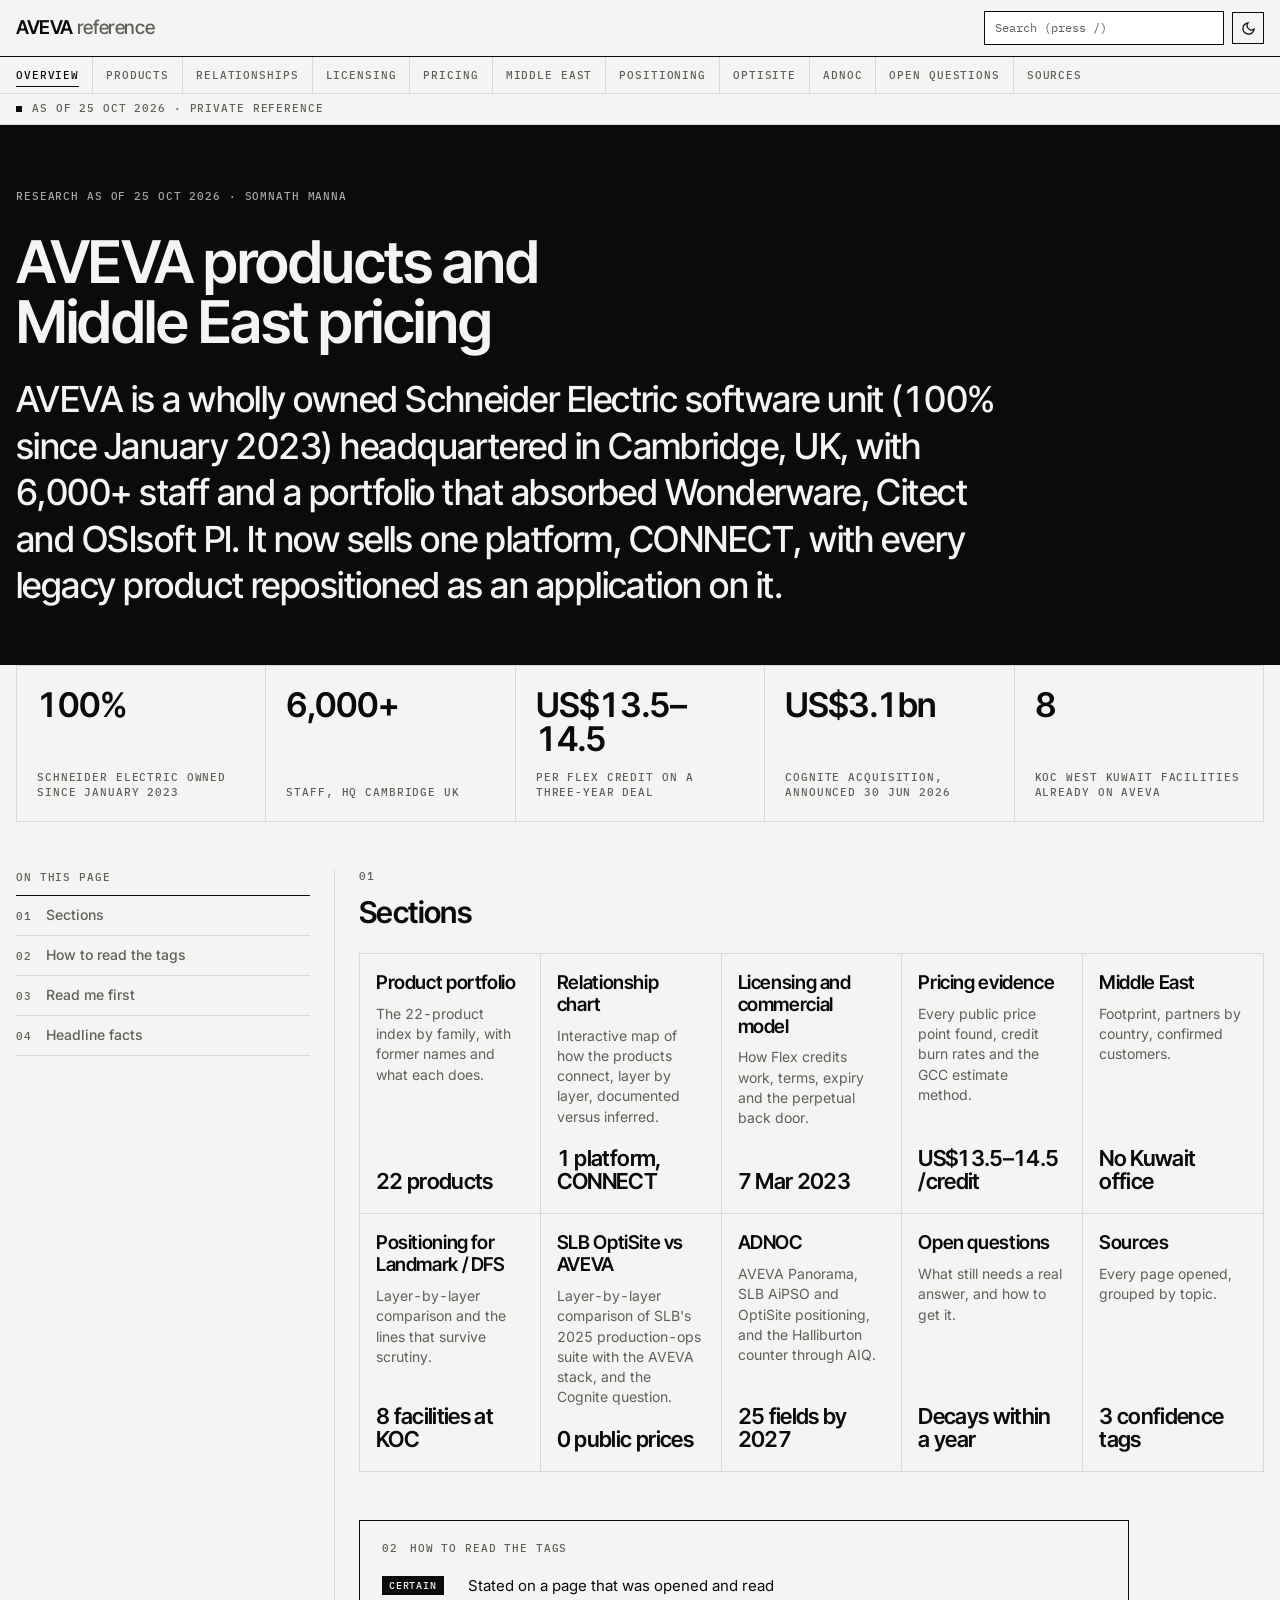
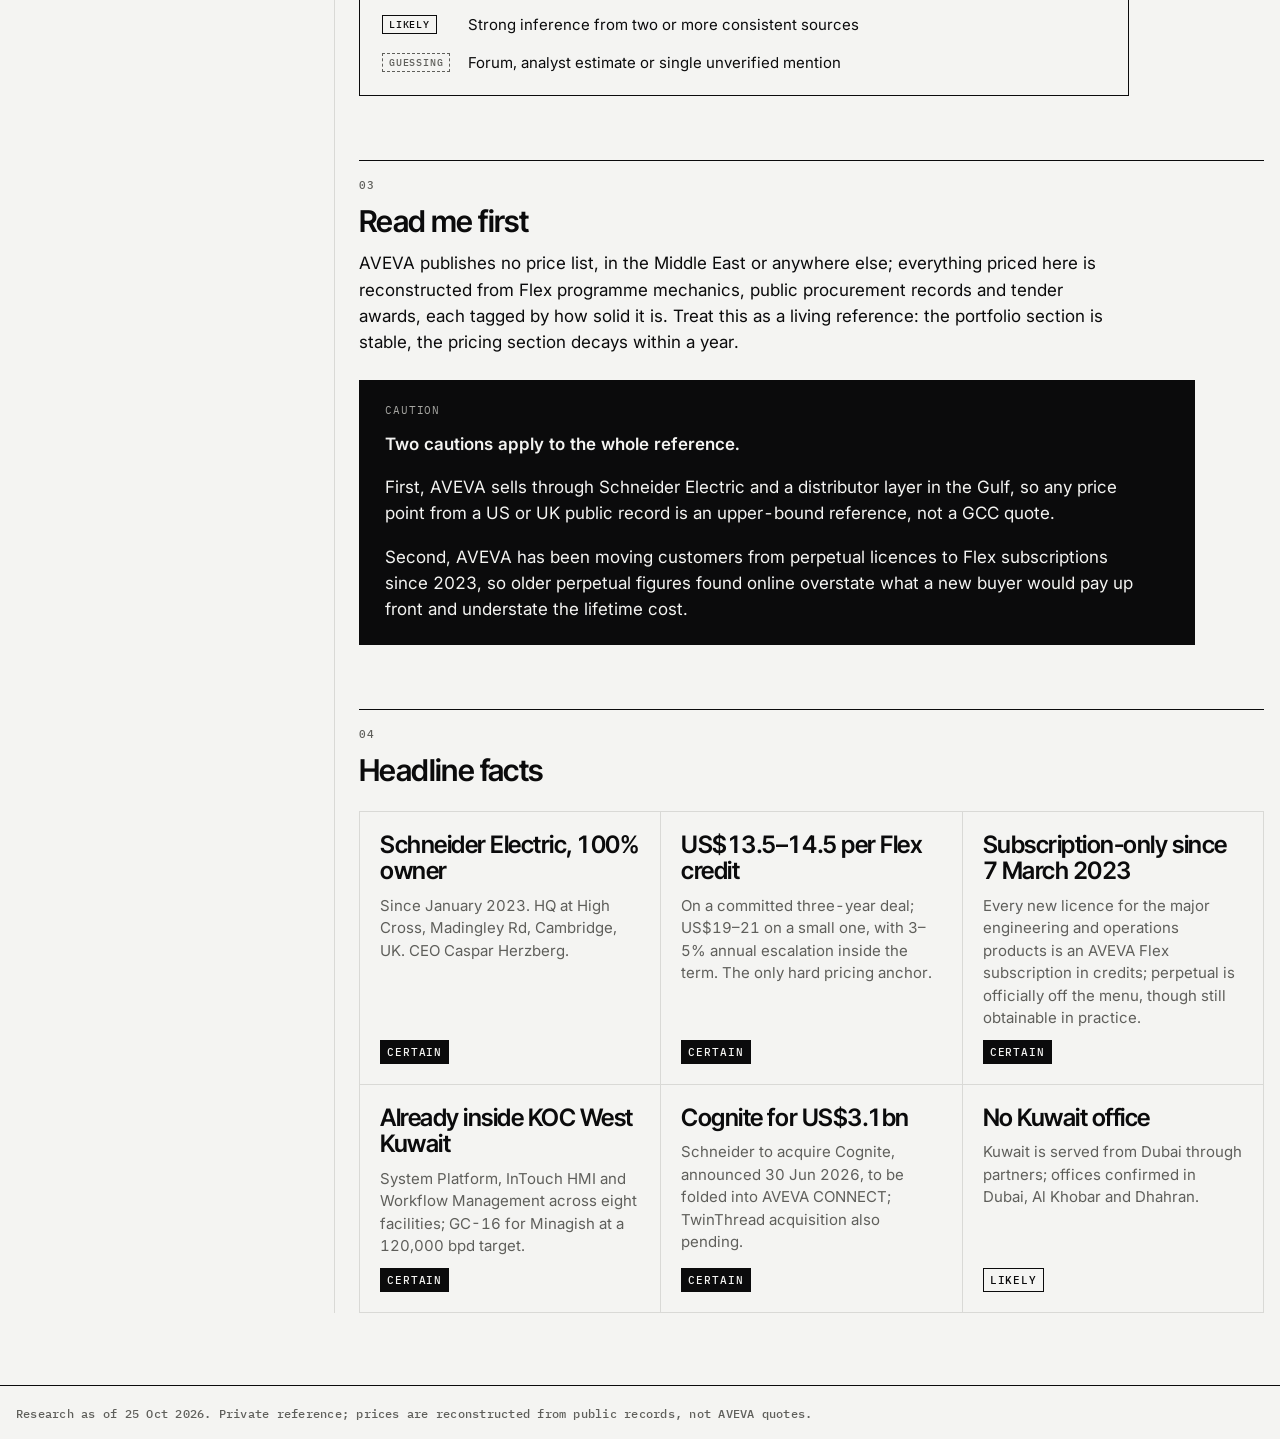
<file: index.html>
<!doctype html>
<html lang="en">
<head>
<meta charset="utf-8">
<meta name="viewport" content="width=device-width, initial-scale=1, viewport-fit=cover">
<title>Overview — AVEVA reference</title>
<meta name="description" content="AVEVA products and Middle East pricing: a private reference reconstructed from public records.">
<meta name="robots" content="noindex">
<link rel="preconnect" href="https://fonts.googleapis.com">
<link rel="preconnect" href="https://fonts.gstatic.com" crossorigin>
<link href="https://fonts.googleapis.com/css2?family=Inter+Tight:wght@500;600;700&family=Inter:wght@400;500;600&family=IBM+Plex+Mono:wght@400;500&display=swap" rel="stylesheet">
<link rel="stylesheet" href="assets/style.css">
<link rel="icon" href="data:image/svg+xml,%3Csvg xmlns='http://www.w3.org/2000/svg' viewBox='0 0 32 32'%3E%3Crect width='32' height='32' fill='%230B0B0C'/%3E%3Crect x='7' y='21' width='18' height='3' fill='%23F4F4F2'/%3E%3Crect x='7' y='14.5' width='18' height='3' fill='%23F4F4F2'/%3E%3Crect x='7' y='8' width='18' height='3' fill='%23F4F4F2'/%3E%3C/svg%3E">
<script>try{var t=localStorage.getItem('aveva-kb-theme');if(t)document.documentElement.setAttribute('data-theme',t);}catch(e){}</script>

</head>
<body>
<a class="skip" href="#main">Skip to content</a>
<header class="site-head">
  <div class="wrap head-row">
    <a class="brand" href="index.html">AVEVA <span>reference</span></a>
    <div class="head-tools">
      <div class="search-box">
        <input type="search" placeholder="Search (press /)" aria-label="Search the reference" autocomplete="off">
        <div class="search-results" role="listbox"></div>
      </div>
      <button class="btn theme-toggle" type="button" aria-label="Toggle dark or light theme" title="Toggle theme">
        <svg class="sun" viewBox="0 0 24 24" fill="none" stroke="currentColor" stroke-width="2" stroke-linecap="round"><circle cx="12" cy="12" r="4"/><path d="M12 2v2M12 20v2M4.9 4.9l1.4 1.4M17.7 17.7l1.4 1.4M2 12h2M20 12h2M4.9 19.1l1.4-1.4M17.7 6.3l1.4-1.4"/></svg>
        <svg class="moon" viewBox="0 0 24 24" fill="none" stroke="currentColor" stroke-width="2" stroke-linecap="round"><path d="M21 12.8A9 9 0 1 1 11.2 3a7 7 0 0 0 9.8 9.8z"/></svg>
      </button>
    </div>
  </div>
  <div class="nav-row"><div class="wrap"><nav class="primary" aria-label="Sections"><a href="index.html">Overview</a><a href="products.html">Products</a><a href="relationships.html">Relationships</a><a href="licensing.html">Licensing</a><a href="pricing.html">Pricing</a><a href="middle-east.html">Middle East</a><a href="positioning.html">Positioning</a><a href="optisite.html">OptiSite</a><a href="adnoc.html">ADNOC</a><a href="open-questions.html">Open questions</a><a href="sources.html">Sources</a></nav></div></div>
</header>
<div class="status-bar" role="note"><div class="wrap"><span class="dot" aria-hidden="true"></span>As of 25 Oct 2026 · private reference</div></div>
<main id="main">

<section class="band hero"><div class="wrap">
<p class="asof">Research as of 25 Oct 2026 · Somnath Manna</p>
<h1>AVEVA products and Middle East pricing</h1>
<p class="lede">AVEVA is a wholly owned Schneider Electric software unit (100% since January 2023) headquartered in Cambridge, UK, with 6,000+ staff and a portfolio that absorbed Wonderware, Citect and OSIsoft PI. It now sells one platform, CONNECT, with every legacy product repositioned as an application on it.</p>
</div></section>
<div class="wrap"><ul class="glance" aria-label="At a glance"><li><strong>100%</strong><small>Schneider Electric owned since January 2023</small></li><li><strong>6,000+</strong><small>staff, HQ Cambridge UK</small></li><li><strong>US$13.5–14.5</strong><small>per Flex credit on a three-year deal</small></li><li><strong>US$3.1bn</strong><small>Cognite acquisition, announced 30 Jun 2026</small></li><li><strong>8</strong><small>KOC West Kuwait facilities already on AVEVA</small></li></ul></div>
<div class="wrap page-grid">
<nav class="toc" aria-label="On this page"><span class="toc-title">On this page</span><ol><li><a href="#sections">Sections</a></li><li><a href="#legend-h">How to read the tags</a></li><li><a href="#read-me-first">Read me first</a></li><li><a href="#headline-facts">Headline facts</a></li></ol></nav>
<div class="page-body">
<h2 id="sections">Sections</h2>
<ul class="sections">
<li><a href="products.html">Product portfolio</a><span class="muted">The 22-product index by family, with former names and what each does.</span><span class="fig">22 products</span></li>
<li><a href="relationships.html">Relationship chart</a><span class="muted">Interactive map of how the products connect, layer by layer, documented versus inferred.</span><span class="fig">1 platform, CONNECT</span></li>
<li><a href="licensing.html">Licensing and commercial model</a><span class="muted">How Flex credits work, terms, expiry and the perpetual back door.</span><span class="fig">7 Mar 2023</span></li>
<li><a href="pricing.html">Pricing evidence</a><span class="muted">Every public price point found, credit burn rates and the GCC estimate method.</span><span class="fig">US$13.5–14.5 /credit</span></li>
<li><a href="middle-east.html">Middle East</a><span class="muted">Footprint, partners by country, confirmed customers.</span><span class="fig">No Kuwait office</span></li>
<li><a href="positioning.html">Positioning for Landmark / DFS</a><span class="muted">Layer-by-layer comparison and the lines that survive scrutiny.</span><span class="fig">8 facilities at KOC</span></li>
<li><a href="optisite.html">SLB OptiSite vs AVEVA</a><span class="muted">Layer-by-layer comparison of SLB's 2025 production-ops suite with the AVEVA stack, and the Cognite question.</span><span class="fig">0 public prices</span></li>
<li><a href="adnoc.html">ADNOC</a><span class="muted">AVEVA Panorama, SLB AiPSO and OptiSite positioning, and the Halliburton counter through AIQ.</span><span class="fig">25 fields by 2027</span></li>
<li><a href="open-questions.html">Open questions</a><span class="muted">What still needs a real answer, and how to get it.</span><span class="fig">Decays within a year</span></li>
<li><a href="sources.html">Sources</a><span class="muted">Every page opened, grouped by topic.</span><span class="fig">3 confidence tags</span></li>
</ul>
<section class="legend-hero" aria-labelledby="legend-h">
  <h2 id="legend-h">How to read the tags</h2>
  <dl>
    <dt><span class="tag tag-certain">Certain</span></dt><dd>Stated on a page that was opened and read</dd>
    <dt><span class="tag tag-likely">Likely</span></dt><dd>Strong inference from two or more consistent sources</dd>
    <dt><span class="tag tag-guessing">Guessing</span></dt><dd>Forum, analyst estimate or single unverified mention</dd>
  </dl>
</section>

<h2 id="read-me-first">Read me first</h2>
<p>AVEVA publishes no price list, in the Middle East or anywhere else; everything priced here is reconstructed from Flex programme mechanics, public procurement records and tender awards, each tagged by how solid it is. Treat this as a living reference: the portfolio section is stable, the pricing section decays within a year.</p>
<div class="caution">
  <p><strong>Two cautions apply to the whole reference.</strong></p>
  <p>First, AVEVA sells through Schneider Electric and a distributor layer in the Gulf, so any price point from a US or UK public record is an upper-bound reference, not a GCC quote.</p>
  <p>Second, AVEVA has been moving customers from perpetual licences to Flex subscriptions since 2023, so older perpetual figures found online overstate what a new buyer would pay up front and understate the lifetime cost.</p>
</div>

<h2 id="headline-facts">Headline facts</h2>
<ul class="facts">
  <li><strong>Schneider Electric, 100% owner</strong> Since January 2023. HQ at High Cross, Madingley Rd, Cambridge, UK. CEO Caspar Herzberg. <span class="tag tag-certain">Certain</span></li>
  <li><strong>US$13.5–14.5 per Flex credit</strong> On a committed three-year deal; US$19–21 on a small one, with 3–5% annual escalation inside the term. The only hard pricing anchor. <span class="tag tag-certain">Certain</span></li>
  <li><strong>Subscription-only since 7 March 2023</strong> Every new licence for the major engineering and operations products is an AVEVA Flex subscription in credits; perpetual is officially off the menu, though still obtainable in practice. <span class="tag tag-certain">Certain</span></li>
  <li><strong>Already inside KOC West Kuwait</strong> System Platform, InTouch HMI and Workflow Management across eight facilities; GC-16 for Minagish at a 120,000 bpd target. <span class="tag tag-certain">Certain</span></li>
  <li><strong>Cognite for US$3.1bn</strong> Schneider to acquire Cognite, announced 30 Jun 2026, to be folded into AVEVA CONNECT; TwinThread acquisition also pending. <span class="tag tag-certain">Certain</span></li>
  <li><strong>No Kuwait office</strong> Kuwait is served from Dubai through partners; offices confirmed in Dubai, Al Khobar and Dhahran. <span class="tag tag-likely">Likely</span></li>
</ul>
</div>
</div>
</main>
<footer class="site-foot"><div class="wrap">Research as of 25 Oct 2026. Private reference; prices are reconstructed from public records, not AVEVA quotes.</div></footer>
<script src="assets/site.js"></script>
<script src="assets/search-index.js"></script>
<script src="assets/search.js"></script>

</body>
</html>
</file>
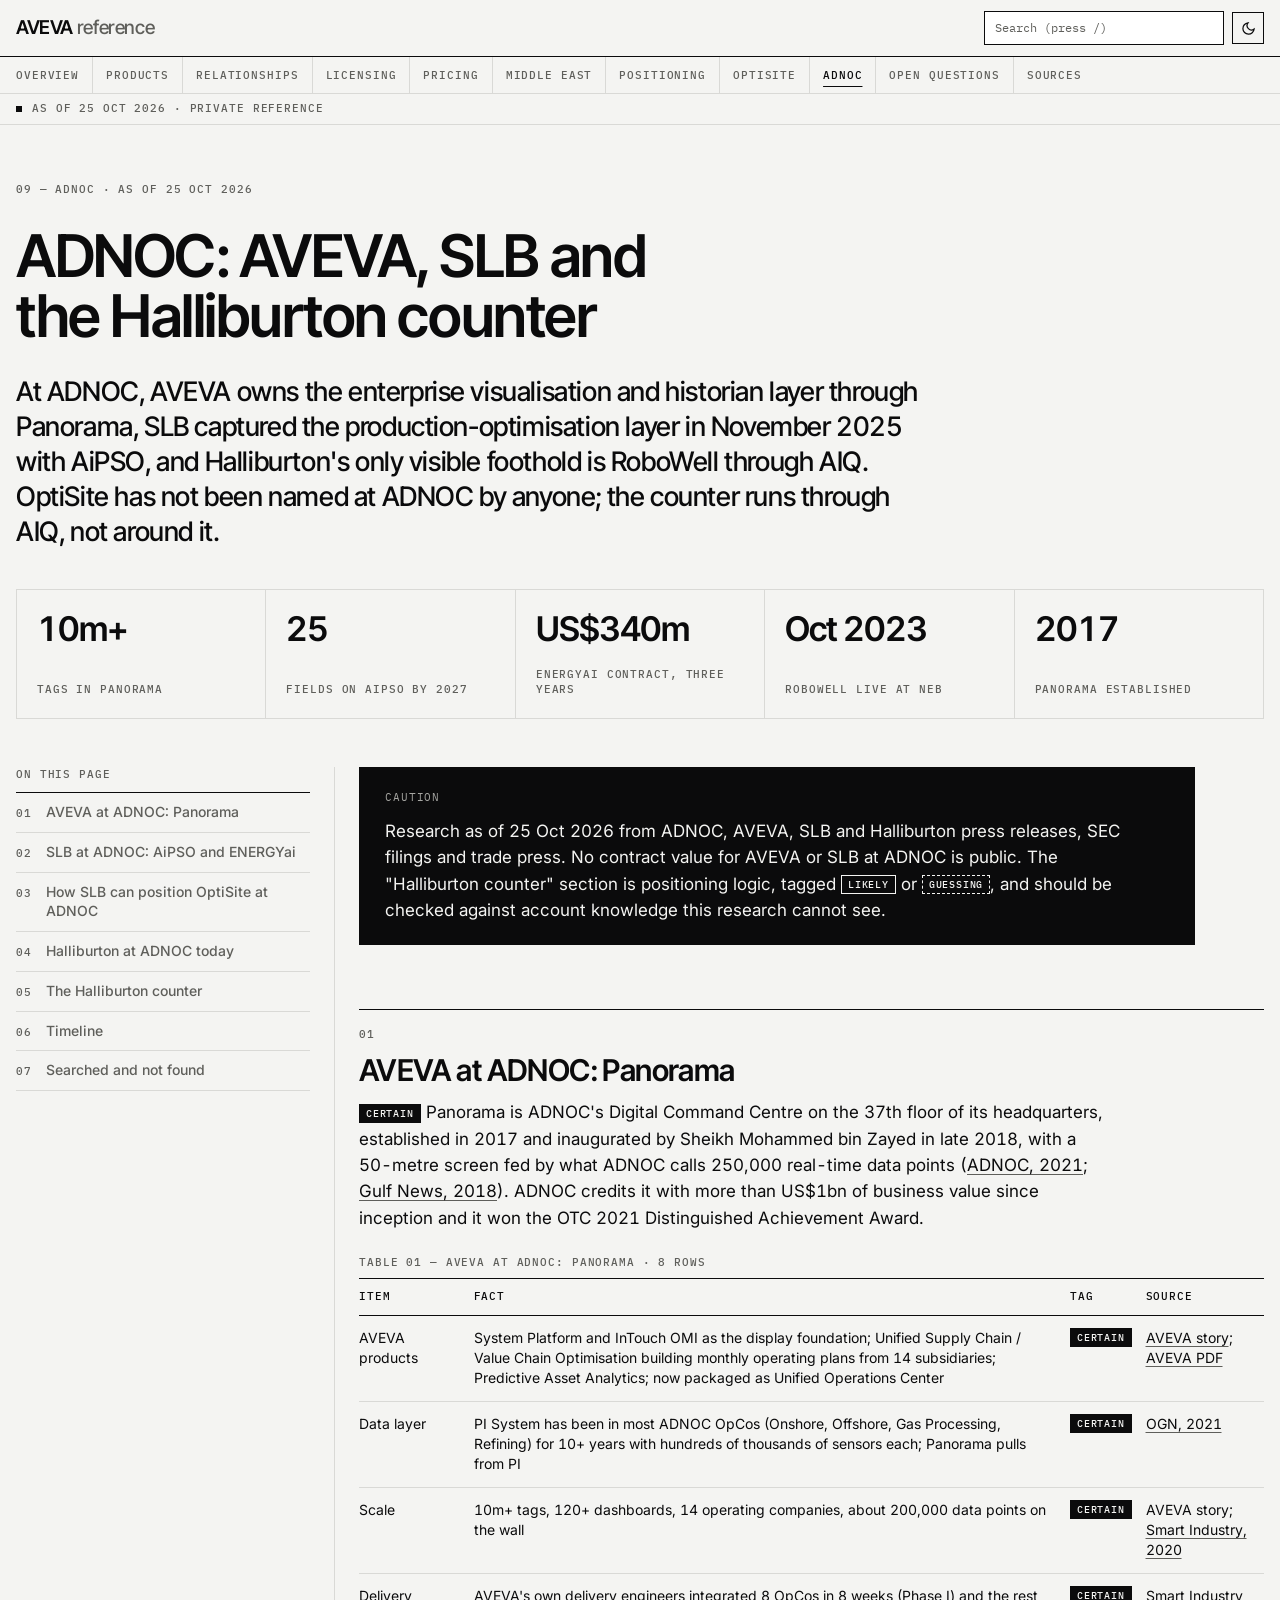
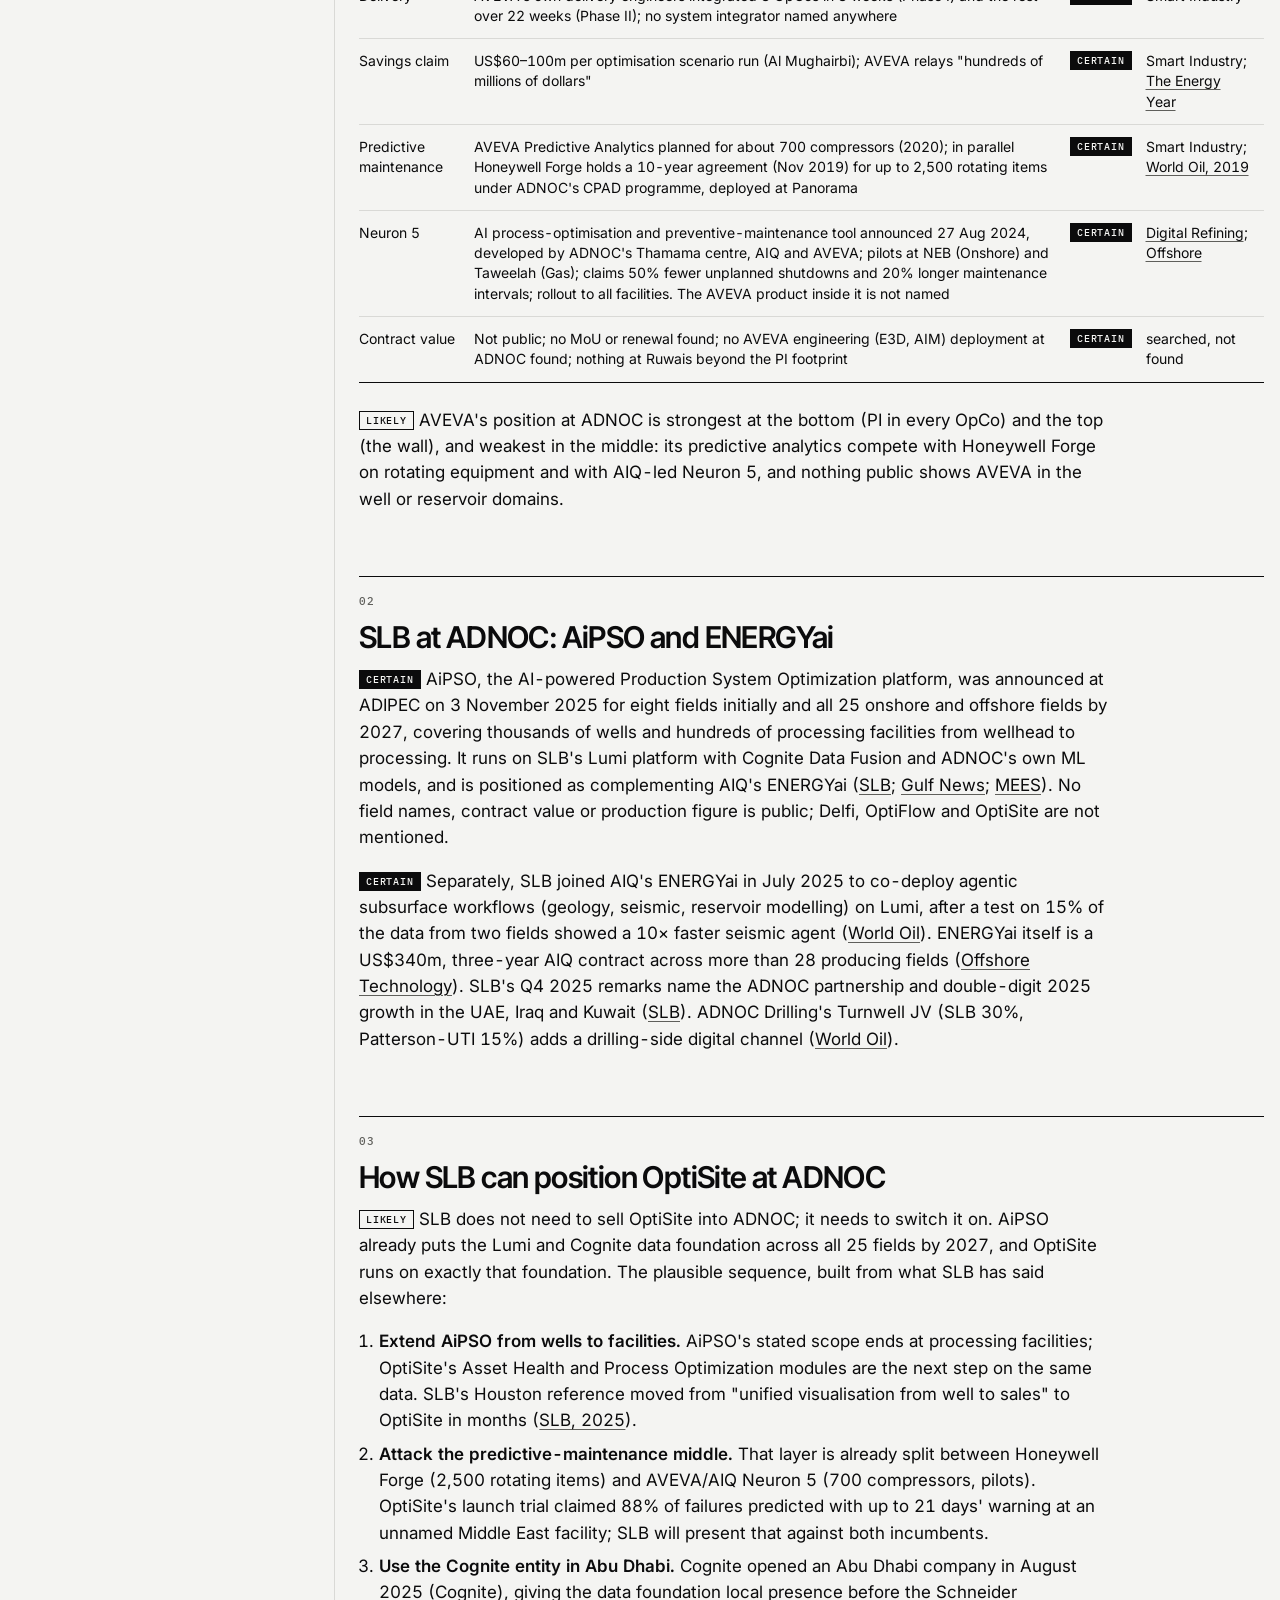
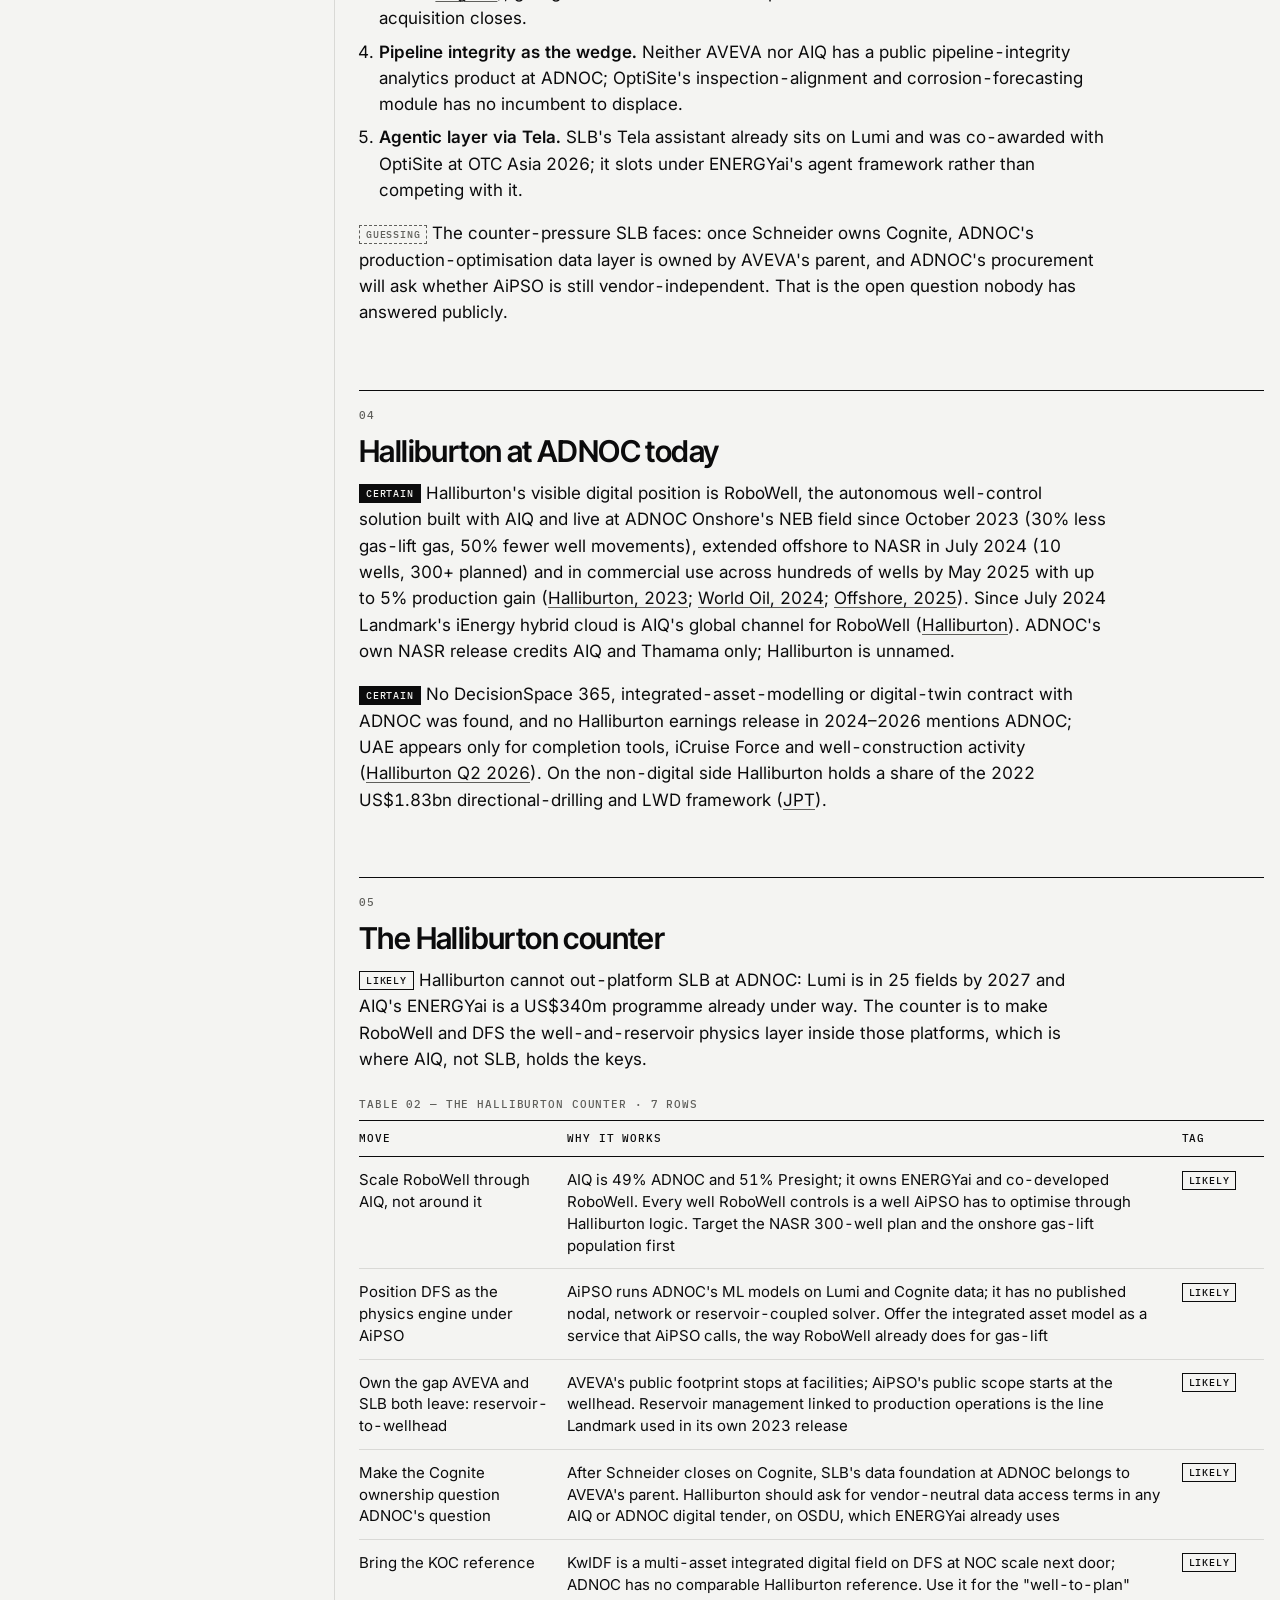
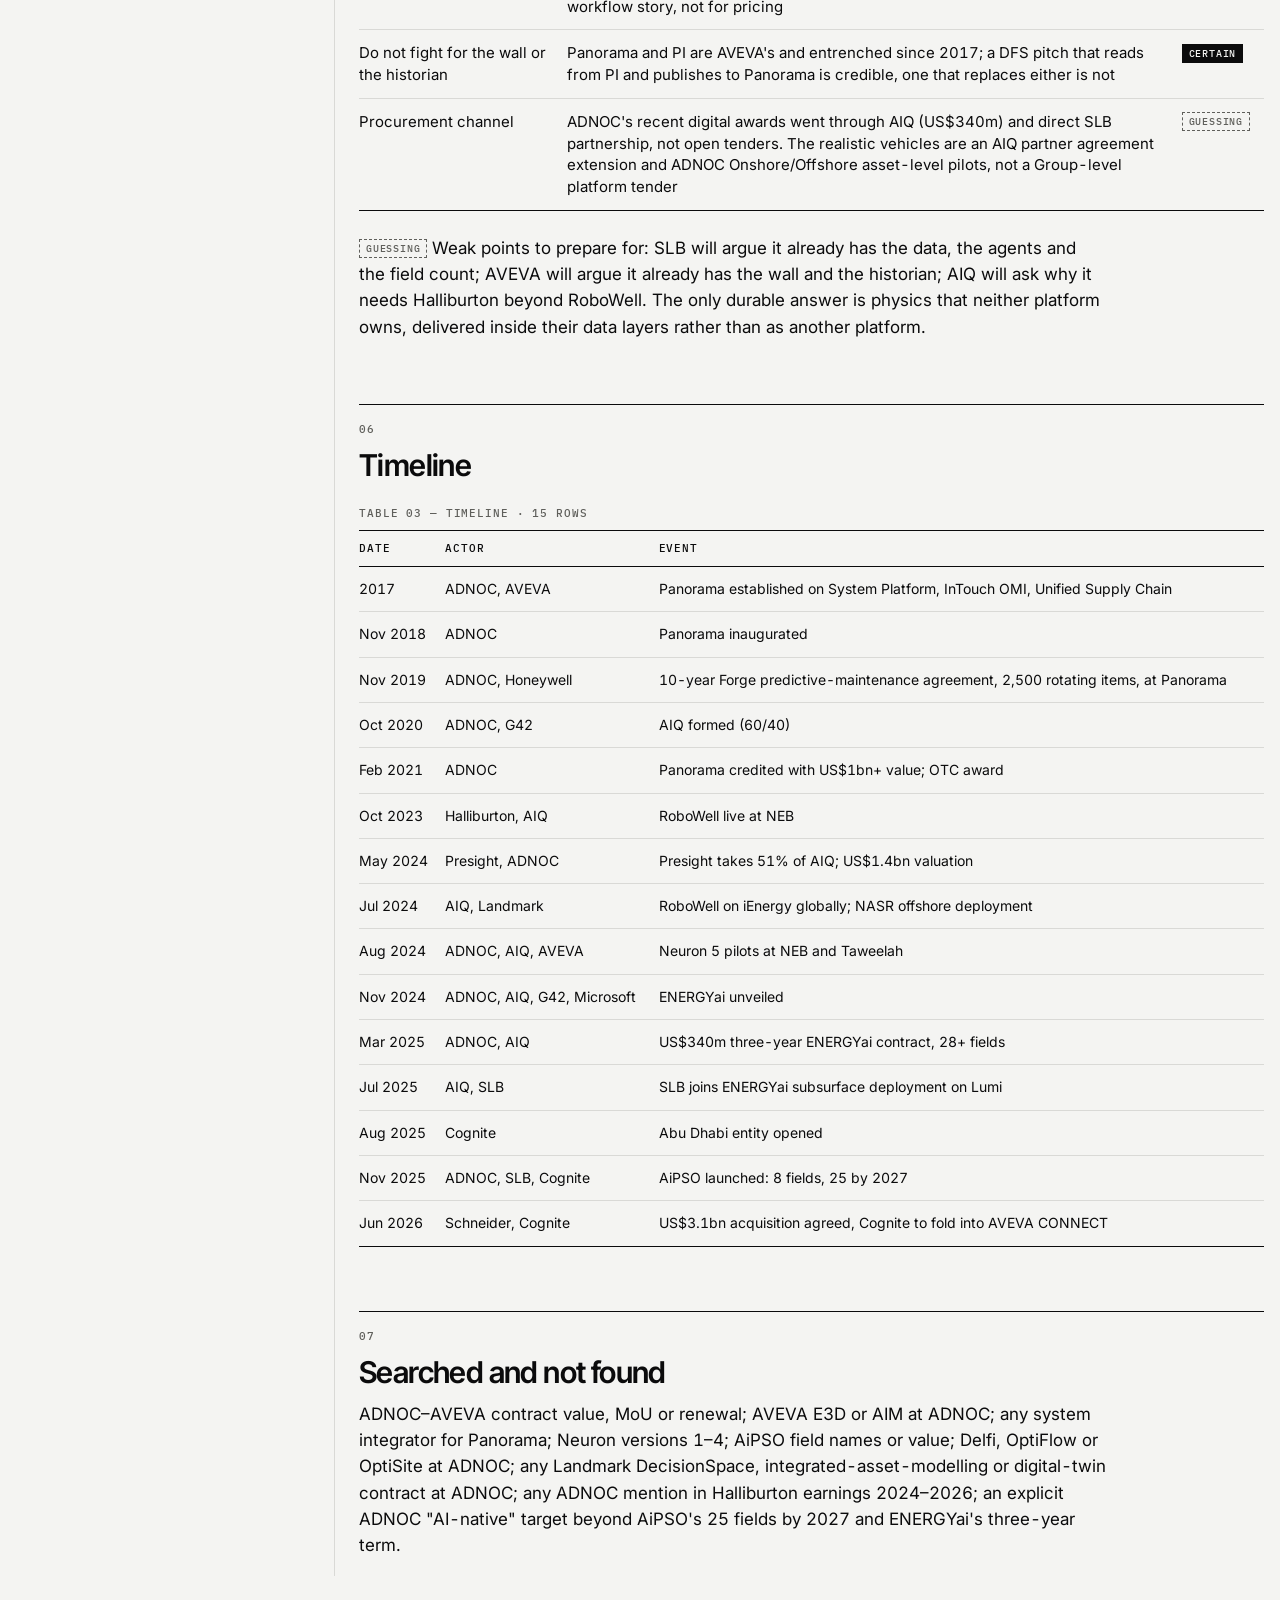
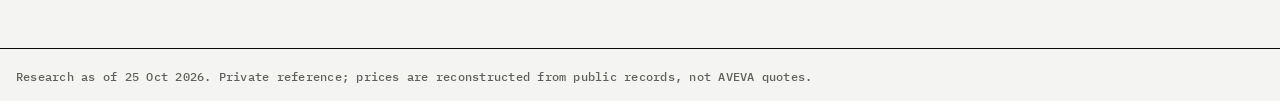
<file: adnoc.html>
<!doctype html>
<html lang="en">
<head>
<meta charset="utf-8">
<meta name="viewport" content="width=device-width, initial-scale=1, viewport-fit=cover">
<title>ADNOC — AVEVA reference</title>
<meta name="description" content="ADNOC: AVEVA Panorama, SLB AiPSO and OptiSite positioning, and the Halliburton counter.">
<meta name="robots" content="noindex">
<link rel="preconnect" href="https://fonts.googleapis.com">
<link rel="preconnect" href="https://fonts.gstatic.com" crossorigin>
<link href="https://fonts.googleapis.com/css2?family=Inter+Tight:wght@500;600;700&family=Inter:wght@400;500;600&family=IBM+Plex+Mono:wght@400;500&display=swap" rel="stylesheet">
<link rel="stylesheet" href="assets/style.css">
<link rel="icon" href="data:image/svg+xml,%3Csvg xmlns='http://www.w3.org/2000/svg' viewBox='0 0 32 32'%3E%3Crect width='32' height='32' fill='%230B0B0C'/%3E%3Crect x='7' y='21' width='18' height='3' fill='%23F4F4F2'/%3E%3Crect x='7' y='14.5' width='18' height='3' fill='%23F4F4F2'/%3E%3Crect x='7' y='8' width='18' height='3' fill='%23F4F4F2'/%3E%3C/svg%3E">
<script>try{var t=localStorage.getItem('aveva-kb-theme');if(t)document.documentElement.setAttribute('data-theme',t);}catch(e){}</script>

</head>
<body>
<a class="skip" href="#main">Skip to content</a>
<header class="site-head">
  <div class="wrap head-row">
    <a class="brand" href="index.html">AVEVA <span>reference</span></a>
    <div class="head-tools">
      <div class="search-box">
        <input type="search" placeholder="Search (press /)" aria-label="Search the reference" autocomplete="off">
        <div class="search-results" role="listbox"></div>
      </div>
      <button class="btn theme-toggle" type="button" aria-label="Toggle dark or light theme" title="Toggle theme">
        <svg class="sun" viewBox="0 0 24 24" fill="none" stroke="currentColor" stroke-width="2" stroke-linecap="round"><circle cx="12" cy="12" r="4"/><path d="M12 2v2M12 20v2M4.9 4.9l1.4 1.4M17.7 17.7l1.4 1.4M2 12h2M20 12h2M4.9 19.1l1.4-1.4M17.7 6.3l1.4-1.4"/></svg>
        <svg class="moon" viewBox="0 0 24 24" fill="none" stroke="currentColor" stroke-width="2" stroke-linecap="round"><path d="M21 12.8A9 9 0 1 1 11.2 3a7 7 0 0 0 9.8 9.8z"/></svg>
      </button>
    </div>
  </div>
  <div class="nav-row"><div class="wrap"><nav class="primary" aria-label="Sections"><a href="index.html">Overview</a><a href="products.html">Products</a><a href="relationships.html">Relationships</a><a href="licensing.html">Licensing</a><a href="pricing.html">Pricing</a><a href="middle-east.html">Middle East</a><a href="positioning.html">Positioning</a><a href="optisite.html">OptiSite</a><a href="adnoc.html">ADNOC</a><a href="open-questions.html">Open questions</a><a href="sources.html">Sources</a></nav></div></div>
</header>
<div class="status-bar" role="note"><div class="wrap"><span class="dot" aria-hidden="true"></span>As of 25 Oct 2026 · private reference</div></div>
<main id="main">

<section class="page-head wrap" data-kicker="09 — ADNOC · AS OF 25 OCT 2026">
<h1>ADNOC: AVEVA, SLB and the Halliburton counter</h1>
<p class="lede">At ADNOC, AVEVA owns the enterprise visualisation and historian layer through Panorama, SLB captured the production-optimisation layer in November 2025 with AiPSO, and Halliburton's only visible foothold is RoboWell through AIQ. OptiSite has not been named at ADNOC by anyone; the counter runs through AIQ, not around it.</p>
</section>
<div class="wrap"><ul class="glance" aria-label="At a glance"><li><strong>10m+</strong><small>tags in Panorama</small></li><li><strong>25</strong><small>fields on AiPSO by 2027</small></li><li><strong>US$340m</strong><small>ENERGYai contract, three years</small></li><li><strong>Oct 2023</strong><small>RoboWell live at NEB</small></li><li><strong>2017</strong><small>Panorama established</small></li></ul></div>
<div class="wrap page-grid">
<nav class="toc" aria-label="On this page"><span class="toc-title">On this page</span><ol><li><a href="#panorama">AVEVA at ADNOC: Panorama</a></li><li><a href="#slb">SLB at ADNOC: AiPSO and ENERGYai</a></li><li><a href="#optisite-play">How SLB can position OptiSite at ADNOC</a></li><li><a href="#halliburton">Halliburton at ADNOC today</a></li><li><a href="#counter">The Halliburton counter</a></li><li><a href="#timeline">Timeline</a></li><li><a href="#not-found">Searched and not found</a></li></ol></nav>
<div class="page-body">
<div class="caution"><p>Research as of 25 Oct 2026 from ADNOC, AVEVA, SLB and Halliburton press releases, SEC filings and trade press. No contract value for AVEVA or SLB at ADNOC is public. The "Halliburton counter" section is positioning logic, tagged <span class="tag tag-likely">Likely</span> or <span class="tag tag-guessing">Guessing</span>, and should be checked against account knowledge this research cannot see.</p></div>

<h2 id="panorama">AVEVA at ADNOC: Panorama</h2>
<p><span class="tag tag-certain">Certain</span> Panorama is ADNOC's Digital Command Centre on the 37th floor of its headquarters, established in 2017 and inaugurated by Sheikh Mohammed bin Zayed in late 2018, with a 50-metre screen fed by what ADNOC calls 250,000 real-time data points (<a href="https://www.adnoc.ae/en/news-and-media/press-releases/2021/adnoc-wins-industry-technology-award-for-its-panorama-digital-command-center">ADNOC, 2021</a>; <a href="https://gulfnews.com/business/mohammad-bin-zayed-inaugurates-adnoc-panorama-centre-1.2123449">Gulf News, 2018</a>). ADNOC credits it with more than US$1bn of business value since inception and it won the OTC 2021 Distinguished Achievement Award.</p>
<p class="table-cap" data-cap="Table 01 — AVEVA at ADNOC: Panorama · 8 rows" aria-hidden="true"></p>
<div class="table-wrap compact">
<table>
<thead><tr><th>Item</th><th>Fact</th><th>Tag</th><th>Source</th></tr></thead>
<tbody>
<tr><td>AVEVA products</td><td>System Platform and InTouch OMI as the display foundation; Unified Supply Chain / Value Chain Optimisation building monthly operating plans from 14 subsidiaries; Predictive Asset Analytics; now packaged as Unified Operations Center</td><td><span class="tag tag-certain">Certain</span></td><td><a href="https://www.aveva.com/en/perspectives/success-stories/adnoc">AVEVA story</a>; <a href="https://www.aveva.com/content/dam/aveva/documents/articles/AVEVA_ADNOC_Summary_0919_V2.pdf">AVEVA PDF</a></td></tr>
<tr><td>Data layer</td><td>PI System has been in most ADNOC OpCos (Onshore, Offshore, Gas Processing, Refining) for 10+ years with hundreds of thousands of sensors each; Panorama pulls from PI</td><td><span class="tag tag-certain">Certain</span></td><td><a href="https://ognnews.com/Article/45393/Digital_firms_need_to_keep_up_with_industry's_ever-changing_demand">OGN, 2021</a></td></tr>
<tr><td>Scale</td><td>10m+ tags, 120+ dashboards, 14 operating companies, about 200,000 data points on the wall</td><td><span class="tag tag-certain">Certain</span></td><td>AVEVA story; <a href="https://www.smartindustry.com/benefits-of-transformation/advanced-control/article/11296896/adnoc-pioneering-oil-gas-40">Smart Industry, 2020</a></td></tr>
<tr><td>Delivery</td><td>AVEVA's own delivery engineers integrated 8 OpCos in 8 weeks (Phase I) and the rest over 22 weeks (Phase II); no system integrator named anywhere</td><td><span class="tag tag-certain">Certain</span></td><td>Smart Industry</td></tr>
<tr><td>Savings claim</td><td>US$60–100m per optimisation scenario run (Al Mughairbi); AVEVA relays "hundreds of millions of dollars"</td><td><span class="tag tag-certain">Certain</span></td><td>Smart Industry; <a href="https://theenergyyear.com/articles/drivers-of-digital-transformation/">The Energy Year</a></td></tr>
<tr><td>Predictive maintenance</td><td>AVEVA Predictive Analytics planned for about 700 compressors (2020); in parallel Honeywell Forge holds a 10-year agreement (Nov 2019) for up to 2,500 rotating items under ADNOC's CPAD programme, deployed at Panorama</td><td><span class="tag tag-certain">Certain</span></td><td>Smart Industry; <a href="https://worldoil.com/news/2019/11/21/adnoc-honeywell-embark-on-one-of-the-industry-s-largest-predictive-maintenance-projects/">World Oil, 2019</a></td></tr>
<tr><td>Neuron 5</td><td>AI process-optimisation and preventive-maintenance tool announced 27 Aug 2024, developed by ADNOC's Thamama centre, AIQ and AVEVA; pilots at NEB (Onshore) and Taweelah (Gas); claims 50% fewer unplanned shutdowns and 20% longer maintenance intervals; rollout to all facilities. The AVEVA product inside it is not named</td><td><span class="tag tag-certain">Certain</span></td><td><a href="https://www.digitalrefining.com/news/1008011/adnoc-deploys-pioneering-ai-enabled-process-optimization-technology">Digital Refining</a>; <a href="https://www.offshore-mag.com/business-briefs/equipment-engineering/news/55137268/adnoc-adnoc-targets-efficiency-gains-via-neuron-5-ai-tool">Offshore</a></td></tr>
<tr><td>Contract value</td><td>Not public; no MoU or renewal found; no AVEVA engineering (E3D, AIM) deployment at ADNOC found; nothing at Ruwais beyond the PI footprint</td><td><span class="tag tag-certain">Certain</span></td><td>searched, not found</td></tr>
</tbody>
</table>
</div>
<p><span class="tag tag-likely">Likely</span> AVEVA's position at ADNOC is strongest at the bottom (PI in every OpCo) and the top (the wall), and weakest in the middle: its predictive analytics compete with Honeywell Forge on rotating equipment and with AIQ-led Neuron 5, and nothing public shows AVEVA in the well or reservoir domains.</p>

<h2 id="slb">SLB at ADNOC: AiPSO and ENERGYai</h2>
<p><span class="tag tag-certain">Certain</span> AiPSO, the AI-powered Production System Optimization platform, was announced at ADIPEC on 3 November 2025 for eight fields initially and all 25 onshore and offshore fields by 2027, covering thousands of wells and hundreds of processing facilities from wellhead to processing. It runs on SLB's Lumi platform with Cognite Data Fusion and ADNOC's own ML models, and is positioned as complementing AIQ's ENERGYai (<a href="https://www.slb.com/newsroom/updates/2025/2025-adnoc-slb-aipso-update">SLB</a>; <a href="https://gulfnews.com/business/energy/adnoc-gets-new-ai-platform-inks-three-robotics-deals-at-adipec-2025-1.500331929">Gulf News</a>; <a href="https://www.mees.com/2025/11/7/corporate/adnoc-partners-with-slb-to-boost-upstream-productivity/2937f900-bbe4-11f0-aff7-5bb64d0ee689">MEES</a>). No field names, contract value or production figure is public; Delfi, OptiFlow and OptiSite are not mentioned.</p>
<p><span class="tag tag-certain">Certain</span> Separately, SLB joined AIQ's ENERGYai in July 2025 to co-deploy agentic subsurface workflows (geology, seismic, reservoir modelling) on Lumi, after a test on 15% of the data from two fields showed a 10× faster seismic agent (<a href="https://worldoil.com/news/2025/8/7/slb-aiq-to-deploy-agentic-ai-across-adnoc-s-subsurface-operations/">World Oil</a>). ENERGYai itself is a US$340m, three-year AIQ contract across more than 28 producing fields (<a href="https://www.offshore-technology.com/news/adnoc-secures-340m-ai-deployment-contract/">Offshore Technology</a>). SLB's Q4 2025 remarks name the ADNOC partnership and double-digit 2025 growth in the UAE, Iraq and Kuwait (<a href="https://investorcenter.slb.com/static-files/b47909ec-13c4-4c09-a29b-853b04eb6558">SLB</a>). ADNOC Drilling's Turnwell JV (SLB 30%, Patterson-UTI 15%) adds a drilling-side digital channel (<a href="https://www.worldoil.com/news/2024/9/30/adnoc-slb-patterson-uti-partner-to-accelerate-uae-s-unconventional-oil-and-gas-program-under-turnwell-industries-name/">World Oil</a>).</p>

<h2 id="optisite-play">How SLB can position OptiSite at ADNOC</h2>
<p><span class="tag tag-likely">Likely</span> SLB does not need to sell OptiSite into ADNOC; it needs to switch it on. AiPSO already puts the Lumi and Cognite data foundation across all 25 fields by 2027, and OptiSite runs on exactly that foundation. The plausible sequence, built from what SLB has said elsewhere:</p>
<ol>
<li><strong>Extend AiPSO from wells to facilities.</strong> AiPSO's stated scope ends at processing facilities; OptiSite's Asset Health and Process Optimization modules are the next step on the same data. SLB's Houston reference moved from "unified visualisation from well to sales" to OptiSite in months (<a href="https://www.slb.com/newsroom/updates/2025/slb-partners-with-independent-energy-company-to-pave-way-for-ai-driven-autonomous-operations">SLB, 2025</a>).</li>
<li><strong>Attack the predictive-maintenance middle.</strong> That layer is already split between Honeywell Forge (2,500 rotating items) and AVEVA/AIQ Neuron 5 (700 compressors, pilots). OptiSite's launch trial claimed 88% of failures predicted with up to 21 days' warning at an unnamed Middle East facility; SLB will present that against both incumbents.</li>
<li><strong>Use the Cognite entity in Abu Dhabi.</strong> Cognite opened an Abu Dhabi company in August 2025 (<a href="https://www.cognite.com/en/company/newsroom/cognite-expands-global-footprint-with-new-abu-dhabi-entity-to-accelerate-industrial-ai-adoption">Cognite</a>), giving the data foundation local presence before the Schneider acquisition closes.</li>
<li><strong>Pipeline integrity as the wedge.</strong> Neither AVEVA nor AIQ has a public pipeline-integrity analytics product at ADNOC; OptiSite's inspection-alignment and corrosion-forecasting module has no incumbent to displace.</li>
<li><strong>Agentic layer via Tela.</strong> SLB's Tela assistant already sits on Lumi and was co-awarded with OptiSite at OTC Asia 2026; it slots under ENERGYai's agent framework rather than competing with it.</li>
</ol>
<p><span class="tag tag-guessing">Guessing</span> The counter-pressure SLB faces: once Schneider owns Cognite, ADNOC's production-optimisation data layer is owned by AVEVA's parent, and ADNOC's procurement will ask whether AiPSO is still vendor-independent. That is the open question nobody has answered publicly.</p>

<h2 id="halliburton">Halliburton at ADNOC today</h2>
<p><span class="tag tag-certain">Certain</span> Halliburton's visible digital position is RoboWell, the autonomous well-control solution built with AIQ and live at ADNOC Onshore's NEB field since October 2023 (30% less gas-lift gas, 50% fewer well movements), extended offshore to NASR in July 2024 (10 wells, 300+ planned) and in commercial use across hundreds of wells by May 2025 with up to 5% production gain (<a href="https://www.halliburton.com/en/about-us/press-release/world-first-ai-enabled-technology-successfully-implemented-by-aiq-and-halliburton-in-adnoc-upstream-operations">Halliburton, 2023</a>; <a href="https://worldoil.com/news/2024/7/14/adnoc-deploys-aiq-s-pioneering-ai-well-control-solution-robowell-across-fully-digital-offshore-field">World Oil, 2024</a>; <a href="https://www.offshore-mag.com/business-briefs/equipment-engineering/article/55288602/aiq-otc-2025-autonomous-capabilities-provide-offshore-operations-with-a-new-lease-of-life">Offshore, 2025</a>). Since July 2024 Landmark's iEnergy hybrid cloud is AIQ's global channel for RoboWell (<a href="https://halliburton.com/en/about-us/press-release/aiq-halliburton-global-ienergy-partner-agreement-robowell-autonomous-well-control">Halliburton</a>). ADNOC's own NASR release credits AIQ and Thamama only; Halliburton is unnamed.</p>
<p><span class="tag tag-certain">Certain</span> No DecisionSpace 365, integrated-asset-modelling or digital-twin contract with ADNOC was found, and no Halliburton earnings release in 2024–2026 mentions ADNOC; UAE appears only for completion tools, iCruise Force and well-construction activity (<a href="https://www.sec.gov/Archives/edgar/data/0000045012/000004501226000057/livemastererdocument.htm">Halliburton Q2 2026</a>). On the non-digital side Halliburton holds a share of the 2022 US$1.83bn directional-drilling and LWD framework (<a href="https://jpt.spe.org/adnoc-taps-schlumberger-weatherford-halliburton-in-new-directional-drilling-lwd-contracts">JPT</a>).</p>

<h2 id="counter">The Halliburton counter</h2>
<p><span class="tag tag-likely">Likely</span> Halliburton cannot out-platform SLB at ADNOC: Lumi is in 25 fields by 2027 and AIQ's ENERGYai is a US$340m programme already under way. The counter is to make RoboWell and DFS the well-and-reservoir physics layer inside those platforms, which is where AIQ, not SLB, holds the keys.</p>
<p class="table-cap" data-cap="Table 02 — The Halliburton counter · 7 rows" aria-hidden="true"></p>
<div class="table-wrap">
<table>
<thead><tr><th>Move</th><th>Why it works</th><th>Tag</th></tr></thead>
<tbody>
<tr><td>Scale RoboWell through AIQ, not around it</td><td>AIQ is 49% ADNOC and 51% Presight; it owns ENERGYai and co-developed RoboWell. Every well RoboWell controls is a well AiPSO has to optimise through Halliburton logic. Target the NASR 300-well plan and the onshore gas-lift population first</td><td><span class="tag tag-likely">Likely</span></td></tr>
<tr><td>Position DFS as the physics engine under AiPSO</td><td>AiPSO runs ADNOC's ML models on Lumi and Cognite data; it has no published nodal, network or reservoir-coupled solver. Offer the integrated asset model as a service that AiPSO calls, the way RoboWell already does for gas-lift</td><td><span class="tag tag-likely">Likely</span></td></tr>
<tr><td>Own the gap AVEVA and SLB both leave: reservoir-to-wellhead</td><td>AVEVA's public footprint stops at facilities; AiPSO's public scope starts at the wellhead. Reservoir management linked to production operations is the line Landmark used in its own 2023 release</td><td><span class="tag tag-likely">Likely</span></td></tr>
<tr><td>Make the Cognite ownership question ADNOC's question</td><td>After Schneider closes on Cognite, SLB's data foundation at ADNOC belongs to AVEVA's parent. Halliburton should ask for vendor-neutral data access terms in any AIQ or ADNOC digital tender, on OSDU, which ENERGYai already uses</td><td><span class="tag tag-likely">Likely</span></td></tr>
<tr><td>Bring the KOC reference</td><td>KwIDF is a multi-asset integrated digital field on DFS at NOC scale next door; ADNOC has no comparable Halliburton reference. Use it for the "well-to-plan" workflow story, not for pricing</td><td><span class="tag tag-likely">Likely</span></td></tr>
<tr><td>Do not fight for the wall or the historian</td><td>Panorama and PI are AVEVA's and entrenched since 2017; a DFS pitch that reads from PI and publishes to Panorama is credible, one that replaces either is not</td><td><span class="tag tag-certain">Certain</span></td></tr>
<tr><td>Procurement channel</td><td>ADNOC's recent digital awards went through AIQ (US$340m) and direct SLB partnership, not open tenders. The realistic vehicles are an AIQ partner agreement extension and ADNOC Onshore/Offshore asset-level pilots, not a Group-level platform tender</td><td><span class="tag tag-guessing">Guessing</span></td></tr>
</tbody>
</table>
</div>
<p><span class="tag tag-guessing">Guessing</span> Weak points to prepare for: SLB will argue it already has the data, the agents and the field count; AVEVA will argue it already has the wall and the historian; AIQ will ask why it needs Halliburton beyond RoboWell. The only durable answer is physics that neither platform owns, delivered inside their data layers rather than as another platform.</p>

<h2 id="timeline">Timeline</h2>
<p class="table-cap" data-cap="Table 03 — Timeline · 15 rows" aria-hidden="true"></p>
<div class="table-wrap compact">
<table>
<thead><tr><th>Date</th><th>Actor</th><th>Event</th></tr></thead>
<tbody>
<tr><td>2017</td><td>ADNOC, AVEVA</td><td>Panorama established on System Platform, InTouch OMI, Unified Supply Chain</td></tr>
<tr><td>Nov 2018</td><td>ADNOC</td><td>Panorama inaugurated</td></tr>
<tr><td>Nov 2019</td><td>ADNOC, Honeywell</td><td>10-year Forge predictive-maintenance agreement, 2,500 rotating items, at Panorama</td></tr>
<tr><td>Oct 2020</td><td>ADNOC, G42</td><td>AIQ formed (60/40)</td></tr>
<tr><td>Feb 2021</td><td>ADNOC</td><td>Panorama credited with US$1bn+ value; OTC award</td></tr>
<tr><td>Oct 2023</td><td>Halliburton, AIQ</td><td>RoboWell live at NEB</td></tr>
<tr><td>May 2024</td><td>Presight, ADNOC</td><td>Presight takes 51% of AIQ; US$1.4bn valuation</td></tr>
<tr><td>Jul 2024</td><td>AIQ, Landmark</td><td>RoboWell on iEnergy globally; NASR offshore deployment</td></tr>
<tr><td>Aug 2024</td><td>ADNOC, AIQ, AVEVA</td><td>Neuron 5 pilots at NEB and Taweelah</td></tr>
<tr><td>Nov 2024</td><td>ADNOC, AIQ, G42, Microsoft</td><td>ENERGYai unveiled</td></tr>
<tr><td>Mar 2025</td><td>ADNOC, AIQ</td><td>US$340m three-year ENERGYai contract, 28+ fields</td></tr>
<tr><td>Jul 2025</td><td>AIQ, SLB</td><td>SLB joins ENERGYai subsurface deployment on Lumi</td></tr>
<tr><td>Aug 2025</td><td>Cognite</td><td>Abu Dhabi entity opened</td></tr>
<tr><td>Nov 2025</td><td>ADNOC, SLB, Cognite</td><td>AiPSO launched: 8 fields, 25 by 2027</td></tr>
<tr><td>Jun 2026</td><td>Schneider, Cognite</td><td>US$3.1bn acquisition agreed, Cognite to fold into AVEVA CONNECT</td></tr>
</tbody>
</table>
</div>

<h2 id="not-found">Searched and not found</h2>
<p>ADNOC–AVEVA contract value, MoU or renewal; AVEVA E3D or AIM at ADNOC; any system integrator for Panorama; Neuron versions 1–4; AiPSO field names or value; Delfi, OptiFlow or OptiSite at ADNOC; any Landmark DecisionSpace, integrated-asset-modelling or digital-twin contract at ADNOC; any ADNOC mention in Halliburton earnings 2024–2026; an explicit ADNOC "AI-native" target beyond AiPSO's 25 fields by 2027 and ENERGYai's three-year term.</p>

</div>
</div>
</main>
<footer class="site-foot"><div class="wrap">Research as of 25 Oct 2026. Private reference; prices are reconstructed from public records, not AVEVA quotes.</div></footer>
<script src="assets/site.js"></script>
<script src="assets/search-index.js"></script>
<script src="assets/search.js"></script>

</body>
</html>
</file>
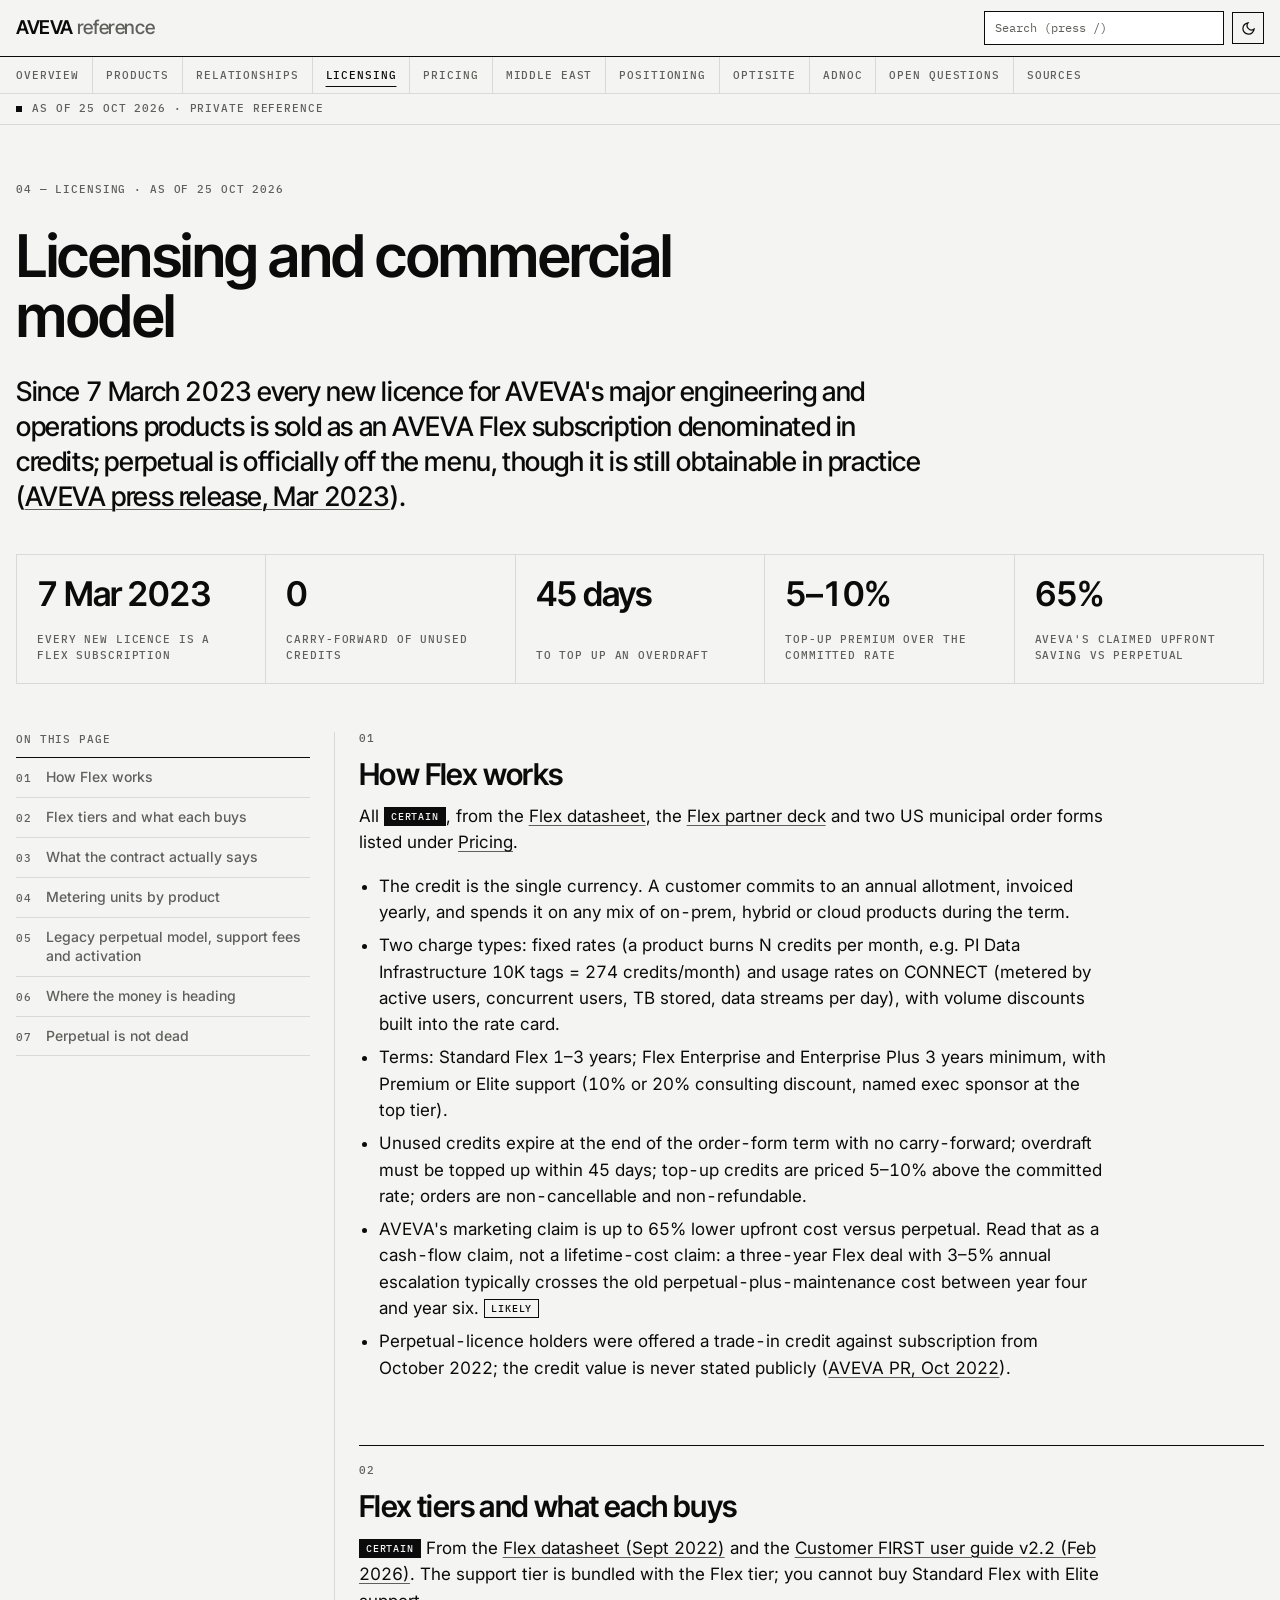
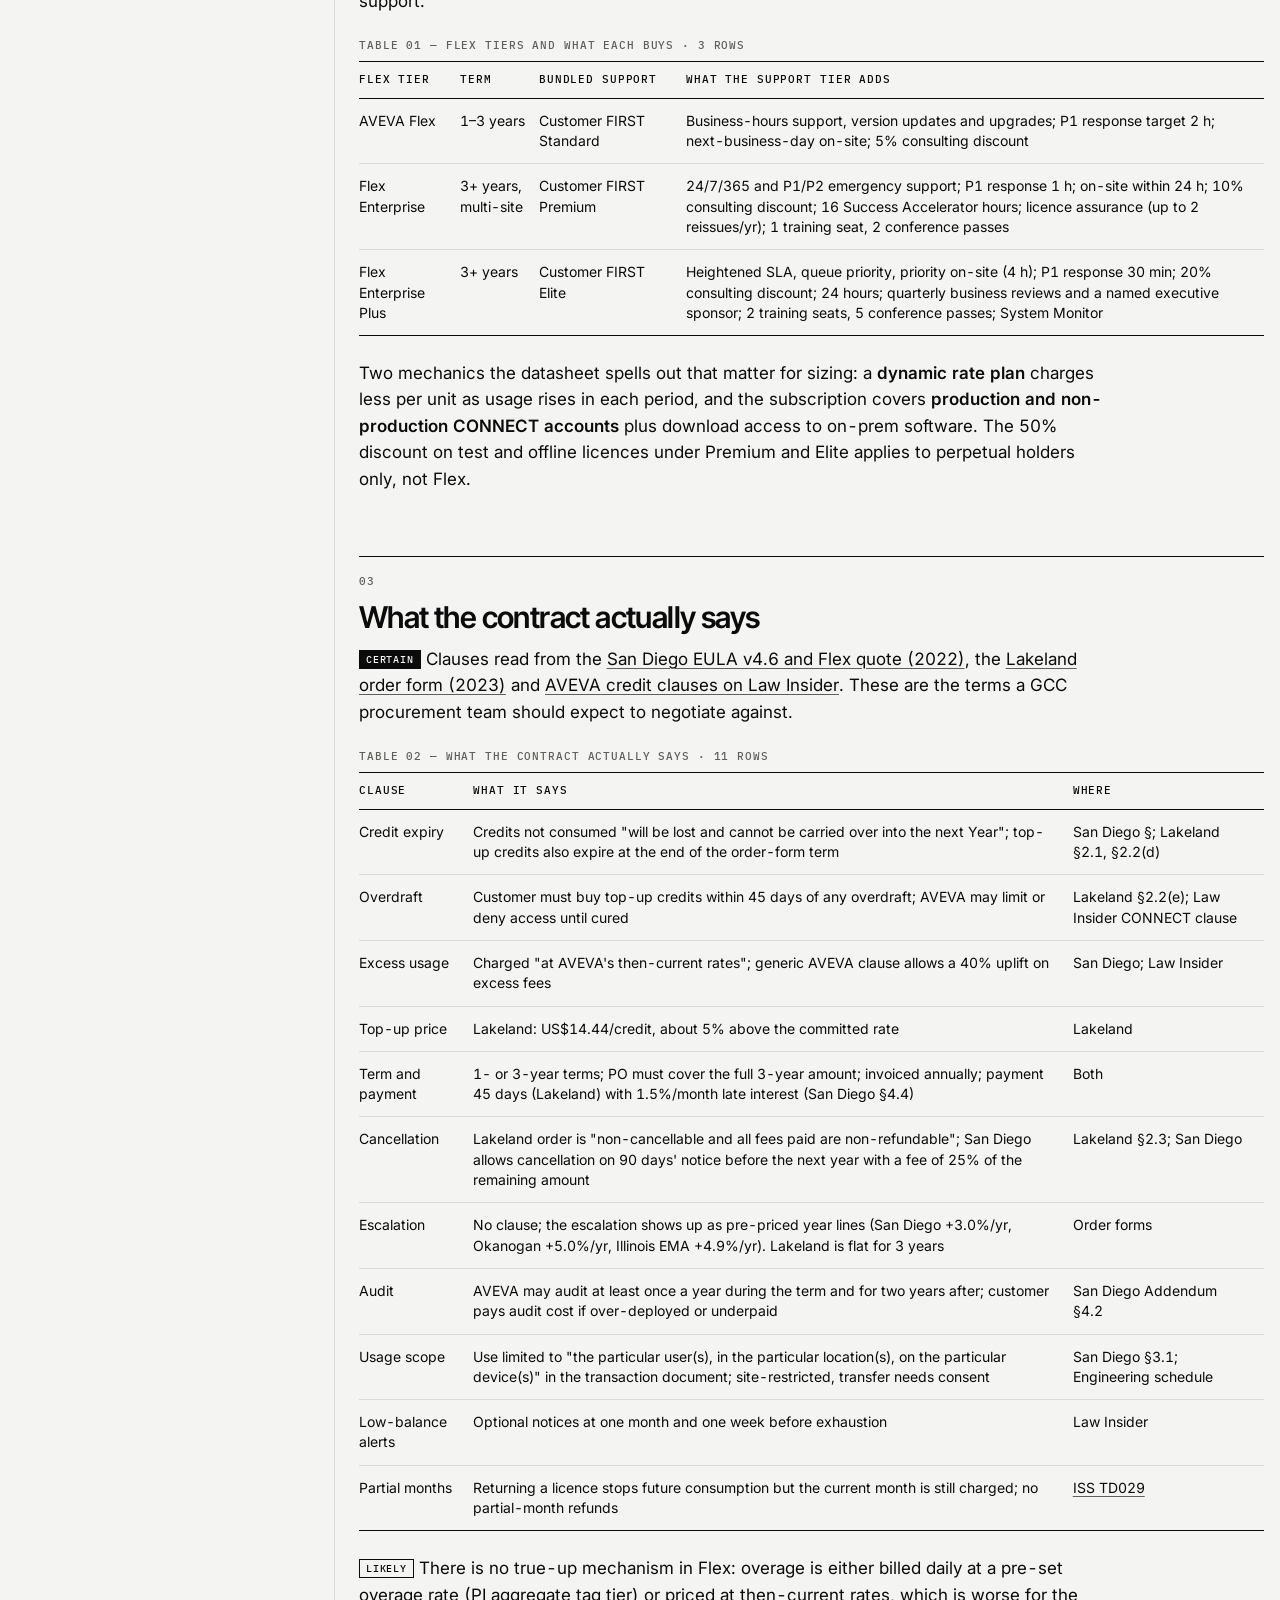
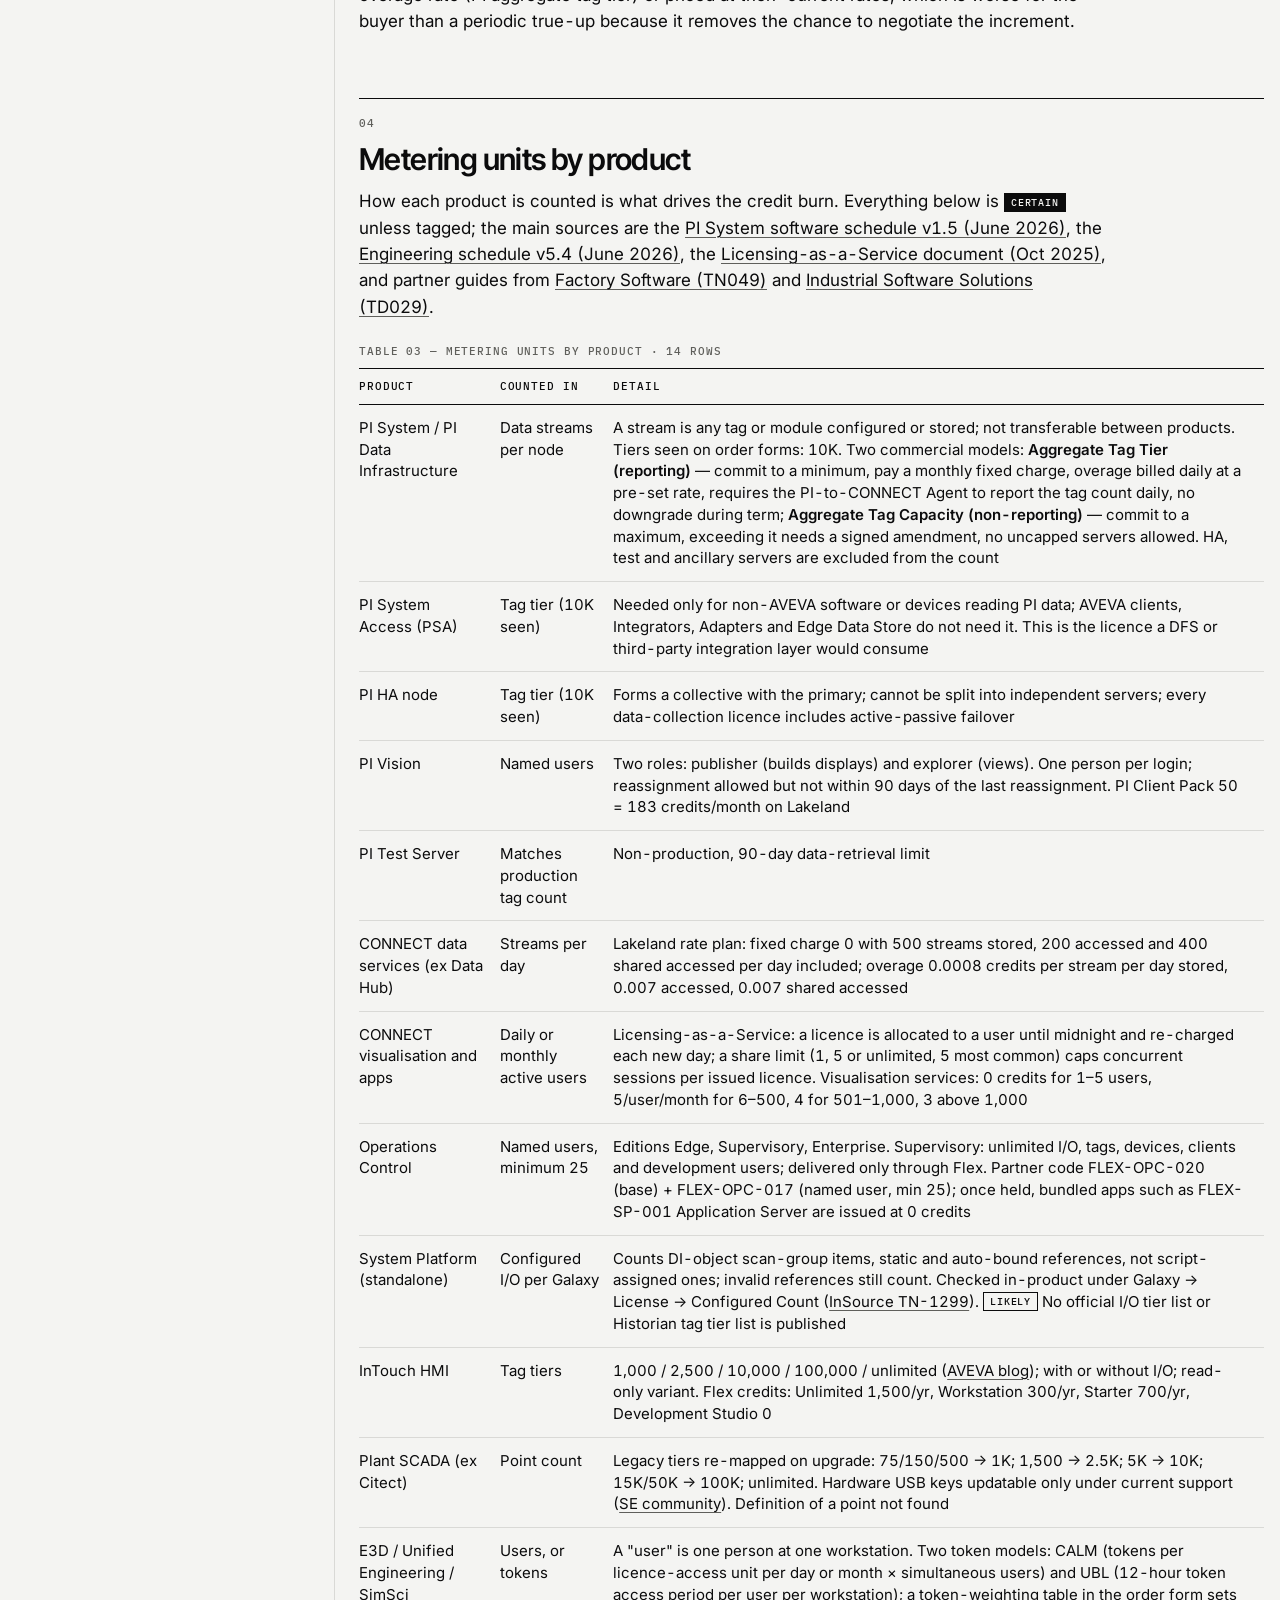
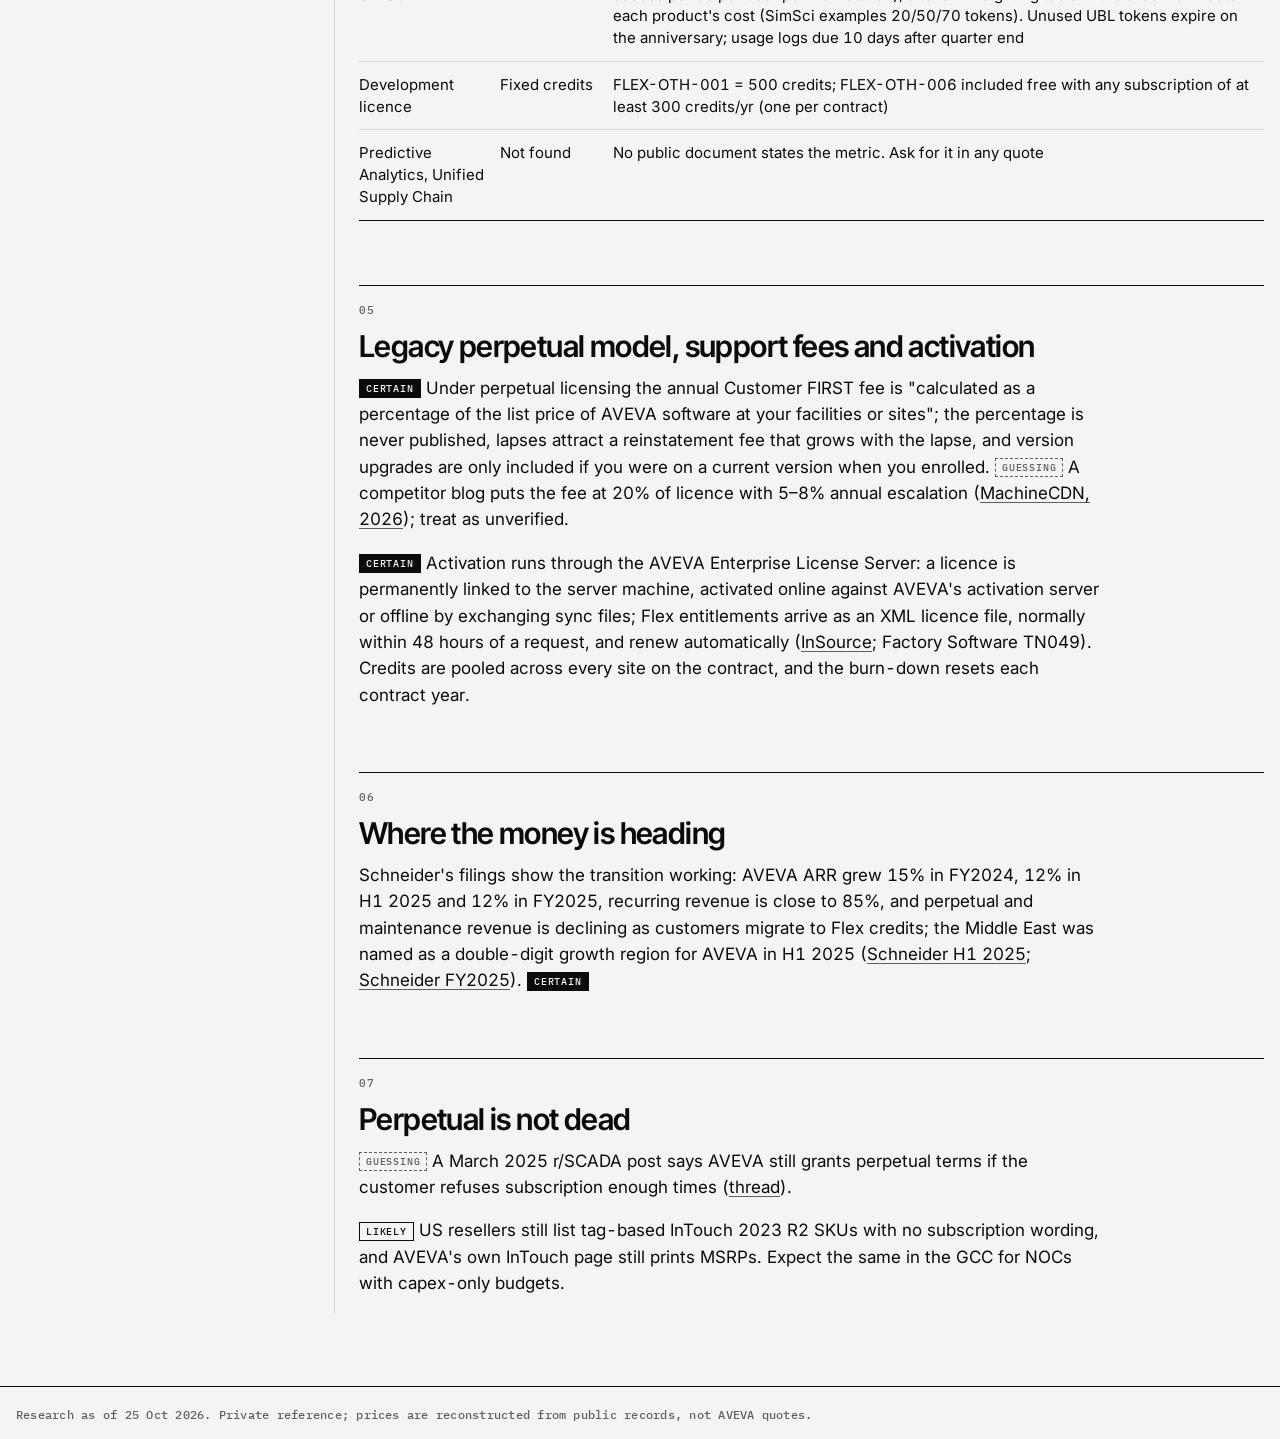
<file: licensing.html>
<!doctype html>
<html lang="en">
<head>
<meta charset="utf-8">
<meta name="viewport" content="width=device-width, initial-scale=1, viewport-fit=cover">
<title>Licensing — AVEVA reference</title>
<meta name="description" content="How AVEVA Flex subscriptions and credits work.">
<meta name="robots" content="noindex">
<link rel="preconnect" href="https://fonts.googleapis.com">
<link rel="preconnect" href="https://fonts.gstatic.com" crossorigin>
<link href="https://fonts.googleapis.com/css2?family=Inter+Tight:wght@500;600;700&family=Inter:wght@400;500;600&family=IBM+Plex+Mono:wght@400;500&display=swap" rel="stylesheet">
<link rel="stylesheet" href="assets/style.css">
<link rel="icon" href="data:image/svg+xml,%3Csvg xmlns='http://www.w3.org/2000/svg' viewBox='0 0 32 32'%3E%3Crect width='32' height='32' fill='%230B0B0C'/%3E%3Crect x='7' y='21' width='18' height='3' fill='%23F4F4F2'/%3E%3Crect x='7' y='14.5' width='18' height='3' fill='%23F4F4F2'/%3E%3Crect x='7' y='8' width='18' height='3' fill='%23F4F4F2'/%3E%3C/svg%3E">
<script>try{var t=localStorage.getItem('aveva-kb-theme');if(t)document.documentElement.setAttribute('data-theme',t);}catch(e){}</script>

</head>
<body>
<a class="skip" href="#main">Skip to content</a>
<header class="site-head">
  <div class="wrap head-row">
    <a class="brand" href="index.html">AVEVA <span>reference</span></a>
    <div class="head-tools">
      <div class="search-box">
        <input type="search" placeholder="Search (press /)" aria-label="Search the reference" autocomplete="off">
        <div class="search-results" role="listbox"></div>
      </div>
      <button class="btn theme-toggle" type="button" aria-label="Toggle dark or light theme" title="Toggle theme">
        <svg class="sun" viewBox="0 0 24 24" fill="none" stroke="currentColor" stroke-width="2" stroke-linecap="round"><circle cx="12" cy="12" r="4"/><path d="M12 2v2M12 20v2M4.9 4.9l1.4 1.4M17.7 17.7l1.4 1.4M2 12h2M20 12h2M4.9 19.1l1.4-1.4M17.7 6.3l1.4-1.4"/></svg>
        <svg class="moon" viewBox="0 0 24 24" fill="none" stroke="currentColor" stroke-width="2" stroke-linecap="round"><path d="M21 12.8A9 9 0 1 1 11.2 3a7 7 0 0 0 9.8 9.8z"/></svg>
      </button>
    </div>
  </div>
  <div class="nav-row"><div class="wrap"><nav class="primary" aria-label="Sections"><a href="index.html">Overview</a><a href="products.html">Products</a><a href="relationships.html">Relationships</a><a href="licensing.html">Licensing</a><a href="pricing.html">Pricing</a><a href="middle-east.html">Middle East</a><a href="positioning.html">Positioning</a><a href="optisite.html">OptiSite</a><a href="adnoc.html">ADNOC</a><a href="open-questions.html">Open questions</a><a href="sources.html">Sources</a></nav></div></div>
</header>
<div class="status-bar" role="note"><div class="wrap"><span class="dot" aria-hidden="true"></span>As of 25 Oct 2026 · private reference</div></div>
<main id="main">

<section class="page-head wrap" data-kicker="04 — LICENSING · AS OF 25 OCT 2026">
<h1>Licensing and commercial model</h1>
<p class="lede">Since 7 March 2023 every new licence for AVEVA's major engineering and operations products is sold as an AVEVA Flex subscription denominated in credits; perpetual is officially off the menu, though it is still obtainable in practice (<a href="https://aveva.com/en/about/news/press-releases/2023/aveva-commits-to-subscription-transition-to-foster-flexible-industrial-innovation">AVEVA press release, Mar 2023</a>).</p>
</section>
<div class="wrap"><ul class="glance" aria-label="At a glance"><li><strong>7 Mar 2023</strong><small>every new licence is a Flex subscription</small></li><li><strong>0</strong><small>carry-forward of unused credits</small></li><li><strong>45 days</strong><small>to top up an overdraft</small></li><li><strong>5–10%</strong><small>top-up premium over the committed rate</small></li><li><strong>65%</strong><small>AVEVA's claimed upfront saving vs perpetual</small></li></ul></div>
<div class="wrap page-grid">
<nav class="toc" aria-label="On this page"><span class="toc-title">On this page</span><ol><li><a href="#how-flex-works">How Flex works</a></li><li><a href="#flex-tiers">Flex tiers and what each buys</a></li><li><a href="#contract-terms">What the contract actually says</a></li><li><a href="#metering">Metering units by product</a></li><li><a href="#legacy">Legacy perpetual model, support fees and activation</a></li><li><a href="#where-the-money-is-heading">Where the money is heading</a></li><li><a href="#perpetual-is-not-dead">Perpetual is not dead</a></li></ol></nav>
<div class="page-body">

<h2 id="how-flex-works">How Flex works</h2>
<p>All <span class="tag tag-certain">Certain</span>, from the <a href="https://www.aveva.com/content/dam/aveva/documents/datasheets/Datasheet_AVEVA_FlexSubscription_22-09.pdf.coredownload.inline.pdf">Flex datasheet</a>, the <a href="https://cdn.mediavalet.com/eunl/content/zJAKrNwXNUmvNddZkzQJdg/HJWovbPlpk-HcD6u6n_u2w/Original/AVEVA%20Flex%3A%20Eliminate%20traditional%20barriers%20to%20adoption%20with%20technical%20and%20commercial%20flexibility.pdf">Flex partner deck</a> and two US municipal order forms listed under <a href="pricing.html">Pricing</a>.</p>
<ul>
  <li>The credit is the single currency. A customer commits to an annual allotment, invoiced yearly, and spends it on any mix of on-prem, hybrid or cloud products during the term.</li>
  <li>Two charge types: fixed rates (a product burns N credits per month, e.g. PI Data Infrastructure 10K tags = 274 credits/month) and usage rates on CONNECT (metered by active users, concurrent users, TB stored, data streams per day), with volume discounts built into the rate card.</li>
  <li>Terms: Standard Flex 1–3 years; Flex Enterprise and Enterprise Plus 3 years minimum, with Premium or Elite support (10% or 20% consulting discount, named exec sponsor at the top tier).</li>
  <li>Unused credits expire at the end of the order-form term with no carry-forward; overdraft must be topped up within 45 days; top-up credits are priced 5–10% above the committed rate; orders are non-cancellable and non-refundable.</li>
  <li>AVEVA's marketing claim is up to 65% lower upfront cost versus perpetual. Read that as a cash-flow claim, not a lifetime-cost claim: a three-year Flex deal with 3–5% annual escalation typically crosses the old perpetual-plus-maintenance cost between year four and year six. <span class="tag tag-likely">Likely</span></li>
  <li>Perpetual-licence holders were offered a trade-in credit against subscription from October 2022; the credit value is never stated publicly (<a href="https://www.aveva.com/en/about/news/press-releases/2022/aveva-delivers-more-flexibility-to-customers-of-aveva-pi-system/">AVEVA PR, Oct 2022</a>).</li>
</ul>

<h2 id="flex-tiers">Flex tiers and what each buys</h2>
<p><span class="tag tag-certain">Certain</span> From the <a href="https://www.aveva.com/content/dam/aveva/documents/datasheets/Datasheet_AVEVA_FlexSubscription_22-09.pdf.coredownload.inline.pdf">Flex datasheet (Sept 2022)</a> and the <a href="https://www.aveva.com/content/dam/aveva/documents/legal/policies/UserGuide_AVEVA_CustomerFIRSTProgram.pdf">Customer FIRST user guide v2.2 (Feb 2026)</a>. The support tier is bundled with the Flex tier; you cannot buy Standard Flex with Elite support.</p>
<p class="table-cap" data-cap="Table 01 — Flex tiers and what each buys · 3 rows" aria-hidden="true"></p>
<div class="table-wrap compact">
<table>
<thead><tr><th>Flex tier</th><th>Term</th><th>Bundled support</th><th>What the support tier adds</th></tr></thead>
<tbody>
<tr><td>AVEVA Flex</td><td>1–3 years</td><td>Customer FIRST Standard</td><td>Business-hours support, version updates and upgrades; P1 response target 2 h; next-business-day on-site; 5% consulting discount</td></tr>
<tr><td>Flex Enterprise</td><td>3+ years, multi-site</td><td>Customer FIRST Premium</td><td>24/7/365 and P1/P2 emergency support; P1 response 1 h; on-site within 24 h; 10% consulting discount; 16 Success Accelerator hours; licence assurance (up to 2 reissues/yr); 1 training seat, 2 conference passes</td></tr>
<tr><td>Flex Enterprise Plus</td><td>3+ years</td><td>Customer FIRST Elite</td><td>Heightened SLA, queue priority, priority on-site (4 h); P1 response 30 min; 20% consulting discount; 24 hours; quarterly business reviews and a named executive sponsor; 2 training seats, 5 conference passes; System Monitor</td></tr>
</tbody>
</table>
</div>
<p>Two mechanics the datasheet spells out that matter for sizing: a <strong>dynamic rate plan</strong> charges less per unit as usage rises in each period, and the subscription covers <strong>production and non-production CONNECT accounts</strong> plus download access to on-prem software. The 50% discount on test and offline licences under Premium and Elite applies to perpetual holders only, not Flex.</p>

<h2 id="contract-terms">What the contract actually says</h2>
<p><span class="tag tag-certain">Certain</span> Clauses read from the <a href="https://www.sandiego.gov/sites/default/files/89_ss_4282_aveva-wonderware_inc._eula.pdf">San Diego EULA v4.6 and Flex quote (2022)</a>, the <a href="https://lakelandgov.net/portals/CityClerk/City%20Commission/Agendas/2023/11-20-23/VIII-C-2%20-%20AvevaAgreementMemo.pdf">Lakeland order form (2023)</a> and <a href="https://www.lawinsider.com/clause/credit-based-subscription-model">AVEVA credit clauses on Law Insider</a>. These are the terms a GCC procurement team should expect to negotiate against.</p>
<p class="table-cap" data-cap="Table 02 — What the contract actually says · 11 rows" aria-hidden="true"></p>
<div class="table-wrap compact">
<table>
<thead><tr><th>Clause</th><th>What it says</th><th>Where</th></tr></thead>
<tbody>
<tr><td>Credit expiry</td><td>Credits not consumed "will be lost and cannot be carried over into the next Year"; top-up credits also expire at the end of the order-form term</td><td>San Diego §; Lakeland §2.1, §2.2(d)</td></tr>
<tr><td>Overdraft</td><td>Customer must buy top-up credits within 45 days of any overdraft; AVEVA may limit or deny access until cured</td><td>Lakeland §2.2(e); Law Insider CONNECT clause</td></tr>
<tr><td>Excess usage</td><td>Charged "at AVEVA's then-current rates"; generic AVEVA clause allows a 40% uplift on excess fees</td><td>San Diego; Law Insider</td></tr>
<tr><td>Top-up price</td><td>Lakeland: US$14.44/credit, about 5% above the committed rate</td><td>Lakeland</td></tr>
<tr><td>Term and payment</td><td>1- or 3-year terms; PO must cover the full 3-year amount; invoiced annually; payment 45 days (Lakeland) with 1.5%/month late interest (San Diego §4.4)</td><td>Both</td></tr>
<tr><td>Cancellation</td><td>Lakeland order is "non-cancellable and all fees paid are non-refundable"; San Diego allows cancellation on 90 days' notice before the next year with a fee of 25% of the remaining amount</td><td>Lakeland §2.3; San Diego</td></tr>
<tr><td>Escalation</td><td>No clause; the escalation shows up as pre-priced year lines (San Diego +3.0%/yr, Okanogan +5.0%/yr, Illinois EMA +4.9%/yr). Lakeland is flat for 3 years</td><td>Order forms</td></tr>
<tr><td>Audit</td><td>AVEVA may audit at least once a year during the term and for two years after; customer pays audit cost if over-deployed or underpaid</td><td>San Diego Addendum §4.2</td></tr>
<tr><td>Usage scope</td><td>Use limited to "the particular user(s), in the particular location(s), on the particular device(s)" in the transaction document; site-restricted, transfer needs consent</td><td>San Diego §3.1; Engineering schedule</td></tr>
<tr><td>Low-balance alerts</td><td>Optional notices at one month and one week before exhaustion</td><td>Law Insider</td></tr>
<tr><td>Partial months</td><td>Returning a licence stops future consumption but the current month is still charged; no partial-month refunds</td><td><a href="https://industrial-software.com/training-support/training-documents/td029/">ISS TD029</a></td></tr>
</tbody>
</table>
</div>
<p><span class="tag tag-likely">Likely</span> There is no true-up mechanism in Flex: overage is either billed daily at a pre-set overage rate (PI aggregate tag tier) or priced at then-current rates, which is worse for the buyer than a periodic true-up because it removes the chance to negotiate the increment.</p>

<h2 id="metering">Metering units by product</h2>
<p>How each product is counted is what drives the credit burn. Everything below is <span class="tag tag-certain">Certain</span> unless tagged; the main sources are the <a href="https://www.aveva.com/content/dam/aveva/documents/legal/policies/AVEVA-Software-Schedule-PI-System-v1-5-June-2026.pdf">PI System software schedule v1.5 (June 2026)</a>, the <a href="https://www.aveva.com/content/dam/aveva/documents/legal/policies/AVEVA-Software-Schedule-Engineering-Including-SimSci-and-Process-Optimization-v5-4-June-2026.pdf">Engineering schedule v5.4 (June 2026)</a>, the <a href="https://www.aveva.com/content/dam/aveva/documents/legal/service-documents/aveva-licensing-as-a-service.pdf">Licensing-as-a-Service document (Oct 2025)</a>, and partner guides from <a href="https://www.factorysoftware.com/hubfs/TN049%20-%20Guida%20utente%20per%20gestione%20crediti%20AVEVA%20Flex%20pdf.pdf">Factory Software (TN049)</a> and <a href="https://industrial-software.com/training-support/training-documents/td029/">Industrial Software Solutions (TD029)</a>.</p>
<p class="table-cap" data-cap="Table 03 — Metering units by product · 14 rows" aria-hidden="true"></p>
<div class="table-wrap">
<table>
<thead><tr><th>Product</th><th>Counted in</th><th>Detail</th></tr></thead>
<tbody>
<tr><td>PI System / PI Data Infrastructure</td><td>Data streams per node</td><td>A stream is any tag or module configured or stored; not transferable between products. Tiers seen on order forms: 10K. Two commercial models: <strong>Aggregate Tag Tier (reporting)</strong> — commit to a minimum, pay a monthly fixed charge, overage billed daily at a pre-set rate, requires the PI-to-CONNECT Agent to report the tag count daily, no downgrade during term; <strong>Aggregate Tag Capacity (non-reporting)</strong> — commit to a maximum, exceeding it needs a signed amendment, no uncapped servers allowed. HA, test and ancillary servers are excluded from the count</td></tr>
<tr><td>PI System Access (PSA)</td><td>Tag tier (10K seen)</td><td>Needed only for non-AVEVA software or devices reading PI data; AVEVA clients, Integrators, Adapters and Edge Data Store do not need it. This is the licence a DFS or third-party integration layer would consume</td></tr>
<tr><td>PI HA node</td><td>Tag tier (10K seen)</td><td>Forms a collective with the primary; cannot be split into independent servers; every data-collection licence includes active-passive failover</td></tr>
<tr><td>PI Vision</td><td>Named users</td><td>Two roles: publisher (builds displays) and explorer (views). One person per login; reassignment allowed but not within 90 days of the last reassignment. PI Client Pack 50 = 183 credits/month on Lakeland</td></tr>
<tr><td>PI Test Server</td><td>Matches production tag count</td><td>Non-production, 90-day data-retrieval limit</td></tr>
<tr><td>CONNECT data services (ex Data Hub)</td><td>Streams per day</td><td>Lakeland rate plan: fixed charge 0 with 500 streams stored, 200 accessed and 400 shared accessed per day included; overage 0.0008 credits per stream per day stored, 0.007 accessed, 0.007 shared accessed</td></tr>
<tr><td>CONNECT visualisation and apps</td><td>Daily or monthly active users</td><td>Licensing-as-a-Service: a licence is allocated to a user until midnight and re-charged each new day; a share limit (1, 5 or unlimited, 5 most common) caps concurrent sessions per issued licence. Visualisation services: 0 credits for 1–5 users, 5/user/month for 6–500, 4 for 501–1,000, 3 above 1,000</td></tr>
<tr><td>Operations Control</td><td>Named users, minimum 25</td><td>Editions Edge, Supervisory, Enterprise. Supervisory: unlimited I/O, tags, devices, clients and development users; delivered only through Flex. Partner code FLEX-OPC-020 (base) + FLEX-OPC-017 (named user, min 25); once held, bundled apps such as FLEX-SP-001 Application Server are issued at 0 credits</td></tr>
<tr><td>System Platform (standalone)</td><td>Configured I/O per Galaxy</td><td>Counts DI-object scan-group items, static and auto-bound references, not script-assigned ones; invalid references still count. Checked in-product under Galaxy → License → Configured Count (<a href="https://insourcesolutions.helpjuice.com/aveva-application-server-tech-notes/tn-1299-how-to-check-io-count-in-system-platform-2023">InSource TN-1299</a>). <span class="tag tag-likely">Likely</span> No official I/O tier list or Historian tag tier list is published</td></tr>
<tr><td>InTouch HMI</td><td>Tag tiers</td><td>1,000 / 2,500 / 10,000 / 100,000 / unlimited (<a href="https://www.aveva.com/en/perspectives/blog/aveva-intouch-hmi-2023-a-fresh-user-experience-and-unlimited-tags/">AVEVA blog</a>); with or without I/O; read-only variant. Flex credits: Unlimited 1,500/yr, Workstation 300/yr, Starter 700/yr, Development Studio 0</td></tr>
<tr><td>Plant SCADA (ex Citect)</td><td>Point count</td><td>Legacy tiers re-mapped on upgrade: 75/150/500 → 1K; 1,500 → 2.5K; 5K → 10K; 15K/50K → 100K; unlimited. Hardware USB keys updatable only under current support (<a href="https://community.se.com/t5/AVEVA-Plant-SCADA-Forum/Vijeo-Citect-7-3x-upgradation-to-Plant-SCADA-2023/td-p/468654">SE community</a>). Definition of a point not found</td></tr>
<tr><td>E3D / Unified Engineering / SimSci</td><td>Users, or tokens</td><td>A "user" is one person at one workstation. Two token models: CALM (tokens per licence-access unit per day or month × simultaneous users) and UBL (12-hour token access period per user per workstation); a token-weighting table in the order form sets each product's cost (SimSci examples 20/50/70 tokens). Unused UBL tokens expire on the anniversary; usage logs due 10 days after quarter end</td></tr>
<tr><td>Development licence</td><td>Fixed credits</td><td>FLEX-OTH-001 = 500 credits; FLEX-OTH-006 included free with any subscription of at least 300 credits/yr (one per contract)</td></tr>
<tr><td>Predictive Analytics, Unified Supply Chain</td><td>Not found</td><td>No public document states the metric. Ask for it in any quote</td></tr>
</tbody>
</table>
</div>

<h2 id="legacy">Legacy perpetual model, support fees and activation</h2>
<p><span class="tag tag-certain">Certain</span> Under perpetual licensing the annual Customer FIRST fee is "calculated as a percentage of the list price of AVEVA software at your facilities or sites"; the percentage is never published, lapses attract a reinstatement fee that grows with the lapse, and version upgrades are only included if you were on a current version when you enrolled. <span class="tag tag-guessing">Guessing</span> A competitor blog puts the fee at 20% of licence with 5–8% annual escalation (<a href="https://www.machinecdn.com/blog/aveva-pricing-2026/">MachineCDN, 2026</a>); treat as unverified.</p>
<p><span class="tag tag-certain">Certain</span> Activation runs through the AVEVA Enterprise License Server: a licence is permanently linked to the server machine, activated online against AVEVA's activation server or offline by exchanging sync files; Flex entitlements arrive as an XML licence file, normally within 48 hours of a request, and renew automatically (<a href="https://insourcesolutions.helpjuice.com/aveva-license-manager-tech-notes/tn-lm2605041133-aveva-enterprise-license-server-offline-license-activation">InSource</a>; Factory Software TN049). Credits are pooled across every site on the contract, and the burn-down resets each contract year.</p>

<h2 id="where-the-money-is-heading">Where the money is heading</h2>
<p>Schneider's filings show the transition working: AVEVA ARR grew 15% in FY2024, 12% in H1 2025 and 12% in FY2025, recurring revenue is close to 85%, and perpetual and maintenance revenue is declining as customers migrate to Flex credits; the Middle East was named as a double-digit growth region for AVEVA in H1 2025 (<a href="https://webdisclosure.com/press-release/schneider-electric-epa-su-half-year-2025-results-kPCEGR5e3pT">Schneider H1 2025</a>; <a href="https://echanges.dila.gouv.fr/OPENDATA/AMF/ECO/2026/02/FCECO081066_20260226.pdf">Schneider FY2025</a>). <span class="tag tag-certain">Certain</span></p>

<h2 id="perpetual-is-not-dead">Perpetual is not dead</h2>
<p><span class="tag tag-guessing">Guessing</span> A March 2025 r/SCADA post says AVEVA still grants perpetual terms if the customer refuses subscription enough times (<a href="https://redlib.hackliberty.org/r/SCADA/comments/1j15b9l/aveva_scada_pricing_model/mfuct4s/?context=3">thread</a>).</p>
<p><span class="tag tag-likely">Likely</span> US resellers still list tag-based InTouch 2023 R2 SKUs with no subscription wording, and AVEVA's own InTouch page still prints MSRPs. Expect the same in the GCC for NOCs with capex-only budgets.</p>

</div>
</div>
</main>
<footer class="site-foot"><div class="wrap">Research as of 25 Oct 2026. Private reference; prices are reconstructed from public records, not AVEVA quotes.</div></footer>
<script src="assets/site.js"></script>
<script src="assets/search-index.js"></script>
<script src="assets/search.js"></script>

</body>
</html>
</file>
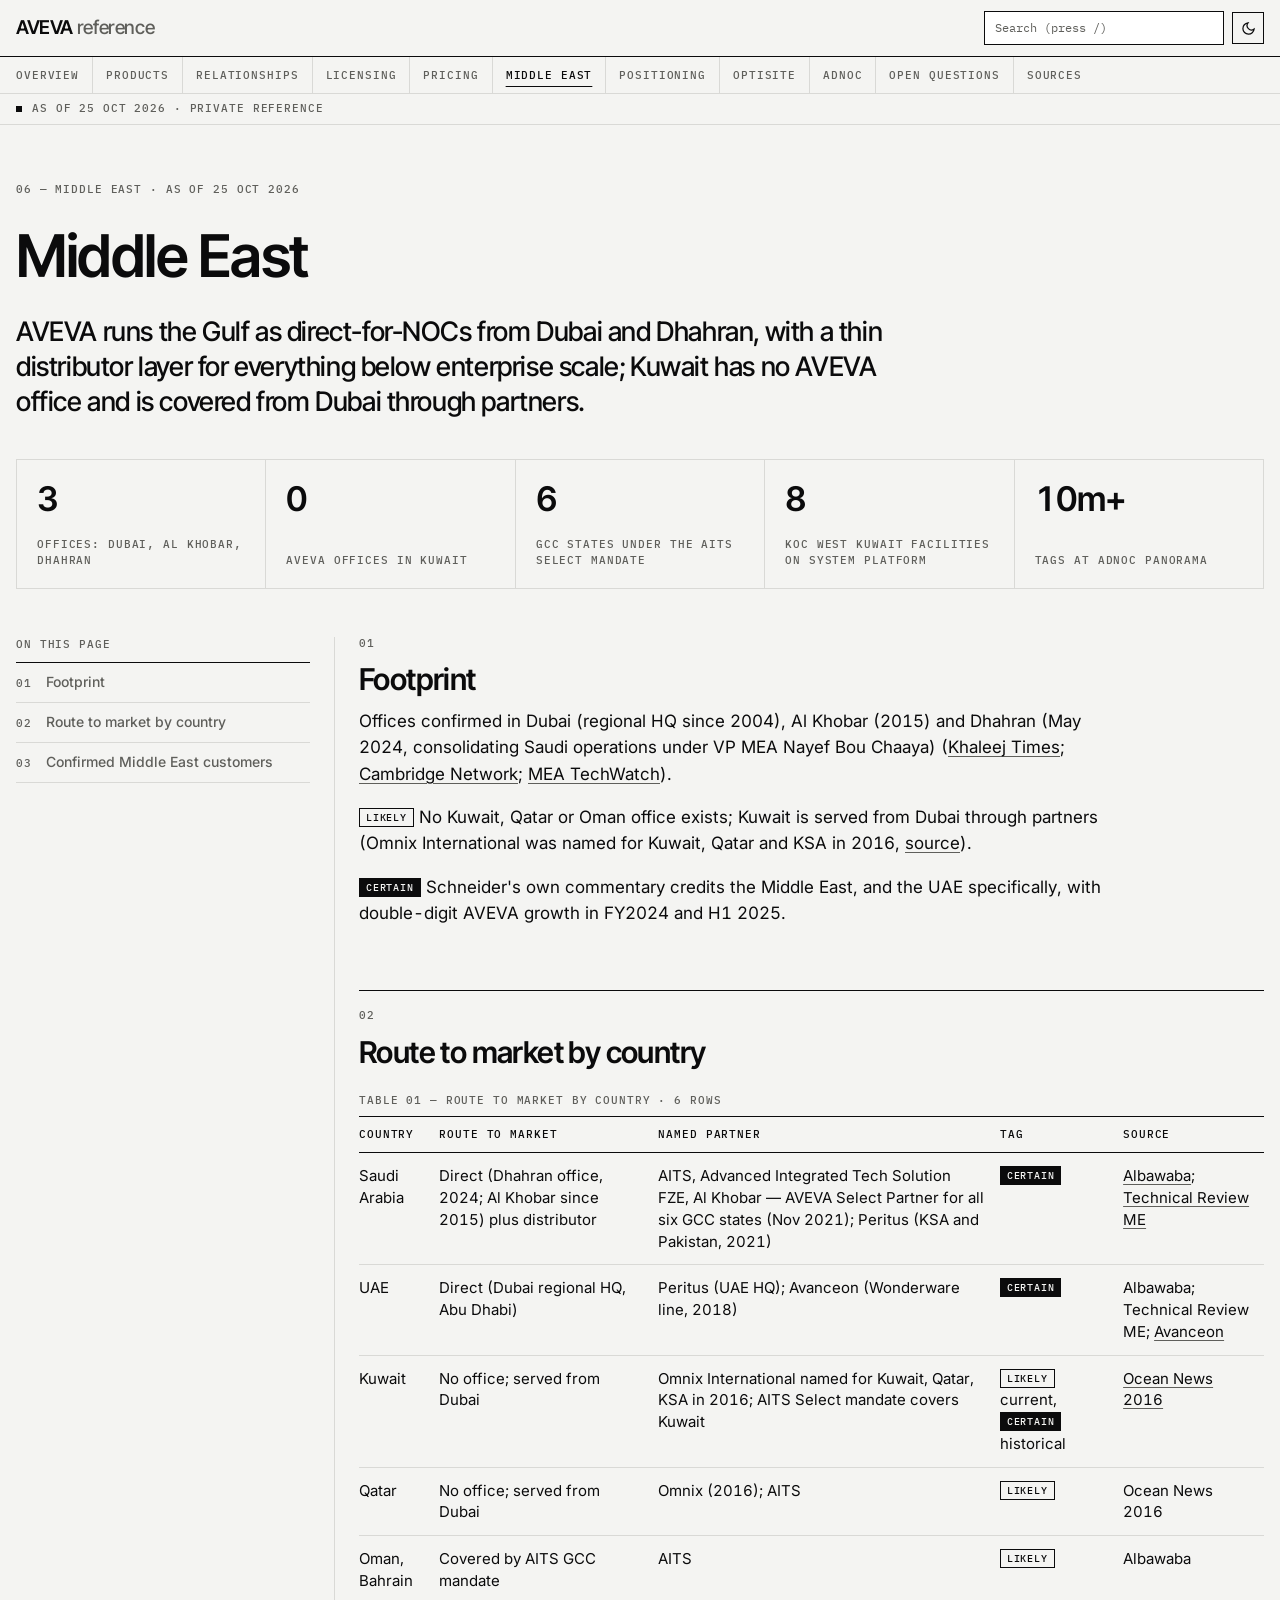
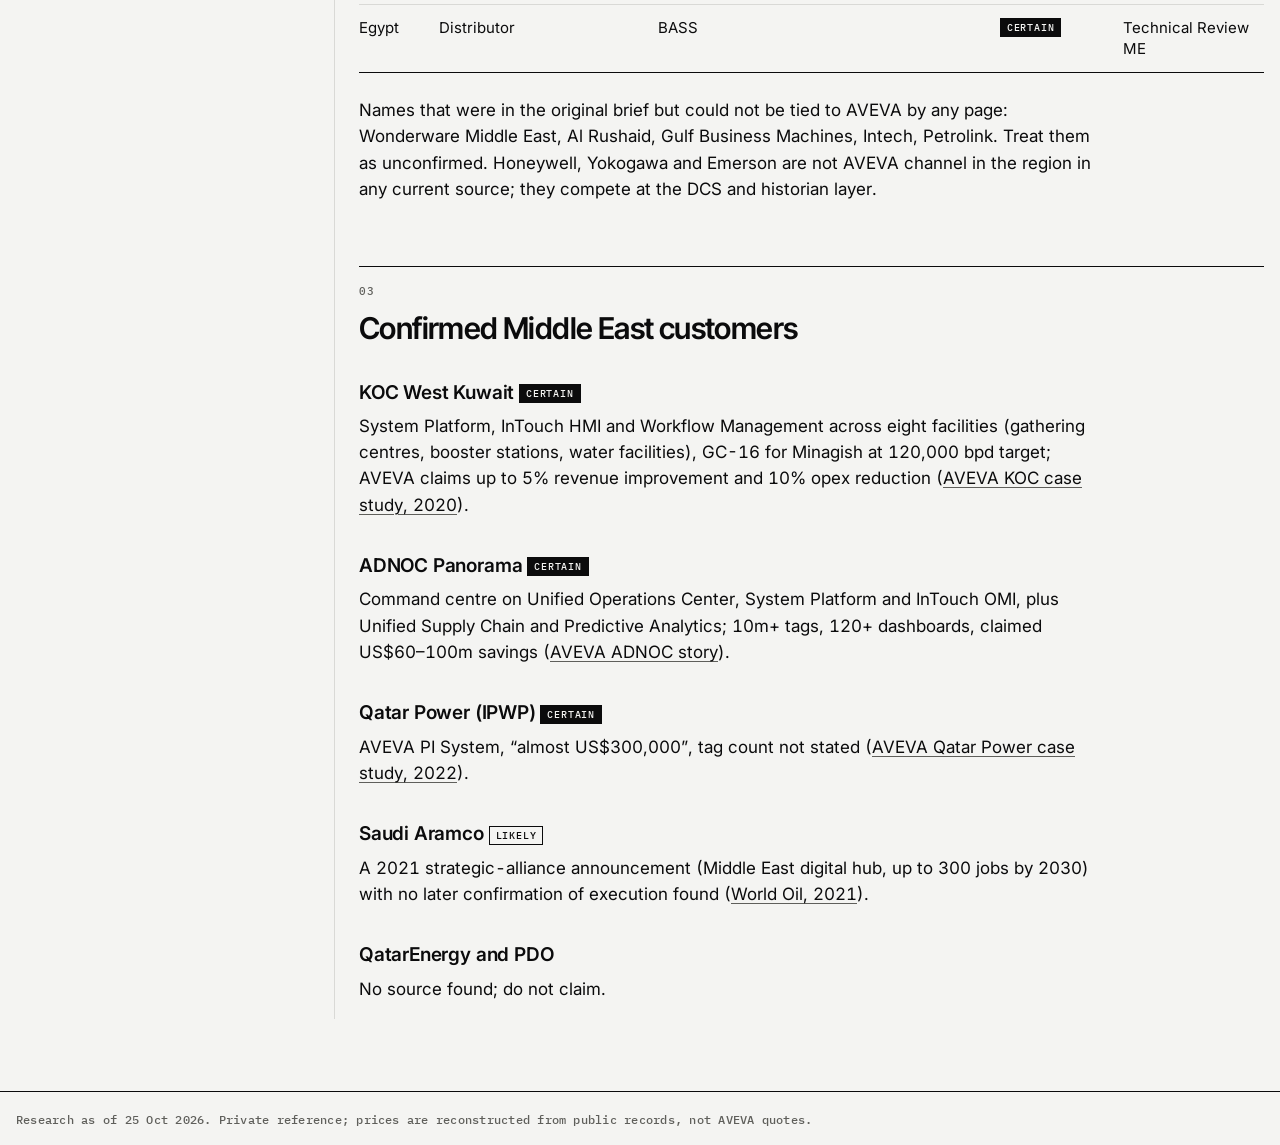
<file: middle-east.html>
<!doctype html>
<html lang="en">
<head>
<meta charset="utf-8">
<meta name="viewport" content="width=device-width, initial-scale=1, viewport-fit=cover">
<title>Middle East — AVEVA reference</title>
<meta name="description" content="AVEVA offices, partners by country and confirmed Middle East customers.">
<meta name="robots" content="noindex">
<link rel="preconnect" href="https://fonts.googleapis.com">
<link rel="preconnect" href="https://fonts.gstatic.com" crossorigin>
<link href="https://fonts.googleapis.com/css2?family=Inter+Tight:wght@500;600;700&family=Inter:wght@400;500;600&family=IBM+Plex+Mono:wght@400;500&display=swap" rel="stylesheet">
<link rel="stylesheet" href="assets/style.css">
<link rel="icon" href="data:image/svg+xml,%3Csvg xmlns='http://www.w3.org/2000/svg' viewBox='0 0 32 32'%3E%3Crect width='32' height='32' fill='%230B0B0C'/%3E%3Crect x='7' y='21' width='18' height='3' fill='%23F4F4F2'/%3E%3Crect x='7' y='14.5' width='18' height='3' fill='%23F4F4F2'/%3E%3Crect x='7' y='8' width='18' height='3' fill='%23F4F4F2'/%3E%3C/svg%3E">
<script>try{var t=localStorage.getItem('aveva-kb-theme');if(t)document.documentElement.setAttribute('data-theme',t);}catch(e){}</script>

</head>
<body>
<a class="skip" href="#main">Skip to content</a>
<header class="site-head">
  <div class="wrap head-row">
    <a class="brand" href="index.html">AVEVA <span>reference</span></a>
    <div class="head-tools">
      <div class="search-box">
        <input type="search" placeholder="Search (press /)" aria-label="Search the reference" autocomplete="off">
        <div class="search-results" role="listbox"></div>
      </div>
      <button class="btn theme-toggle" type="button" aria-label="Toggle dark or light theme" title="Toggle theme">
        <svg class="sun" viewBox="0 0 24 24" fill="none" stroke="currentColor" stroke-width="2" stroke-linecap="round"><circle cx="12" cy="12" r="4"/><path d="M12 2v2M12 20v2M4.9 4.9l1.4 1.4M17.7 17.7l1.4 1.4M2 12h2M20 12h2M4.9 19.1l1.4-1.4M17.7 6.3l1.4-1.4"/></svg>
        <svg class="moon" viewBox="0 0 24 24" fill="none" stroke="currentColor" stroke-width="2" stroke-linecap="round"><path d="M21 12.8A9 9 0 1 1 11.2 3a7 7 0 0 0 9.8 9.8z"/></svg>
      </button>
    </div>
  </div>
  <div class="nav-row"><div class="wrap"><nav class="primary" aria-label="Sections"><a href="index.html">Overview</a><a href="products.html">Products</a><a href="relationships.html">Relationships</a><a href="licensing.html">Licensing</a><a href="pricing.html">Pricing</a><a href="middle-east.html">Middle East</a><a href="positioning.html">Positioning</a><a href="optisite.html">OptiSite</a><a href="adnoc.html">ADNOC</a><a href="open-questions.html">Open questions</a><a href="sources.html">Sources</a></nav></div></div>
</header>
<div class="status-bar" role="note"><div class="wrap"><span class="dot" aria-hidden="true"></span>As of 25 Oct 2026 · private reference</div></div>
<main id="main">

<section class="page-head wrap" data-kicker="06 — MIDDLE EAST · AS OF 25 OCT 2026">
<h1>Middle East</h1>
<p class="lede">AVEVA runs the Gulf as direct-for-NOCs from Dubai and Dhahran, with a thin distributor layer for everything below enterprise scale; Kuwait has no AVEVA office and is covered from Dubai through partners.</p>
</section>
<div class="wrap"><ul class="glance" aria-label="At a glance"><li><strong>3</strong><small>offices: Dubai, Al Khobar, Dhahran</small></li><li><strong>0</strong><small>AVEVA offices in Kuwait</small></li><li><strong>6</strong><small>GCC states under the AITS Select mandate</small></li><li><strong>8</strong><small>KOC West Kuwait facilities on System Platform</small></li><li><strong>10m+</strong><small>tags at ADNOC Panorama</small></li></ul></div>
<div class="wrap page-grid">
<nav class="toc" aria-label="On this page"><span class="toc-title">On this page</span><ol><li><a href="#footprint">Footprint</a></li><li><a href="#partners">Route to market by country</a></li><li><a href="#customers">Confirmed Middle East customers</a></li></ol></nav>
<div class="page-body">

<h2 id="footprint">Footprint</h2>
<p>Offices confirmed in Dubai (regional HQ since 2004), Al Khobar (2015) and Dhahran (May 2024, consolidating Saudi operations under VP MEA Nayef Bou Chaaya) (<a href="https://www.khaleejtimes.com/business/aveva-opens-headquarters-in-dubai">Khaleej Times</a>; <a href="https://www.cambridgenetwork.co.uk/news/aveva-opens-new-office-saudi-arabia">Cambridge Network</a>; <a href="https://meatechwatch.com/2024/05/29/aveva-opens-new-office-in-dhahran-to-boost-digital-transformation-in-saudi-arabia">MEA TechWatch</a>).</p>
<p><span class="tag tag-likely">Likely</span> No Kuwait, Qatar or Oman office exists; Kuwait is served from Dubai through partners (Omnix International was named for Kuwait, Qatar and KSA in 2016, <a href="https://oceannews.com/?p=42200">source</a>).</p>
<p><span class="tag tag-certain">Certain</span> Schneider's own commentary credits the Middle East, and the UAE specifically, with double-digit AVEVA growth in FY2024 and H1 2025.</p>

<h2 id="partners">Route to market by country</h2>
<p class="table-cap" data-cap="Table 01 — Route to market by country · 6 rows" aria-hidden="true"></p>
<div class="table-wrap">
<table>
<thead><tr><th>Country</th><th>Route to market</th><th>Named partner</th><th>Tag</th><th>Source</th></tr></thead>
<tbody>
<tr><td>Saudi Arabia</td><td>Direct (Dhahran office, 2024; Al Khobar since 2015) plus distributor</td><td>AITS, Advanced Integrated Tech Solution FZE, Al Khobar — AVEVA Select Partner for all six GCC states (Nov 2021); Peritus (KSA and Pakistan, 2021)</td><td><span class="tag tag-certain">Certain</span></td><td><a href="https://www.albawaba.com/business/pr/aveva-announces-aits-aveva-select-partner-gulf-region-1454857">Albawaba</a>; <a href="https://technicalreviewmiddleeast.com/business-a-management/business-a-management/aveva-announces-mea-expansion-with-appointment-of-new-channel-partners">Technical Review ME</a></td></tr>
<tr><td>UAE</td><td>Direct (Dubai regional HQ, Abu Dhabi)</td><td>Peritus (UAE HQ); Avanceon (Wonderware line, 2018)</td><td><span class="tag tag-certain">Certain</span></td><td>Albawaba; Technical Review ME; <a href="https://www.avanceon.ae/?p=9585">Avanceon</a></td></tr>
<tr><td>Kuwait</td><td>No office; served from Dubai</td><td>Omnix International named for Kuwait, Qatar, KSA in 2016; AITS Select mandate covers Kuwait</td><td><span class="tag tag-likely">Likely</span> current, <span class="tag tag-certain">Certain</span> historical</td><td><a href="https://oceannews.com/?p=42200">Ocean News 2016</a></td></tr>
<tr><td>Qatar</td><td>No office; served from Dubai</td><td>Omnix (2016); AITS</td><td><span class="tag tag-likely">Likely</span></td><td>Ocean News 2016</td></tr>
<tr><td>Oman, Bahrain</td><td>Covered by AITS GCC mandate</td><td>AITS</td><td><span class="tag tag-likely">Likely</span></td><td>Albawaba</td></tr>
<tr><td>Egypt</td><td>Distributor</td><td>BASS</td><td><span class="tag tag-certain">Certain</span></td><td>Technical Review ME</td></tr>
</tbody>
</table>
</div>
<p>Names that were in the original brief but could not be tied to AVEVA by any page: Wonderware Middle East, Al Rushaid, Gulf Business Machines, Intech, Petrolink. Treat them as unconfirmed. Honeywell, Yokogawa and Emerson are not AVEVA channel in the region in any current source; they compete at the DCS and historian layer.</p>

<h2 id="customers">Confirmed Middle East customers</h2>
<h3>KOC West Kuwait <span class="tag tag-certain">Certain</span></h3>
<p>System Platform, InTouch HMI and Workflow Management across eight facilities (gathering centres, booster stations, water facilities), GC-16 for Minagish at 120,000 bpd target; AVEVA claims up to 5% revenue improvement and 10% opex reduction (<a href="https://www.aveva.com/content/dam/aveva/documents/perspectives/success-stories/SuccessStory_AVEVA_KuwaitOil_06-20.pdf.coredownload.inline.pdf">AVEVA KOC case study, 2020</a>).</p>
<h3>ADNOC Panorama <span class="tag tag-certain">Certain</span></h3>
<p>Command centre on Unified Operations Center, System Platform and InTouch OMI, plus Unified Supply Chain and Predictive Analytics; 10m+ tags, 120+ dashboards, claimed US$60–100m savings (<a href="https://www.aveva.com/en/perspectives/success-stories/adnoc">AVEVA ADNOC story</a>).</p>
<h3>Qatar Power (IPWP) <span class="tag tag-certain">Certain</span></h3>
<p>AVEVA PI System, “almost US$300,000”, tag count not stated (<a href="https://www.aveva.com/content/dam/aveva/documents/perspectives/success-stories/SuccessStory_AVEVA_QatarPower_22-09-.pdf.coredownload.inline.pdf">AVEVA Qatar Power case study, 2022</a>).</p>
<h3>Saudi Aramco <span class="tag tag-likely">Likely</span></h3>
<p>A 2021 strategic-alliance announcement (Middle East digital hub, up to 300 jobs by 2030) with no later confirmation of execution found (<a href="https://worldoil.com/news/2021/9/8/aramco-aveva-to-partner-on-key-sustainability-goals-via-digitalization/">World Oil, 2021</a>).</p>
<h3>QatarEnergy and PDO</h3>
<p>No source found; do not claim.</p>

</div>
</div>
</main>
<footer class="site-foot"><div class="wrap">Research as of 25 Oct 2026. Private reference; prices are reconstructed from public records, not AVEVA quotes.</div></footer>
<script src="assets/site.js"></script>
<script src="assets/search-index.js"></script>
<script src="assets/search.js"></script>

</body>
</html>
</file>
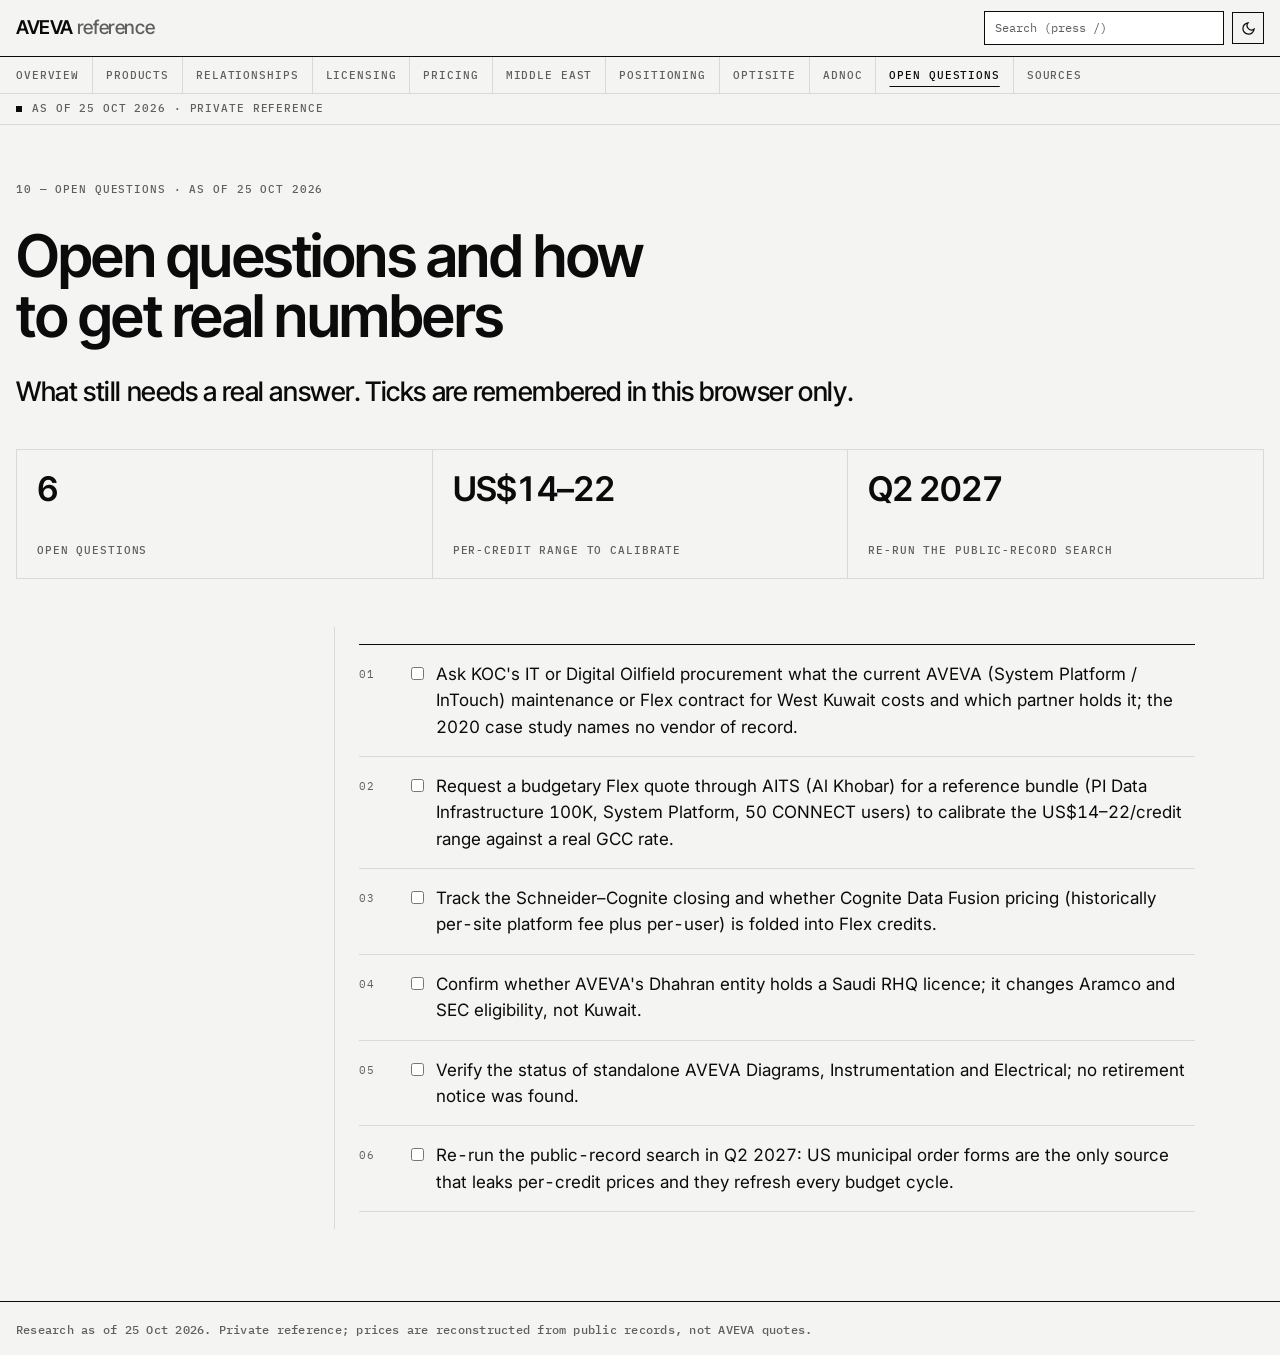
<file: open-questions.html>
<!doctype html>
<html lang="en">
<head>
<meta charset="utf-8">
<meta name="viewport" content="width=device-width, initial-scale=1, viewport-fit=cover">
<title>Open questions — AVEVA reference</title>
<meta name="description" content="Open questions on AVEVA pricing and status, as a checklist.">
<meta name="robots" content="noindex">
<link rel="preconnect" href="https://fonts.googleapis.com">
<link rel="preconnect" href="https://fonts.gstatic.com" crossorigin>
<link href="https://fonts.googleapis.com/css2?family=Inter+Tight:wght@500;600;700&family=Inter:wght@400;500;600&family=IBM+Plex+Mono:wght@400;500&display=swap" rel="stylesheet">
<link rel="stylesheet" href="assets/style.css">
<link rel="icon" href="data:image/svg+xml,%3Csvg xmlns='http://www.w3.org/2000/svg' viewBox='0 0 32 32'%3E%3Crect width='32' height='32' fill='%230B0B0C'/%3E%3Crect x='7' y='21' width='18' height='3' fill='%23F4F4F2'/%3E%3Crect x='7' y='14.5' width='18' height='3' fill='%23F4F4F2'/%3E%3Crect x='7' y='8' width='18' height='3' fill='%23F4F4F2'/%3E%3C/svg%3E">
<script>try{var t=localStorage.getItem('aveva-kb-theme');if(t)document.documentElement.setAttribute('data-theme',t);}catch(e){}</script>

</head>
<body>
<a class="skip" href="#main">Skip to content</a>
<header class="site-head">
  <div class="wrap head-row">
    <a class="brand" href="index.html">AVEVA <span>reference</span></a>
    <div class="head-tools">
      <div class="search-box">
        <input type="search" placeholder="Search (press /)" aria-label="Search the reference" autocomplete="off">
        <div class="search-results" role="listbox"></div>
      </div>
      <button class="btn theme-toggle" type="button" aria-label="Toggle dark or light theme" title="Toggle theme">
        <svg class="sun" viewBox="0 0 24 24" fill="none" stroke="currentColor" stroke-width="2" stroke-linecap="round"><circle cx="12" cy="12" r="4"/><path d="M12 2v2M12 20v2M4.9 4.9l1.4 1.4M17.7 17.7l1.4 1.4M2 12h2M20 12h2M4.9 19.1l1.4-1.4M17.7 6.3l1.4-1.4"/></svg>
        <svg class="moon" viewBox="0 0 24 24" fill="none" stroke="currentColor" stroke-width="2" stroke-linecap="round"><path d="M21 12.8A9 9 0 1 1 11.2 3a7 7 0 0 0 9.8 9.8z"/></svg>
      </button>
    </div>
  </div>
  <div class="nav-row"><div class="wrap"><nav class="primary" aria-label="Sections"><a href="index.html">Overview</a><a href="products.html">Products</a><a href="relationships.html">Relationships</a><a href="licensing.html">Licensing</a><a href="pricing.html">Pricing</a><a href="middle-east.html">Middle East</a><a href="positioning.html">Positioning</a><a href="optisite.html">OptiSite</a><a href="adnoc.html">ADNOC</a><a href="open-questions.html">Open questions</a><a href="sources.html">Sources</a></nav></div></div>
</header>
<div class="status-bar" role="note"><div class="wrap"><span class="dot" aria-hidden="true"></span>As of 25 Oct 2026 · private reference</div></div>
<main id="main">

<section class="page-head wrap" data-kicker="10 — OPEN QUESTIONS · AS OF 25 OCT 2026">
<h1>Open questions and how to get real numbers</h1>
<p class="lede">What still needs a real answer. Ticks are remembered in this browser only.</p>
</section>
<div class="wrap"><ul class="glance" aria-label="At a glance"><li><strong>6</strong><small>open questions</small></li><li><strong>US$14–22</strong><small>per-credit range to calibrate</small></li><li><strong>Q2 2027</strong><small>re-run the public-record search</small></li></ul></div>
<div class="wrap page-grid">
<div class="page-body">
<ol class="checklist">
<li><label><input type="checkbox"><span>Ask KOC's IT or Digital Oilfield procurement what the current AVEVA (System Platform / InTouch) maintenance or Flex contract for West Kuwait costs and which partner holds it; the 2020 case study names no vendor of record.</span></label></li>
<li><label><input type="checkbox"><span>Request a budgetary Flex quote through AITS (Al Khobar) for a reference bundle (PI Data Infrastructure 100K, System Platform, 50 CONNECT users) to calibrate the US$14–22/credit range against a real GCC rate.</span></label></li>
<li><label><input type="checkbox"><span>Track the Schneider–Cognite closing and whether Cognite Data Fusion pricing (historically per-site platform fee plus per-user) is folded into Flex credits.</span></label></li>
<li><label><input type="checkbox"><span>Confirm whether AVEVA's Dhahran entity holds a Saudi RHQ licence; it changes Aramco and SEC eligibility, not Kuwait.</span></label></li>
<li><label><input type="checkbox"><span>Verify the status of standalone AVEVA Diagrams, Instrumentation and Electrical; no retirement notice was found.</span></label></li>
<li><label><input type="checkbox"><span>Re-run the public-record search in Q2 2027: US municipal order forms are the only source that leaks per-credit prices and they refresh every budget cycle.</span></label></li>
</ol>

</div>
</div>
</main>
<footer class="site-foot"><div class="wrap">Research as of 25 Oct 2026. Private reference; prices are reconstructed from public records, not AVEVA quotes.</div></footer>
<script src="assets/site.js"></script>
<script src="assets/search-index.js"></script>
<script src="assets/search.js"></script>

</body>
</html>
</file>
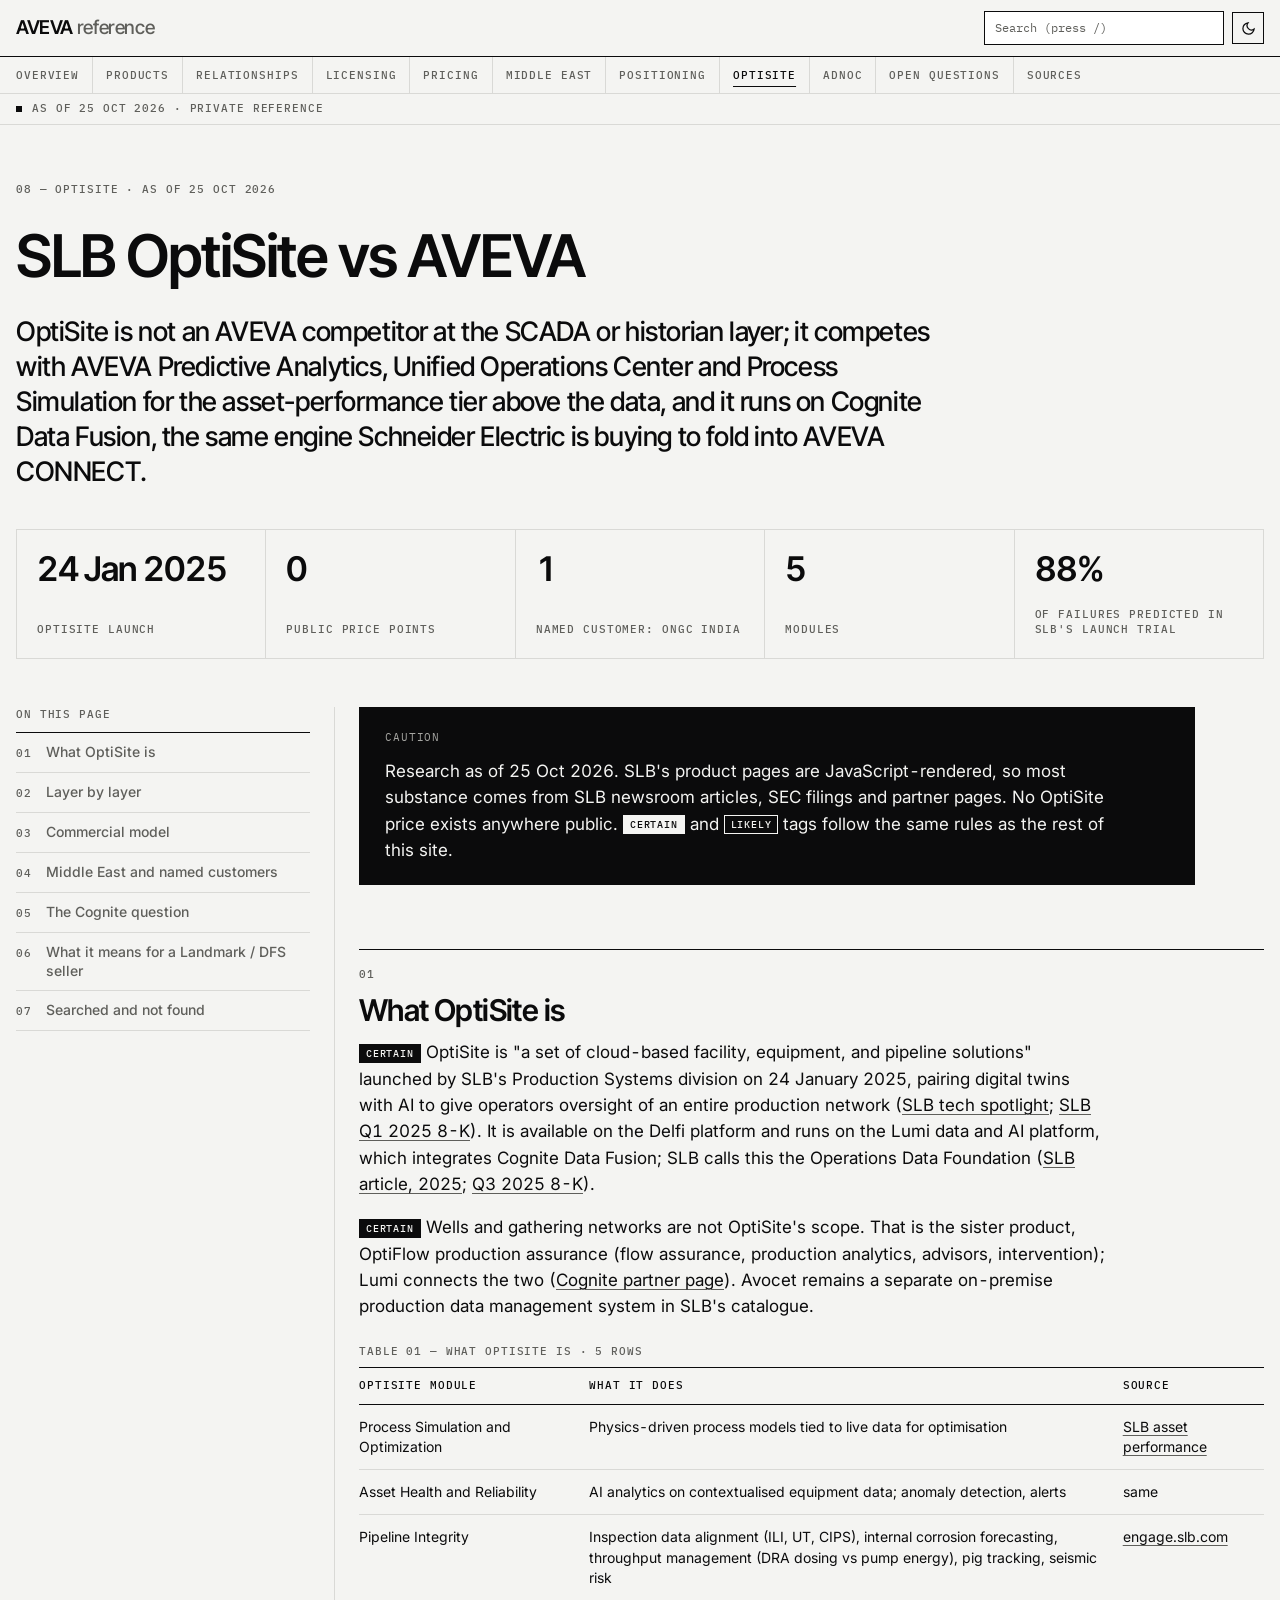
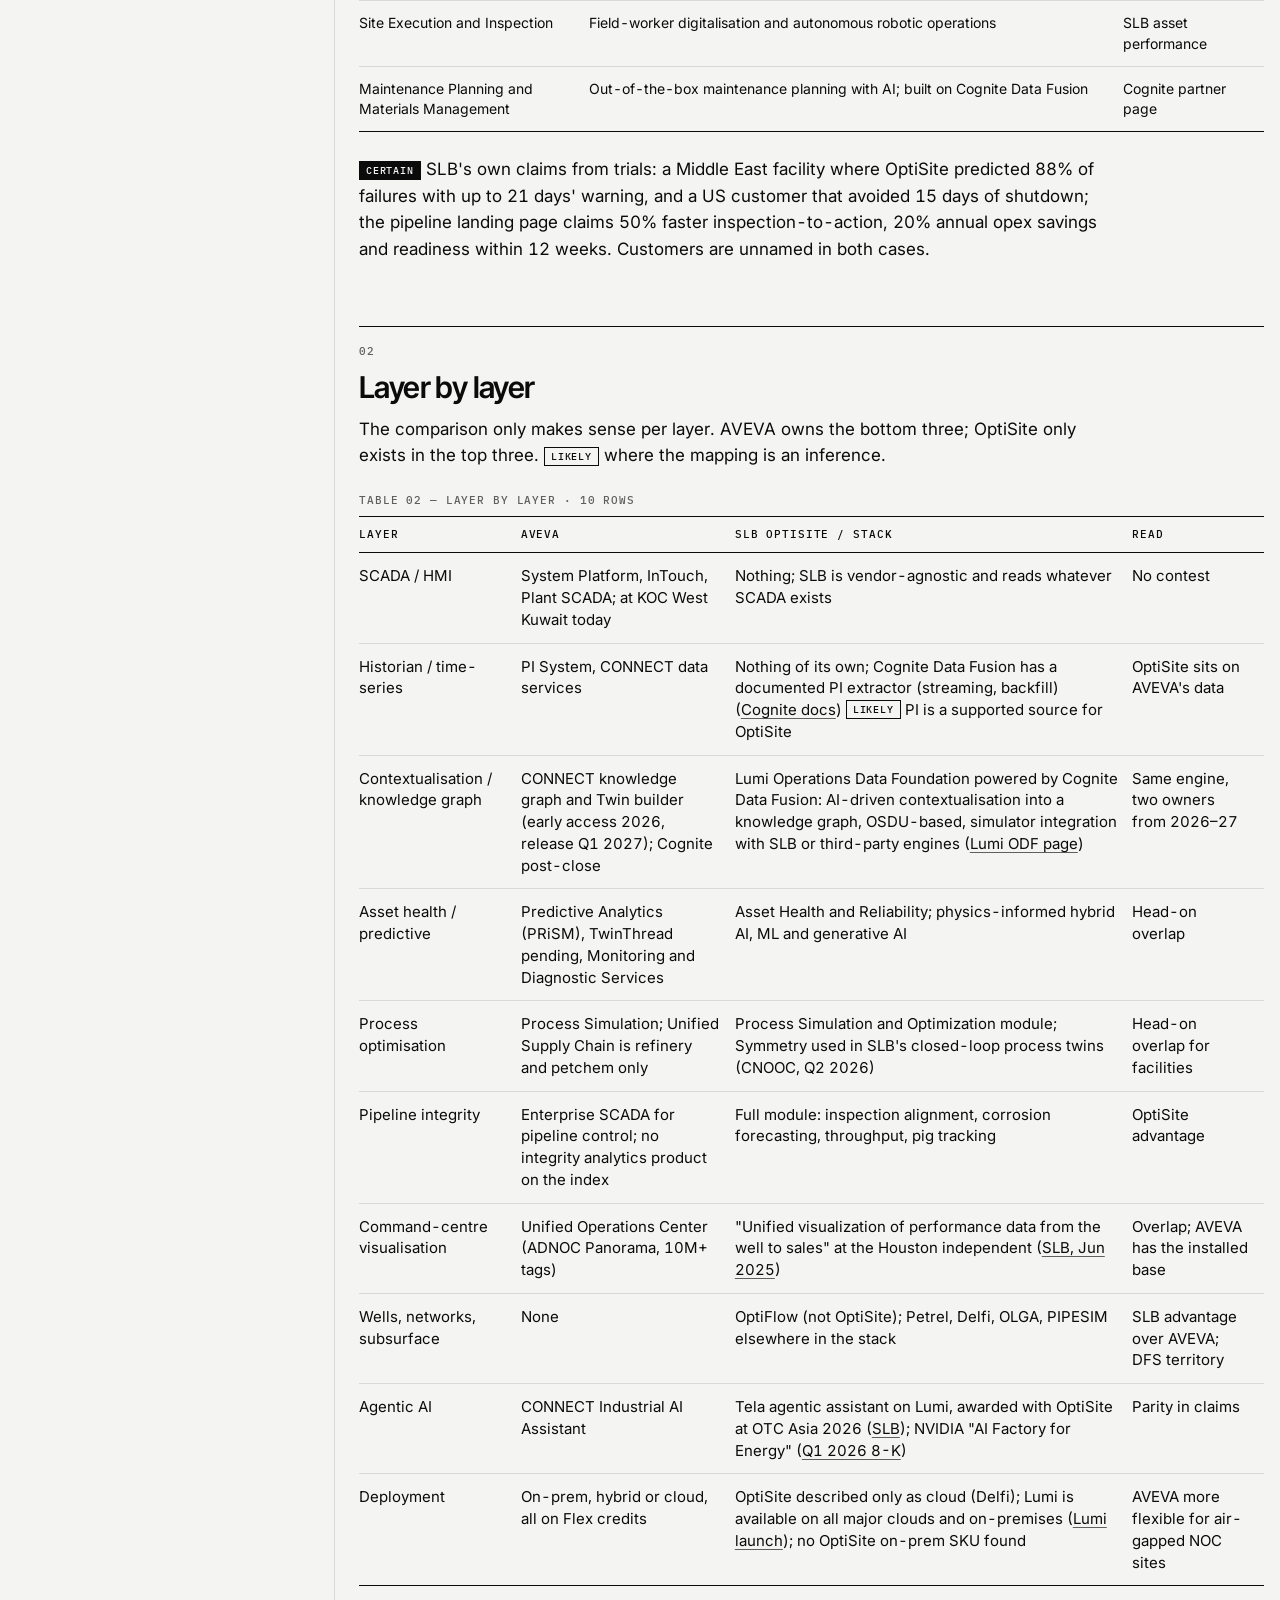
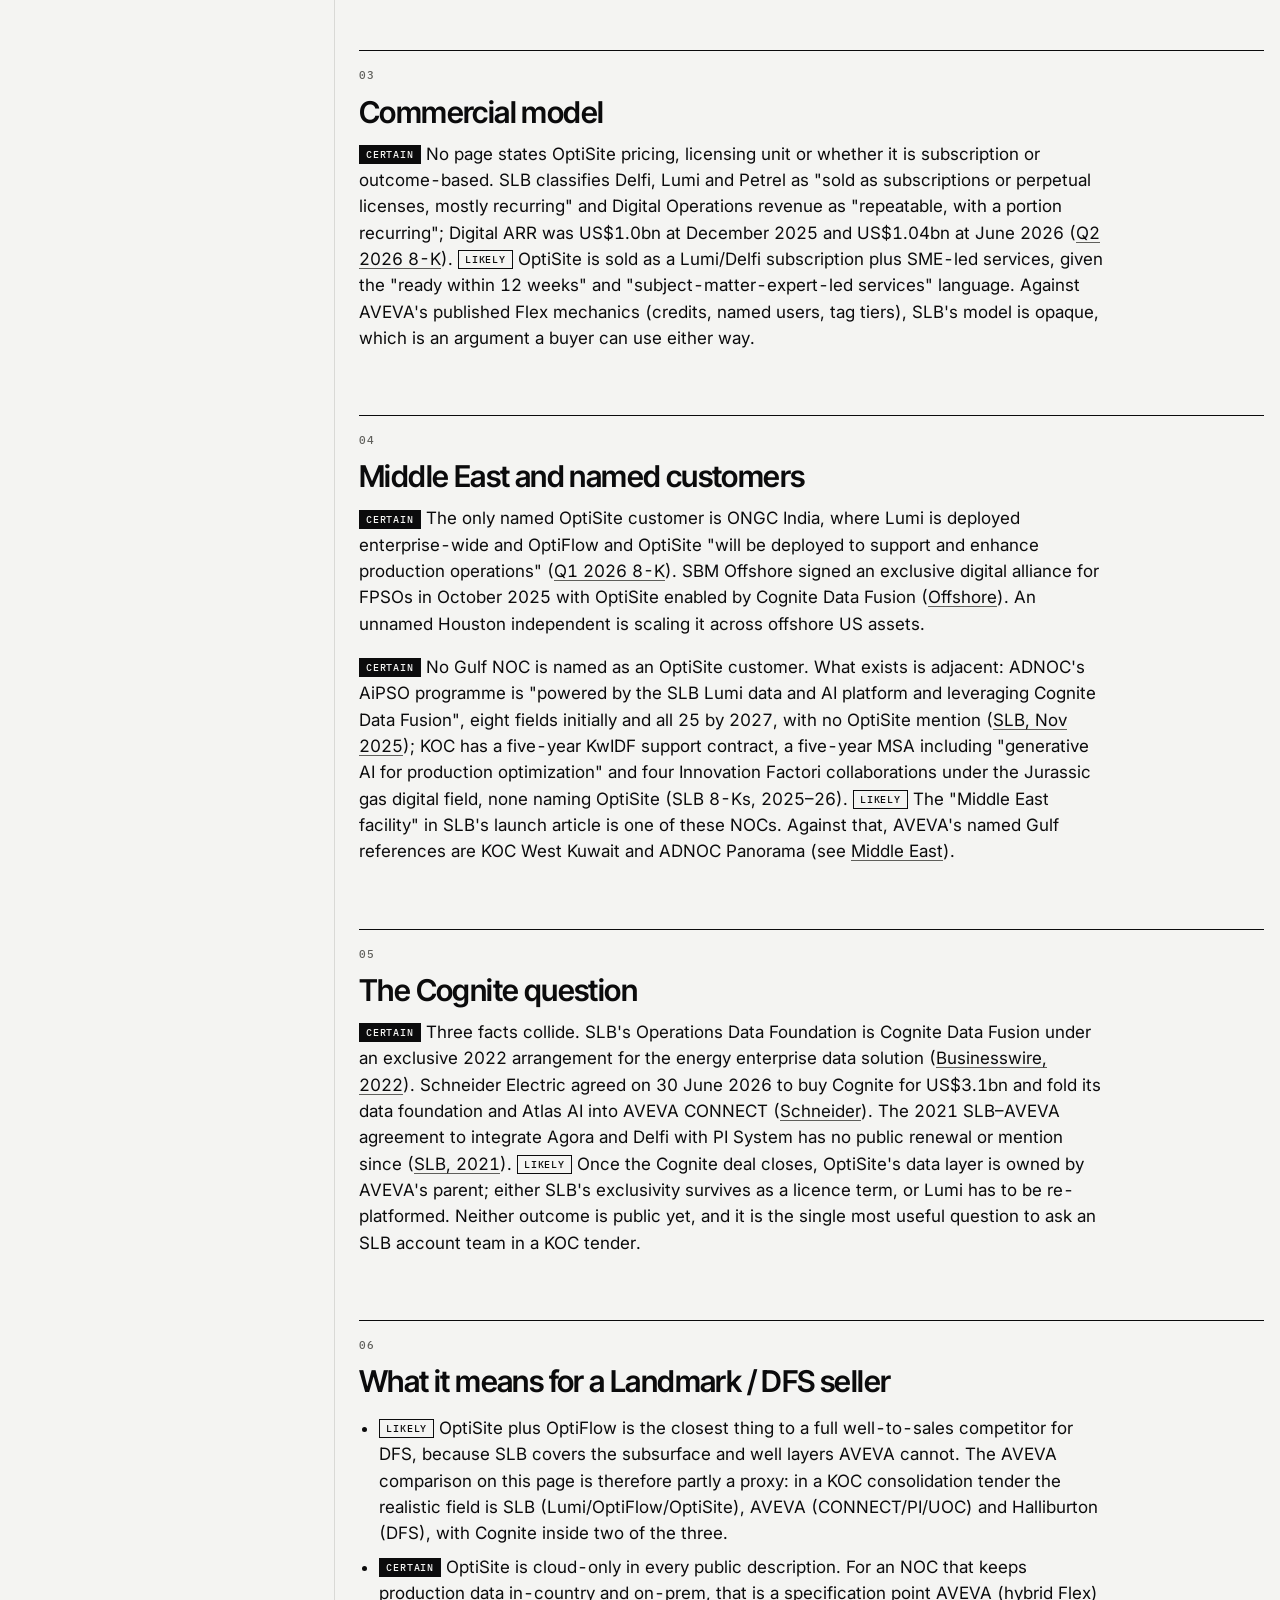
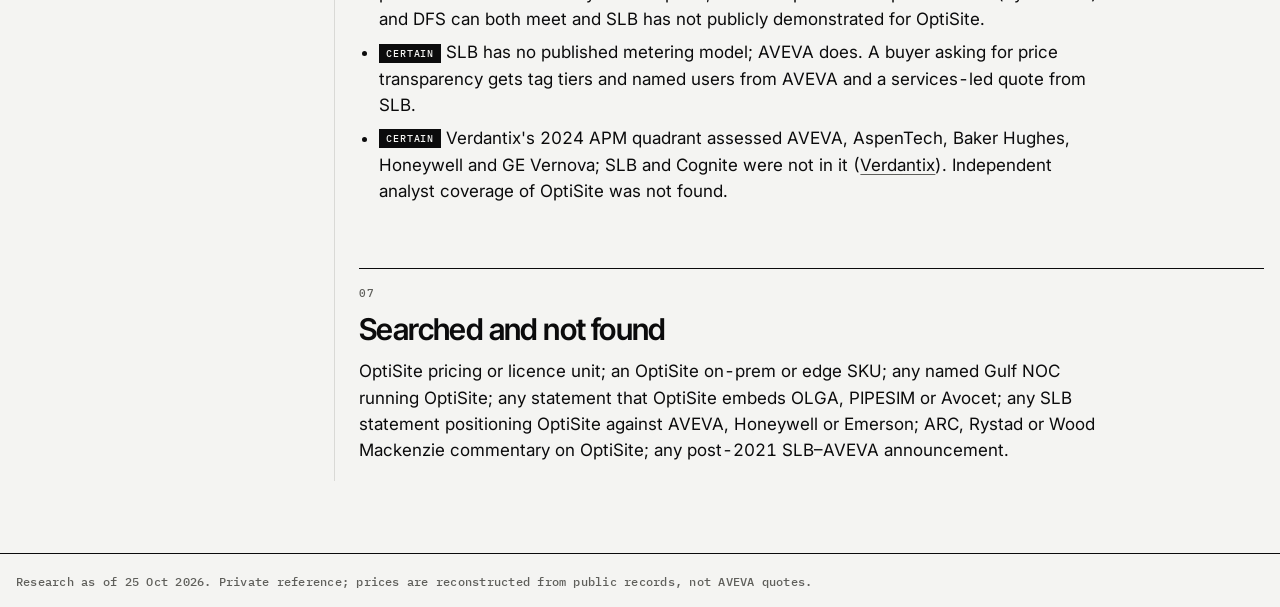
<file: optisite.html>
<!doctype html>
<html lang="en">
<head>
<meta charset="utf-8">
<meta name="viewport" content="width=device-width, initial-scale=1, viewport-fit=cover">
<title>SLB OptiSite vs AVEVA — AVEVA reference</title>
<meta name="description" content="How SLB OptiSite compares with the AVEVA portfolio, layer by layer.">
<meta name="robots" content="noindex">
<link rel="preconnect" href="https://fonts.googleapis.com">
<link rel="preconnect" href="https://fonts.gstatic.com" crossorigin>
<link href="https://fonts.googleapis.com/css2?family=Inter+Tight:wght@500;600;700&family=Inter:wght@400;500;600&family=IBM+Plex+Mono:wght@400;500&display=swap" rel="stylesheet">
<link rel="stylesheet" href="assets/style.css">
<link rel="icon" href="data:image/svg+xml,%3Csvg xmlns='http://www.w3.org/2000/svg' viewBox='0 0 32 32'%3E%3Crect width='32' height='32' fill='%230B0B0C'/%3E%3Crect x='7' y='21' width='18' height='3' fill='%23F4F4F2'/%3E%3Crect x='7' y='14.5' width='18' height='3' fill='%23F4F4F2'/%3E%3Crect x='7' y='8' width='18' height='3' fill='%23F4F4F2'/%3E%3C/svg%3E">
<script>try{var t=localStorage.getItem('aveva-kb-theme');if(t)document.documentElement.setAttribute('data-theme',t);}catch(e){}</script>

</head>
<body>
<a class="skip" href="#main">Skip to content</a>
<header class="site-head">
  <div class="wrap head-row">
    <a class="brand" href="index.html">AVEVA <span>reference</span></a>
    <div class="head-tools">
      <div class="search-box">
        <input type="search" placeholder="Search (press /)" aria-label="Search the reference" autocomplete="off">
        <div class="search-results" role="listbox"></div>
      </div>
      <button class="btn theme-toggle" type="button" aria-label="Toggle dark or light theme" title="Toggle theme">
        <svg class="sun" viewBox="0 0 24 24" fill="none" stroke="currentColor" stroke-width="2" stroke-linecap="round"><circle cx="12" cy="12" r="4"/><path d="M12 2v2M12 20v2M4.9 4.9l1.4 1.4M17.7 17.7l1.4 1.4M2 12h2M20 12h2M4.9 19.1l1.4-1.4M17.7 6.3l1.4-1.4"/></svg>
        <svg class="moon" viewBox="0 0 24 24" fill="none" stroke="currentColor" stroke-width="2" stroke-linecap="round"><path d="M21 12.8A9 9 0 1 1 11.2 3a7 7 0 0 0 9.8 9.8z"/></svg>
      </button>
    </div>
  </div>
  <div class="nav-row"><div class="wrap"><nav class="primary" aria-label="Sections"><a href="index.html">Overview</a><a href="products.html">Products</a><a href="relationships.html">Relationships</a><a href="licensing.html">Licensing</a><a href="pricing.html">Pricing</a><a href="middle-east.html">Middle East</a><a href="positioning.html">Positioning</a><a href="optisite.html">OptiSite</a><a href="adnoc.html">ADNOC</a><a href="open-questions.html">Open questions</a><a href="sources.html">Sources</a></nav></div></div>
</header>
<div class="status-bar" role="note"><div class="wrap"><span class="dot" aria-hidden="true"></span>As of 25 Oct 2026 · private reference</div></div>
<main id="main">

<section class="page-head wrap" data-kicker="08 — OPTISITE · AS OF 25 OCT 2026">
<h1>SLB OptiSite vs AVEVA</h1>
<p class="lede">OptiSite is not an AVEVA competitor at the SCADA or historian layer; it competes with AVEVA Predictive Analytics, Unified Operations Center and Process Simulation for the asset-performance tier above the data, and it runs on Cognite Data Fusion, the same engine Schneider Electric is buying to fold into AVEVA CONNECT.</p>
</section>
<div class="wrap"><ul class="glance" aria-label="At a glance"><li><strong>24 Jan 2025</strong><small>OptiSite launch</small></li><li><strong>0</strong><small>public price points</small></li><li><strong>1</strong><small>named customer: ONGC India</small></li><li><strong>5</strong><small>modules</small></li><li><strong>88%</strong><small>of failures predicted in SLB's launch trial</small></li></ul></div>
<div class="wrap page-grid">
<nav class="toc" aria-label="On this page"><span class="toc-title">On this page</span><ol><li><a href="#what-it-is">What OptiSite is</a></li><li><a href="#side-by-side">Layer by layer</a></li><li><a href="#commercial">Commercial model</a></li><li><a href="#middle-east">Middle East and named customers</a></li><li><a href="#cognite">The Cognite question</a></li><li><a href="#for-landmark">What it means for a Landmark / DFS seller</a></li><li><a href="#not-found">Searched and not found</a></li></ol></nav>
<div class="page-body">
<div class="caution"><p>Research as of 25 Oct 2026. SLB's product pages are JavaScript-rendered, so most substance comes from SLB newsroom articles, SEC filings and partner pages. No OptiSite price exists anywhere public. <span class="tag tag-certain">Certain</span> and <span class="tag tag-likely">Likely</span> tags follow the same rules as the rest of this site.</p></div>

<h2 id="what-it-is">What OptiSite is</h2>
<p><span class="tag tag-certain">Certain</span> OptiSite is "a set of cloud-based facility, equipment, and pipeline solutions" launched by SLB's Production Systems division on 24 January 2025, pairing digital twins with AI to give operators oversight of an entire production network (<a href="https://www.slb.com/newsroom/updates/2025/tech-spotlight-slb-launches-industry-first-ai-solution-for-entire-production-networks">SLB tech spotlight</a>; <a href="https://www.sec.gov/Archives/edgar/data/87347/000119312525094916/d704132dex99.htm">SLB Q1 2025 8-K</a>). It is available on the Delfi platform and runs on the Lumi data and AI platform, which integrates Cognite Data Fusion; SLB calls this the Operations Data Foundation (<a href="https://www.slb.com/zh-cn/resource-library/article/2025/optisite-facility-equipment-and-pipeline-solutions-integrated-ai-to-enhance-asset-performance">SLB article, 2025</a>; <a href="https://www.sec.gov/Archives/edgar/data/87347/000119312525241946/d83993dex99.htm">Q3 2025 8-K</a>).</p>
<p><span class="tag tag-certain">Certain</span> Wells and gathering networks are not OptiSite's scope. That is the sister product, OptiFlow production assurance (flow assurance, production analytics, advisors, intervention); Lumi connects the two (<a href="https://cognite.com/en/partners/slb">Cognite partner page</a>). Avocet remains a separate on-premise production data management system in SLB's catalogue.</p>
<p class="table-cap" data-cap="Table 01 — What OptiSite is · 5 rows" aria-hidden="true"></p>
<div class="table-wrap compact">
<table>
<thead><tr><th>OptiSite module</th><th>What it does</th><th>Source</th></tr></thead>
<tbody>
<tr><td>Process Simulation and Optimization</td><td>Physics-driven process models tied to live data for optimisation</td><td><a href="https://www.slb.com/products-and-services/delivering-digital-at-scale/production/asset-performance">SLB asset performance</a></td></tr>
<tr><td>Asset Health and Reliability</td><td>AI analytics on contextualised equipment data; anomaly detection, alerts</td><td>same</td></tr>
<tr><td>Pipeline Integrity</td><td>Inspection data alignment (ILI, UT, CIPS), internal corrosion forecasting, throughput management (DRA dosing vs pump energy), pig tracking, seismic risk</td><td><a href="https://engage.slb.com/optisitesolutions">engage.slb.com</a></td></tr>
<tr><td>Site Execution and Inspection</td><td>Field-worker digitalisation and autonomous robotic operations</td><td>SLB asset performance</td></tr>
<tr><td>Maintenance Planning and Materials Management</td><td>Out-of-the-box maintenance planning with AI; built on Cognite Data Fusion</td><td>Cognite partner page</td></tr>
</tbody>
</table>
</div>
<p><span class="tag tag-certain">Certain</span> SLB's own claims from trials: a Middle East facility where OptiSite predicted 88% of failures with up to 21 days' warning, and a US customer that avoided 15 days of shutdown; the pipeline landing page claims 50% faster inspection-to-action, 20% annual opex savings and readiness within 12 weeks. Customers are unnamed in both cases.</p>

<h2 id="side-by-side">Layer by layer</h2>
<p>The comparison only makes sense per layer. AVEVA owns the bottom three; OptiSite only exists in the top three. <span class="tag tag-likely">Likely</span> where the mapping is an inference.</p>
<p class="table-cap" data-cap="Table 02 — Layer by layer · 10 rows" aria-hidden="true"></p>
<div class="table-wrap">
<table>
<thead><tr><th>Layer</th><th>AVEVA</th><th>SLB OptiSite / stack</th><th>Read</th></tr></thead>
<tbody>
<tr><td>SCADA / HMI</td><td>System Platform, InTouch, Plant SCADA; at KOC West Kuwait today</td><td>Nothing; SLB is vendor-agnostic and reads whatever SCADA exists</td><td>No contest</td></tr>
<tr><td>Historian / time-series</td><td>PI System, CONNECT data services</td><td>Nothing of its own; Cognite Data Fusion has a documented PI extractor (streaming, backfill) (<a href="https://docs.cognite.com/cdf/integration/guides/extraction/pi">Cognite docs</a>) <span class="tag tag-likely">Likely</span> PI is a supported source for OptiSite</td><td>OptiSite sits on AVEVA's data</td></tr>
<tr><td>Contextualisation / knowledge graph</td><td>CONNECT knowledge graph and Twin builder (early access 2026, release Q1 2027); Cognite post-close</td><td>Lumi Operations Data Foundation powered by Cognite Data Fusion: AI-driven contextualisation into a knowledge graph, OSDU-based, simulator integration with SLB or third-party engines (<a href="https://www.slb.com/products-and-services/delivering-digital-at-scale/software/lumi/operations-data-foundation">Lumi ODF page</a>)</td><td>Same engine, two owners from 2026–27</td></tr>
<tr><td>Asset health / predictive</td><td>Predictive Analytics (PRiSM), TwinThread pending, Monitoring and Diagnostic Services</td><td>Asset Health and Reliability; physics-informed hybrid AI, ML and generative AI</td><td>Head-on overlap</td></tr>
<tr><td>Process optimisation</td><td>Process Simulation; Unified Supply Chain is refinery and petchem only</td><td>Process Simulation and Optimization module; Symmetry used in SLB's closed-loop process twins (CNOOC, Q2 2026)</td><td>Head-on overlap for facilities</td></tr>
<tr><td>Pipeline integrity</td><td>Enterprise SCADA for pipeline control; no integrity analytics product on the index</td><td>Full module: inspection alignment, corrosion forecasting, throughput, pig tracking</td><td>OptiSite advantage</td></tr>
<tr><td>Command-centre visualisation</td><td>Unified Operations Center (ADNOC Panorama, 10M+ tags)</td><td>"Unified visualization of performance data from the well to sales" at the Houston independent (<a href="https://www.slb.com/newsroom/updates/2025/slb-partners-with-independent-energy-company-to-pave-way-for-ai-driven-autonomous-operations">SLB, Jun 2025</a>)</td><td>Overlap; AVEVA has the installed base</td></tr>
<tr><td>Wells, networks, subsurface</td><td>None</td><td>OptiFlow (not OptiSite); Petrel, Delfi, OLGA, PIPESIM elsewhere in the stack</td><td>SLB advantage over AVEVA; DFS territory</td></tr>
<tr><td>Agentic AI</td><td>CONNECT Industrial AI Assistant</td><td>Tela agentic assistant on Lumi, awarded with OptiSite at OTC Asia 2026 (<a href="https://www.slb.com/newsroom/features/2026/slb-wins-two-otc-asia-spotlight-on-new-technology-awards">SLB</a>); NVIDIA "AI Factory for Energy" (<a href="https://www.sec.gov/Archives/edgar/data/0000087347/000119312526174940/d111579dex99.htm">Q1 2026 8-K</a>)</td><td>Parity in claims</td></tr>
<tr><td>Deployment</td><td>On-prem, hybrid or cloud, all on Flex credits</td><td>OptiSite described only as cloud (Delfi); Lumi is available on all major clouds and on-premises (<a href="https://www.slb.com/newsroom/press-release/2024/slb-launches-ai-powered-lumi-platform">Lumi launch</a>); no OptiSite on-prem SKU found</td><td>AVEVA more flexible for air-gapped NOC sites</td></tr>
</tbody>
</table>
</div>

<h2 id="commercial">Commercial model</h2>
<p><span class="tag tag-certain">Certain</span> No page states OptiSite pricing, licensing unit or whether it is subscription or outcome-based. SLB classifies Delfi, Lumi and Petrel as "sold as subscriptions or perpetual licenses, mostly recurring" and Digital Operations revenue as "repeatable, with a portion recurring"; Digital ARR was US$1.0bn at December 2025 and US$1.04bn at June 2026 (<a href="https://www.sec.gov/Archives/edgar/data/0000087347/000119312526315068/d122193dex99.htm">Q2 2026 8-K</a>). <span class="tag tag-likely">Likely</span> OptiSite is sold as a Lumi/Delfi subscription plus SME-led services, given the "ready within 12 weeks" and "subject-matter-expert-led services" language. Against AVEVA's published Flex mechanics (credits, named users, tag tiers), SLB's model is opaque, which is an argument a buyer can use either way.</p>

<h2 id="middle-east">Middle East and named customers</h2>
<p><span class="tag tag-certain">Certain</span> The only named OptiSite customer is ONGC India, where Lumi is deployed enterprise-wide and OptiFlow and OptiSite "will be deployed to support and enhance production operations" (<a href="https://www.sec.gov/Archives/edgar/data/0000087347/000119312526174940/d111579dex99.htm">Q1 2026 8-K</a>). SBM Offshore signed an exclusive digital alliance for FPSOs in October 2025 with OptiSite enabled by Cognite Data Fusion (<a href="https://offshore-mag.com/business-briefs/equipment-engineering/news/55321203/sbm-offshore-sbm-offshore-entering-ai-partnerships-with-slb-and-cognite">Offshore</a>). An unnamed Houston independent is scaling it across offshore US assets.</p>
<p><span class="tag tag-certain">Certain</span> No Gulf NOC is named as an OptiSite customer. What exists is adjacent: ADNOC's AiPSO programme is "powered by the SLB Lumi data and AI platform and leveraging Cognite Data Fusion", eight fields initially and all 25 by 2027, with no OptiSite mention (<a href="https://www.slb.com/newsroom/updates/2025/2025-adnoc-slb-aipso-update">SLB, Nov 2025</a>); KOC has a five-year KwIDF support contract, a five-year MSA including "generative AI for production optimization" and four Innovation Factori collaborations under the Jurassic gas digital field, none naming OptiSite (SLB 8-Ks, 2025–26). <span class="tag tag-likely">Likely</span> The "Middle East facility" in SLB's launch article is one of these NOCs. Against that, AVEVA's named Gulf references are KOC West Kuwait and ADNOC Panorama (see <a href="middle-east.html">Middle East</a>).</p>

<h2 id="cognite">The Cognite question</h2>
<p><span class="tag tag-certain">Certain</span> Three facts collide. SLB's Operations Data Foundation is Cognite Data Fusion under an exclusive 2022 arrangement for the energy enterprise data solution (<a href="https://www.businesswire.com/news/home/20220913006217/en/Schlumberger-and-Cognite-to-Deliver-Data-Driven-Solutions-at-Scale-for-the-Global-Energy-Industry">Businesswire, 2022</a>). Schneider Electric agreed on 30 June 2026 to buy Cognite for US$3.1bn and fold its data foundation and Atlas AI into AVEVA CONNECT (<a href="https://www.se.com/ww/en/assets/pdf/Schneider-Electric-announces-agreement-to-acquire-Cognite">Schneider</a>). The 2021 SLB–AVEVA agreement to integrate Agora and Delfi with PI System has no public renewal or mention since (<a href="https://www.slb.com/newsroom/press-release/2021/pr-2021-0930-slb-aveva">SLB, 2021</a>). <span class="tag tag-likely">Likely</span> Once the Cognite deal closes, OptiSite's data layer is owned by AVEVA's parent; either SLB's exclusivity survives as a licence term, or Lumi has to be re-platformed. Neither outcome is public yet, and it is the single most useful question to ask an SLB account team in a KOC tender.</p>

<h2 id="for-landmark">What it means for a Landmark / DFS seller</h2>
<ul>
<li><span class="tag tag-likely">Likely</span> OptiSite plus OptiFlow is the closest thing to a full well-to-sales competitor for DFS, because SLB covers the subsurface and well layers AVEVA cannot. The AVEVA comparison on this page is therefore partly a proxy: in a KOC consolidation tender the realistic field is SLB (Lumi/OptiFlow/OptiSite), AVEVA (CONNECT/PI/UOC) and Halliburton (DFS), with Cognite inside two of the three.</li>
<li><span class="tag tag-certain">Certain</span> OptiSite is cloud-only in every public description. For an NOC that keeps production data in-country and on-prem, that is a specification point AVEVA (hybrid Flex) and DFS can both meet and SLB has not publicly demonstrated for OptiSite.</li>
<li><span class="tag tag-certain">Certain</span> SLB has no published metering model; AVEVA does. A buyer asking for price transparency gets tag tiers and named users from AVEVA and a services-led quote from SLB.</li>
<li><span class="tag tag-certain">Certain</span> Verdantix's 2024 APM quadrant assessed AVEVA, AspenTech, Baker Hughes, Honeywell and GE Vernova; SLB and Cognite were not in it (<a href="https://www.verdantix.com/vantage/report/green-quadrant-asset-performance-management-solutions-2024">Verdantix</a>). Independent analyst coverage of OptiSite was not found.</li>
</ul>

<h2 id="not-found">Searched and not found</h2>
<p>OptiSite pricing or licence unit; an OptiSite on-prem or edge SKU; any named Gulf NOC running OptiSite; any statement that OptiSite embeds OLGA, PIPESIM or Avocet; any SLB statement positioning OptiSite against AVEVA, Honeywell or Emerson; ARC, Rystad or Wood Mackenzie commentary on OptiSite; any post-2021 SLB–AVEVA announcement.</p>

</div>
</div>
</main>
<footer class="site-foot"><div class="wrap">Research as of 25 Oct 2026. Private reference; prices are reconstructed from public records, not AVEVA quotes.</div></footer>
<script src="assets/site.js"></script>
<script src="assets/search-index.js"></script>
<script src="assets/search.js"></script>

</body>
</html>
</file>
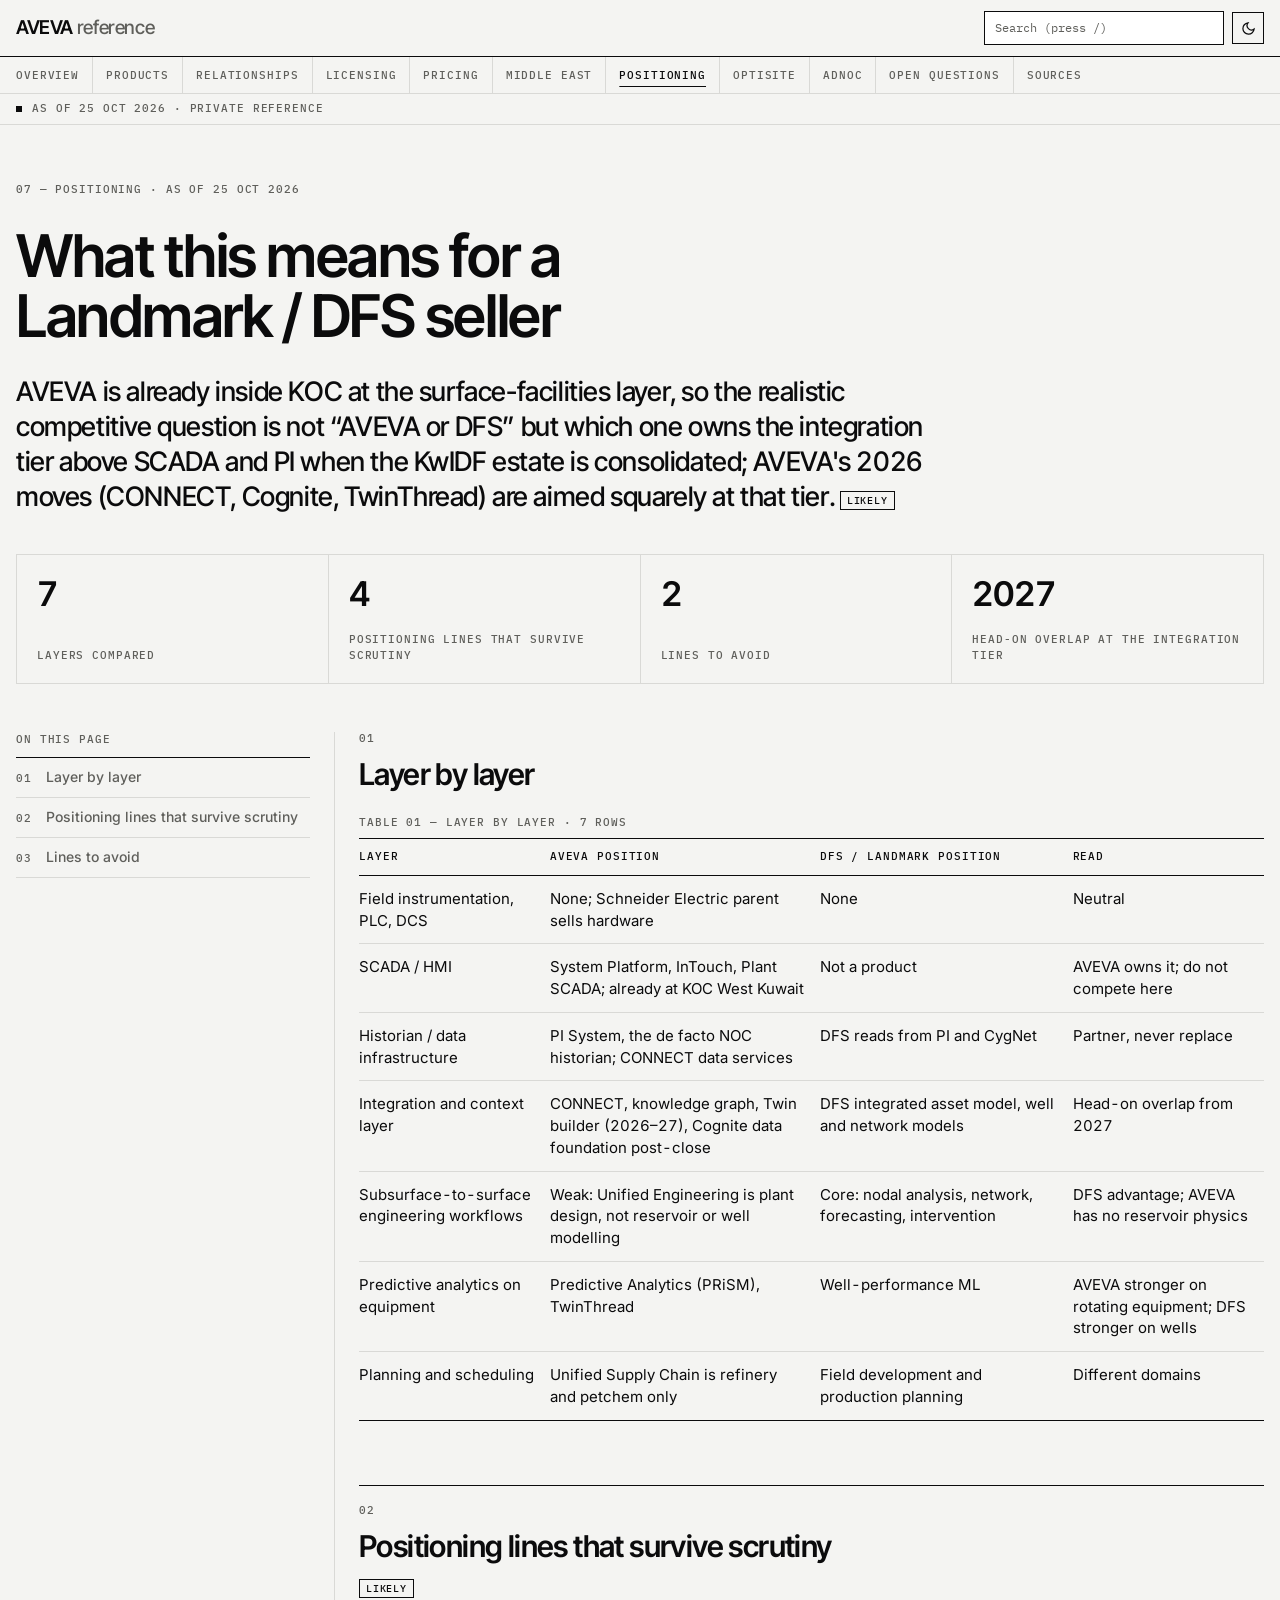
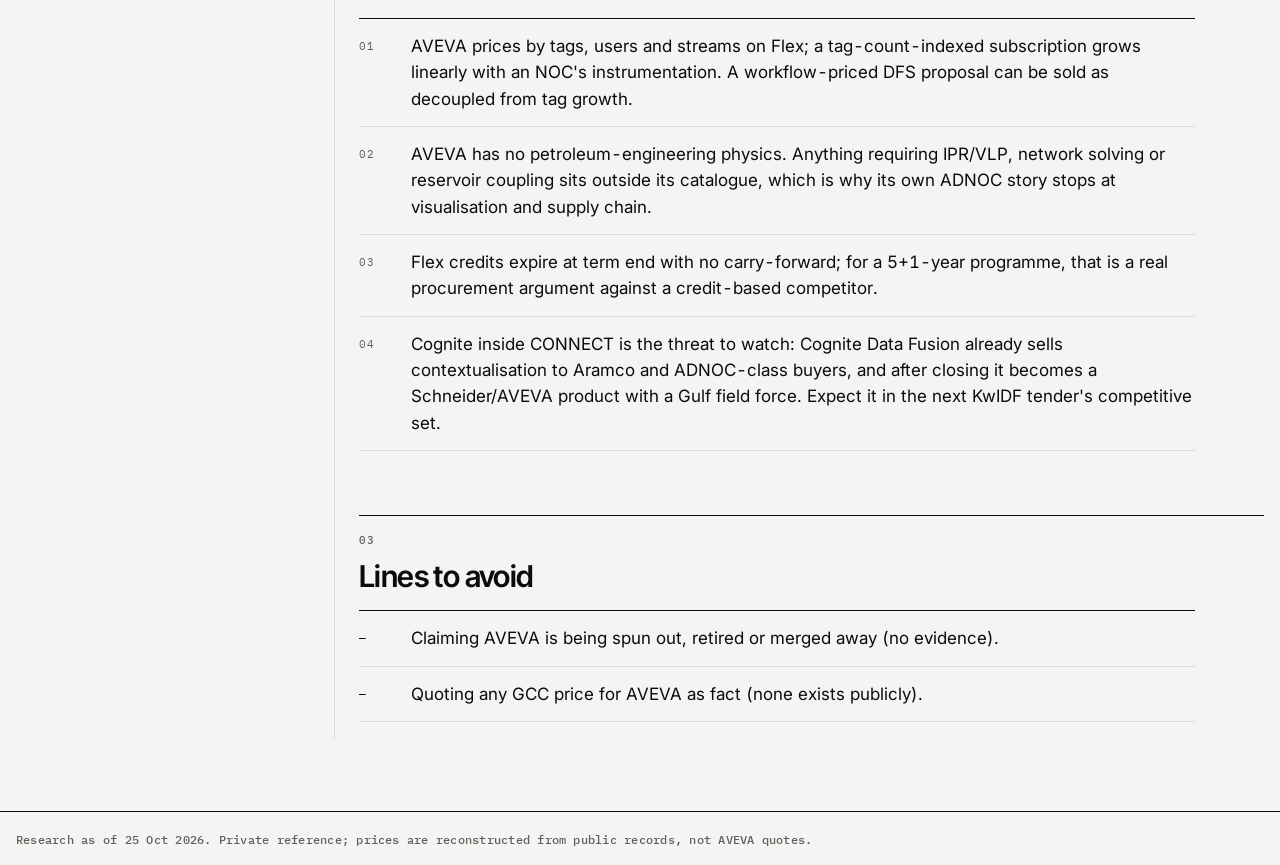
<file: positioning.html>
<!doctype html>
<html lang="en">
<head>
<meta charset="utf-8">
<meta name="viewport" content="width=device-width, initial-scale=1, viewport-fit=cover">
<title>Positioning — AVEVA reference</title>
<meta name="description" content="Layer-by-layer AVEVA versus Landmark / DFS positioning.">
<meta name="robots" content="noindex">
<link rel="preconnect" href="https://fonts.googleapis.com">
<link rel="preconnect" href="https://fonts.gstatic.com" crossorigin>
<link href="https://fonts.googleapis.com/css2?family=Inter+Tight:wght@500;600;700&family=Inter:wght@400;500;600&family=IBM+Plex+Mono:wght@400;500&display=swap" rel="stylesheet">
<link rel="stylesheet" href="assets/style.css">
<link rel="icon" href="data:image/svg+xml,%3Csvg xmlns='http://www.w3.org/2000/svg' viewBox='0 0 32 32'%3E%3Crect width='32' height='32' fill='%230B0B0C'/%3E%3Crect x='7' y='21' width='18' height='3' fill='%23F4F4F2'/%3E%3Crect x='7' y='14.5' width='18' height='3' fill='%23F4F4F2'/%3E%3Crect x='7' y='8' width='18' height='3' fill='%23F4F4F2'/%3E%3C/svg%3E">
<script>try{var t=localStorage.getItem('aveva-kb-theme');if(t)document.documentElement.setAttribute('data-theme',t);}catch(e){}</script>

</head>
<body>
<a class="skip" href="#main">Skip to content</a>
<header class="site-head">
  <div class="wrap head-row">
    <a class="brand" href="index.html">AVEVA <span>reference</span></a>
    <div class="head-tools">
      <div class="search-box">
        <input type="search" placeholder="Search (press /)" aria-label="Search the reference" autocomplete="off">
        <div class="search-results" role="listbox"></div>
      </div>
      <button class="btn theme-toggle" type="button" aria-label="Toggle dark or light theme" title="Toggle theme">
        <svg class="sun" viewBox="0 0 24 24" fill="none" stroke="currentColor" stroke-width="2" stroke-linecap="round"><circle cx="12" cy="12" r="4"/><path d="M12 2v2M12 20v2M4.9 4.9l1.4 1.4M17.7 17.7l1.4 1.4M2 12h2M20 12h2M4.9 19.1l1.4-1.4M17.7 6.3l1.4-1.4"/></svg>
        <svg class="moon" viewBox="0 0 24 24" fill="none" stroke="currentColor" stroke-width="2" stroke-linecap="round"><path d="M21 12.8A9 9 0 1 1 11.2 3a7 7 0 0 0 9.8 9.8z"/></svg>
      </button>
    </div>
  </div>
  <div class="nav-row"><div class="wrap"><nav class="primary" aria-label="Sections"><a href="index.html">Overview</a><a href="products.html">Products</a><a href="relationships.html">Relationships</a><a href="licensing.html">Licensing</a><a href="pricing.html">Pricing</a><a href="middle-east.html">Middle East</a><a href="positioning.html">Positioning</a><a href="optisite.html">OptiSite</a><a href="adnoc.html">ADNOC</a><a href="open-questions.html">Open questions</a><a href="sources.html">Sources</a></nav></div></div>
</header>
<div class="status-bar" role="note"><div class="wrap"><span class="dot" aria-hidden="true"></span>As of 25 Oct 2026 · private reference</div></div>
<main id="main">

<section class="page-head wrap" data-kicker="07 — POSITIONING · AS OF 25 OCT 2026">
<h1>What this means for a Landmark / DFS seller</h1>
<p class="lede">AVEVA is already inside KOC at the surface-facilities layer, so the realistic competitive question is not “AVEVA or DFS” but which one owns the integration tier above SCADA and PI when the KwIDF estate is consolidated; AVEVA's 2026 moves (CONNECT, Cognite, TwinThread) are aimed squarely at that tier. <span class="tag tag-likely">Likely</span></p>
</section>
<div class="wrap"><ul class="glance" aria-label="At a glance"><li><strong>7</strong><small>layers compared</small></li><li><strong>4</strong><small>positioning lines that survive scrutiny</small></li><li><strong>2</strong><small>lines to avoid</small></li><li><strong>2027</strong><small>head-on overlap at the integration tier</small></li></ul></div>
<div class="wrap page-grid">
<nav class="toc" aria-label="On this page"><span class="toc-title">On this page</span><ol><li><a href="#layers">Layer by layer</a></li><li><a href="#lines">Positioning lines that survive scrutiny</a></li><li><a href="#avoid">Lines to avoid</a></li></ol></nav>
<div class="page-body">

<h2 id="layers">Layer by layer</h2>
<p class="table-cap" data-cap="Table 01 — Layer by layer · 7 rows" aria-hidden="true"></p>
<div class="table-wrap">
<table>
<thead><tr><th>Layer</th><th>AVEVA position</th><th>DFS / Landmark position</th><th>Read</th></tr></thead>
<tbody>
<tr><td>Field instrumentation, PLC, DCS</td><td>None; Schneider Electric parent sells hardware</td><td>None</td><td>Neutral</td></tr>
<tr><td>SCADA / HMI</td><td>System Platform, InTouch, Plant SCADA; already at KOC West Kuwait</td><td>Not a product</td><td>AVEVA owns it; do not compete here</td></tr>
<tr><td>Historian / data infrastructure</td><td>PI System, the de facto NOC historian; CONNECT data services</td><td>DFS reads from PI and CygNet</td><td>Partner, never replace</td></tr>
<tr><td>Integration and context layer</td><td>CONNECT, knowledge graph, Twin builder (2026–27), Cognite data foundation post-close</td><td>DFS integrated asset model, well and network models</td><td>Head-on overlap from 2027</td></tr>
<tr><td>Subsurface-to-surface engineering workflows</td><td>Weak: Unified Engineering is plant design, not reservoir or well modelling</td><td>Core: nodal analysis, network, forecasting, intervention</td><td>DFS advantage; AVEVA has no reservoir physics</td></tr>
<tr><td>Predictive analytics on equipment</td><td>Predictive Analytics (PRiSM), TwinThread</td><td>Well-performance ML</td><td>AVEVA stronger on rotating equipment; DFS stronger on wells</td></tr>
<tr><td>Planning and scheduling</td><td>Unified Supply Chain is refinery and petchem only</td><td>Field development and production planning</td><td>Different domains</td></tr>
</tbody>
</table>
</div>

<h2 id="lines">Positioning lines that survive scrutiny</h2>
<p><span class="tag tag-likely">Likely</span></p>
<ul class="lines">
  <li>AVEVA prices by tags, users and streams on Flex; a tag-count-indexed subscription grows linearly with an NOC's instrumentation. A workflow-priced DFS proposal can be sold as decoupled from tag growth.</li>
  <li>AVEVA has no petroleum-engineering physics. Anything requiring IPR/VLP, network solving or reservoir coupling sits outside its catalogue, which is why its own ADNOC story stops at visualisation and supply chain.</li>
  <li>Flex credits expire at term end with no carry-forward; for a 5+1-year programme, that is a real procurement argument against a credit-based competitor.</li>
  <li>Cognite inside CONNECT is the threat to watch: Cognite Data Fusion already sells contextualisation to Aramco and ADNOC-class buyers, and after closing it becomes a Schneider/AVEVA product with a Gulf field force. Expect it in the next KwIDF tender's competitive set.</li>
</ul>

<h2 id="avoid">Lines to avoid</h2>
<ul class="lines avoid">
  <li>Claiming AVEVA is being spun out, retired or merged away (no evidence).</li>
  <li>Quoting any GCC price for AVEVA as fact (none exists publicly).</li>
</ul>

</div>
</div>
</main>
<footer class="site-foot"><div class="wrap">Research as of 25 Oct 2026. Private reference; prices are reconstructed from public records, not AVEVA quotes.</div></footer>
<script src="assets/site.js"></script>
<script src="assets/search-index.js"></script>
<script src="assets/search.js"></script>

</body>
</html>
</file>
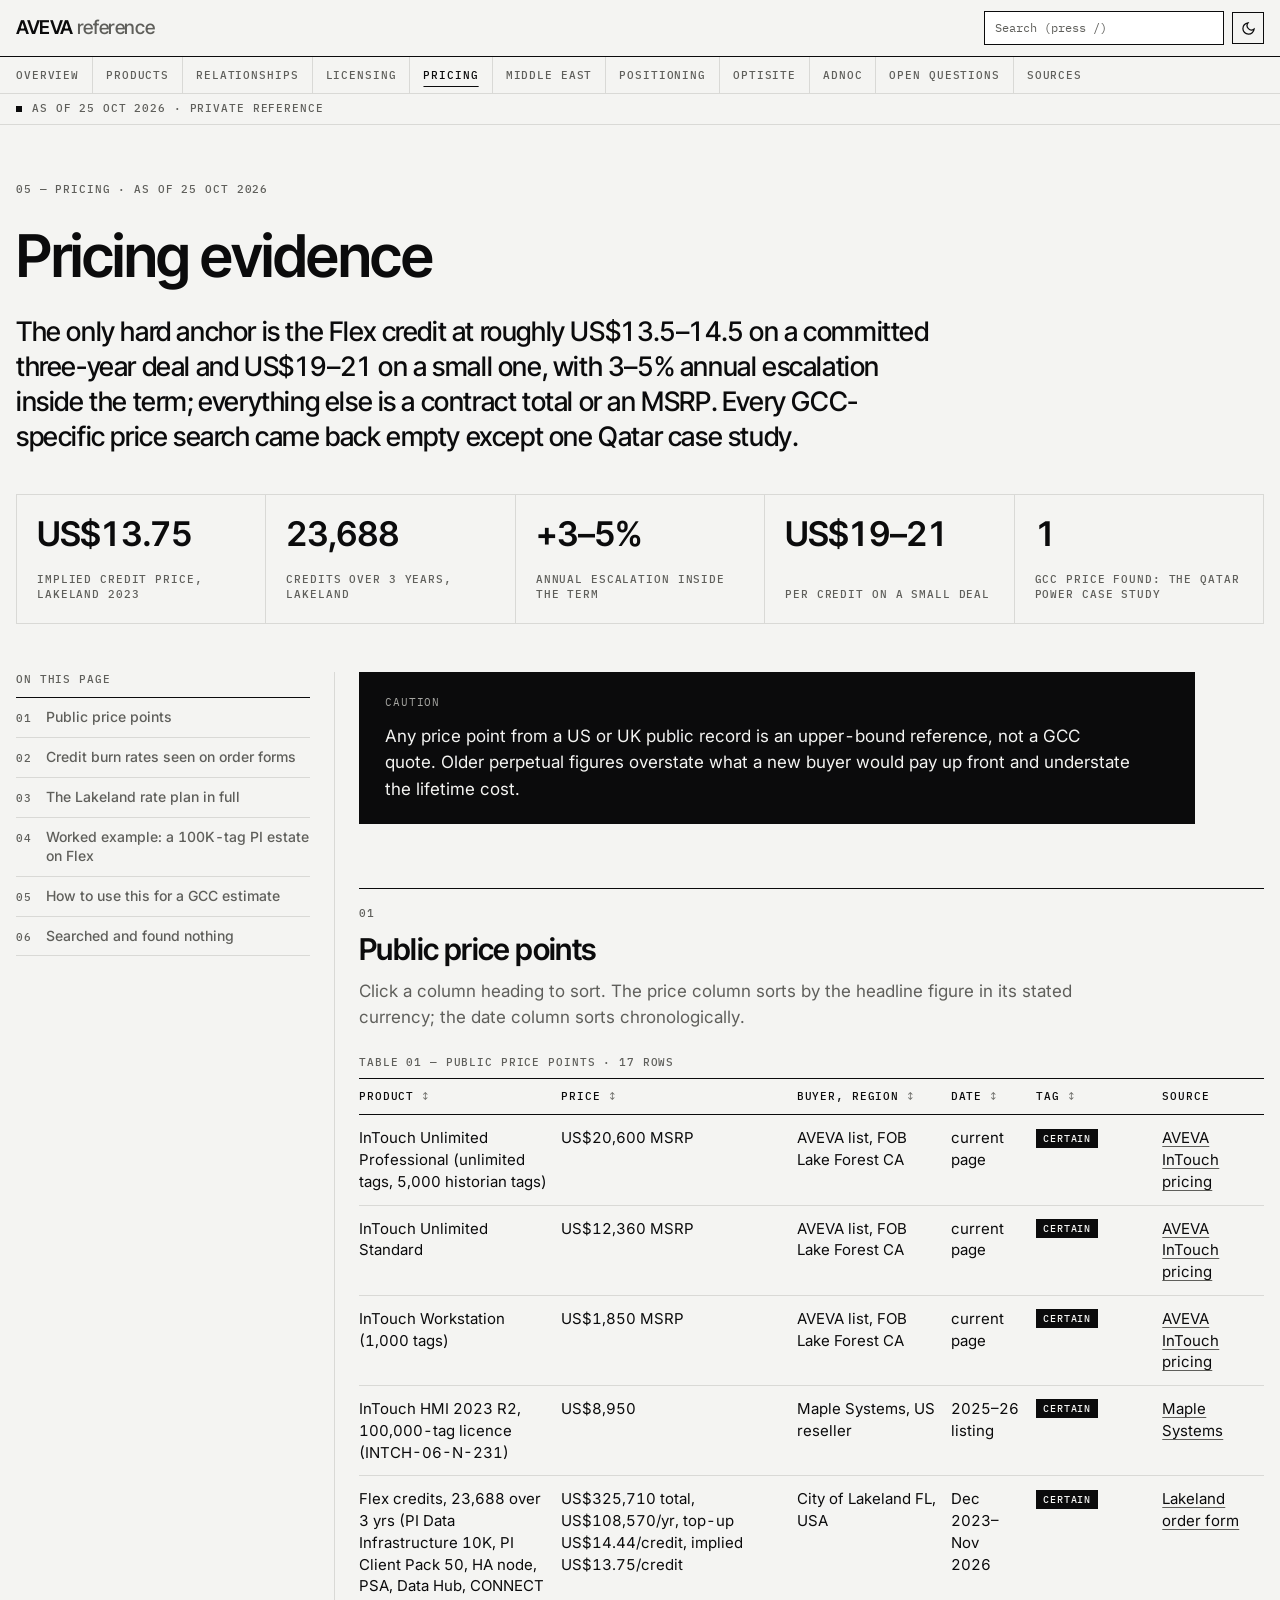
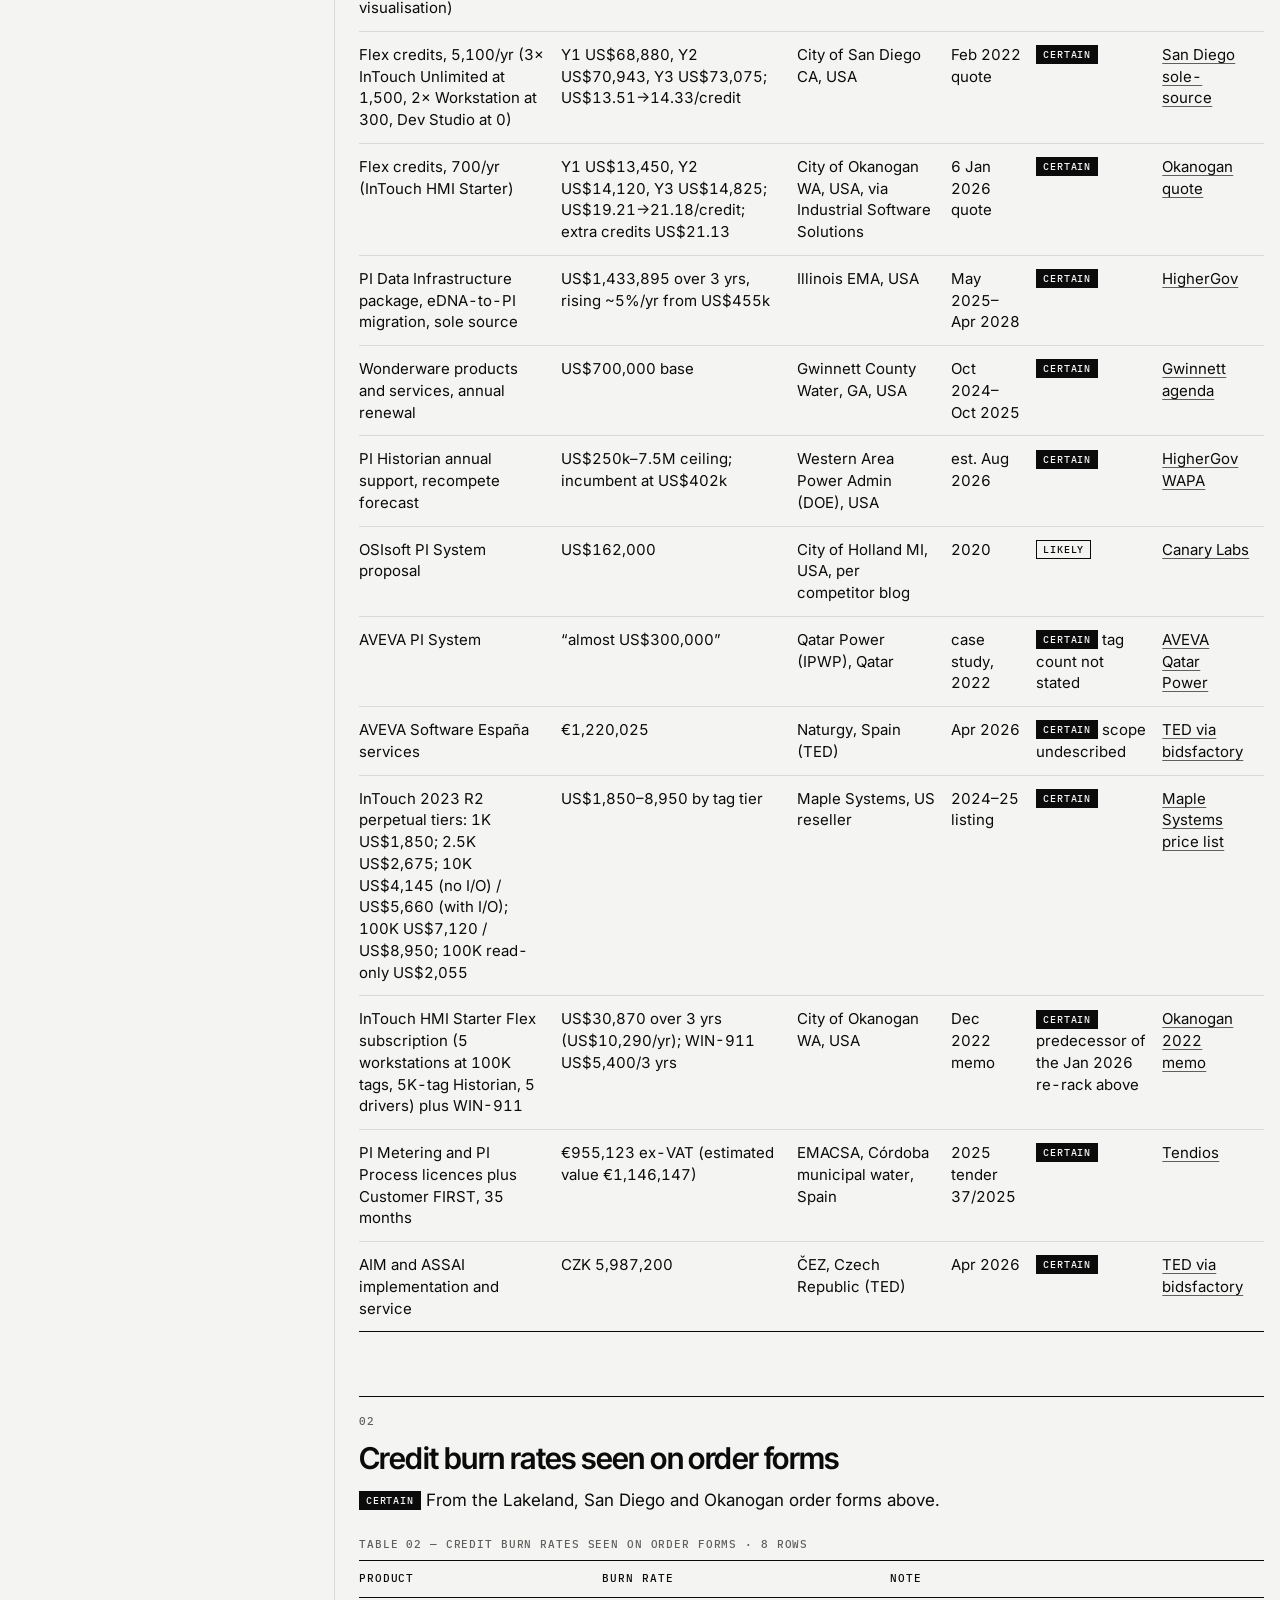
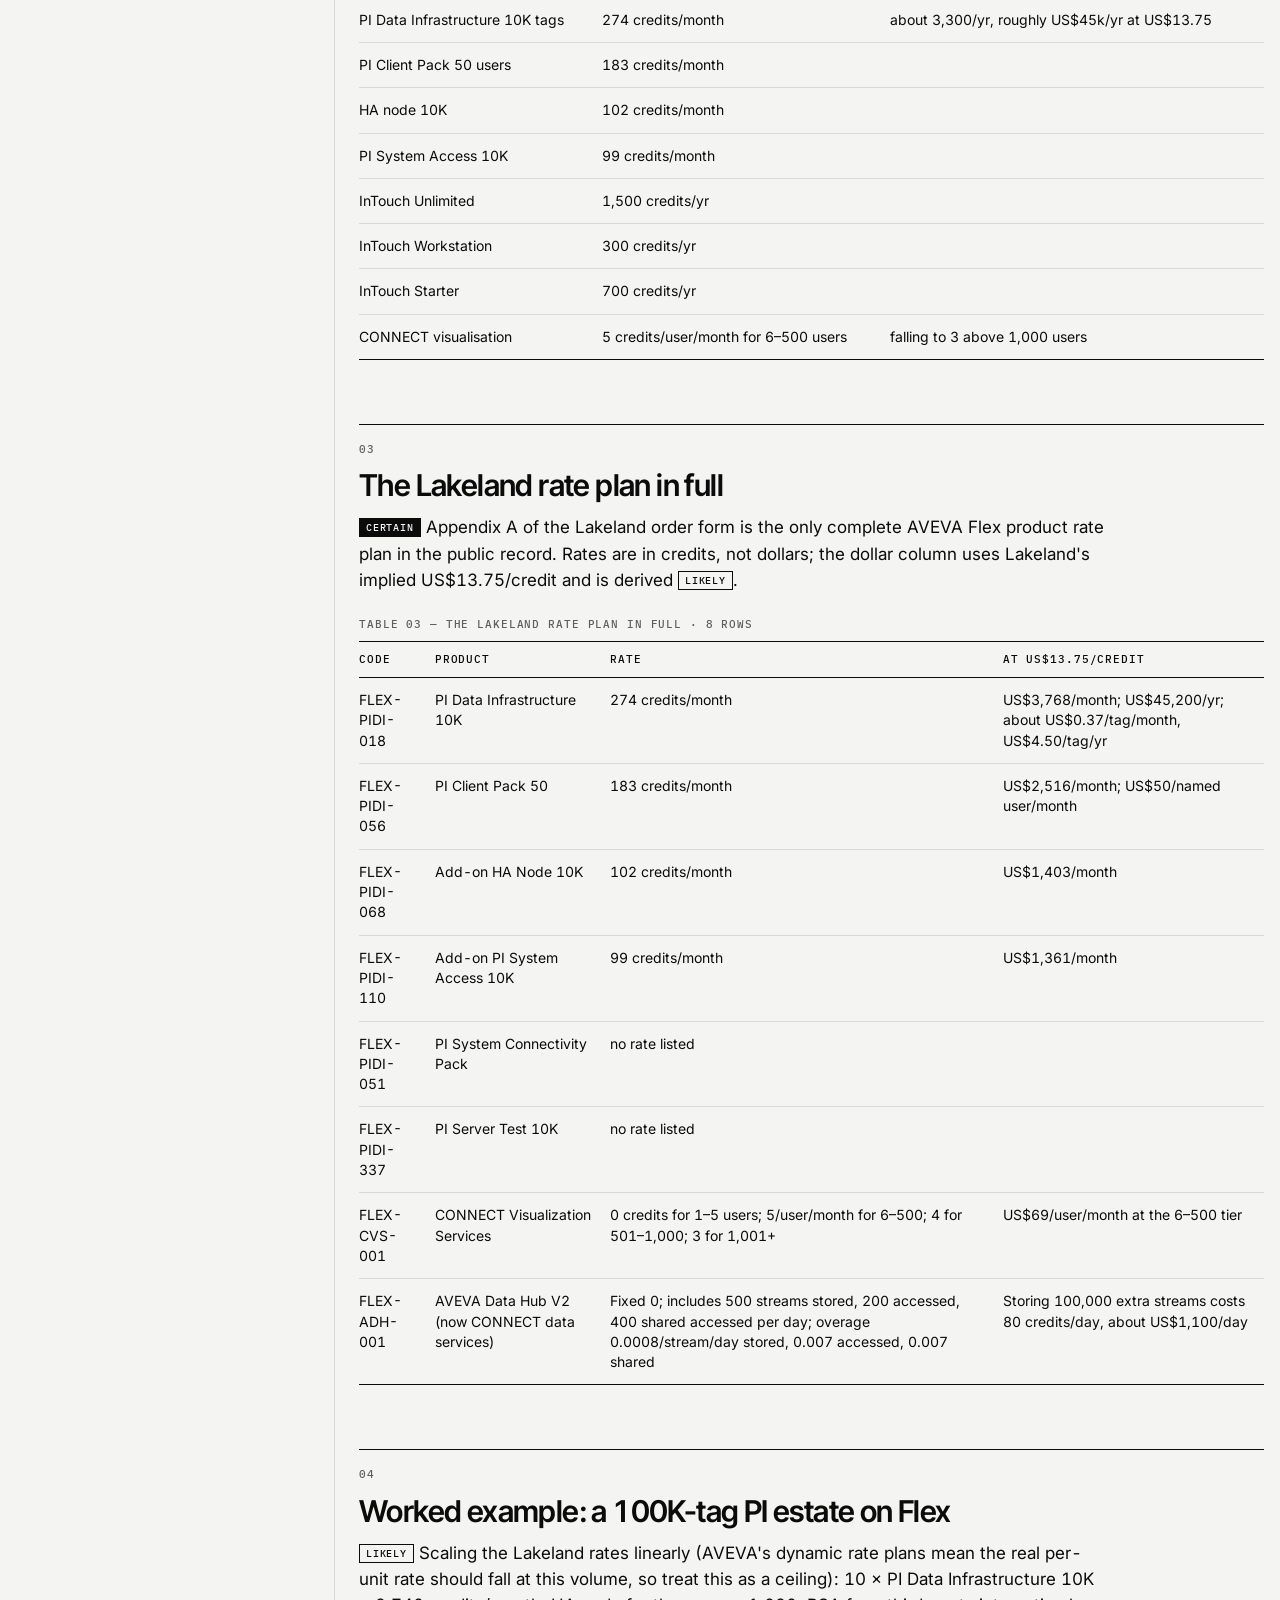
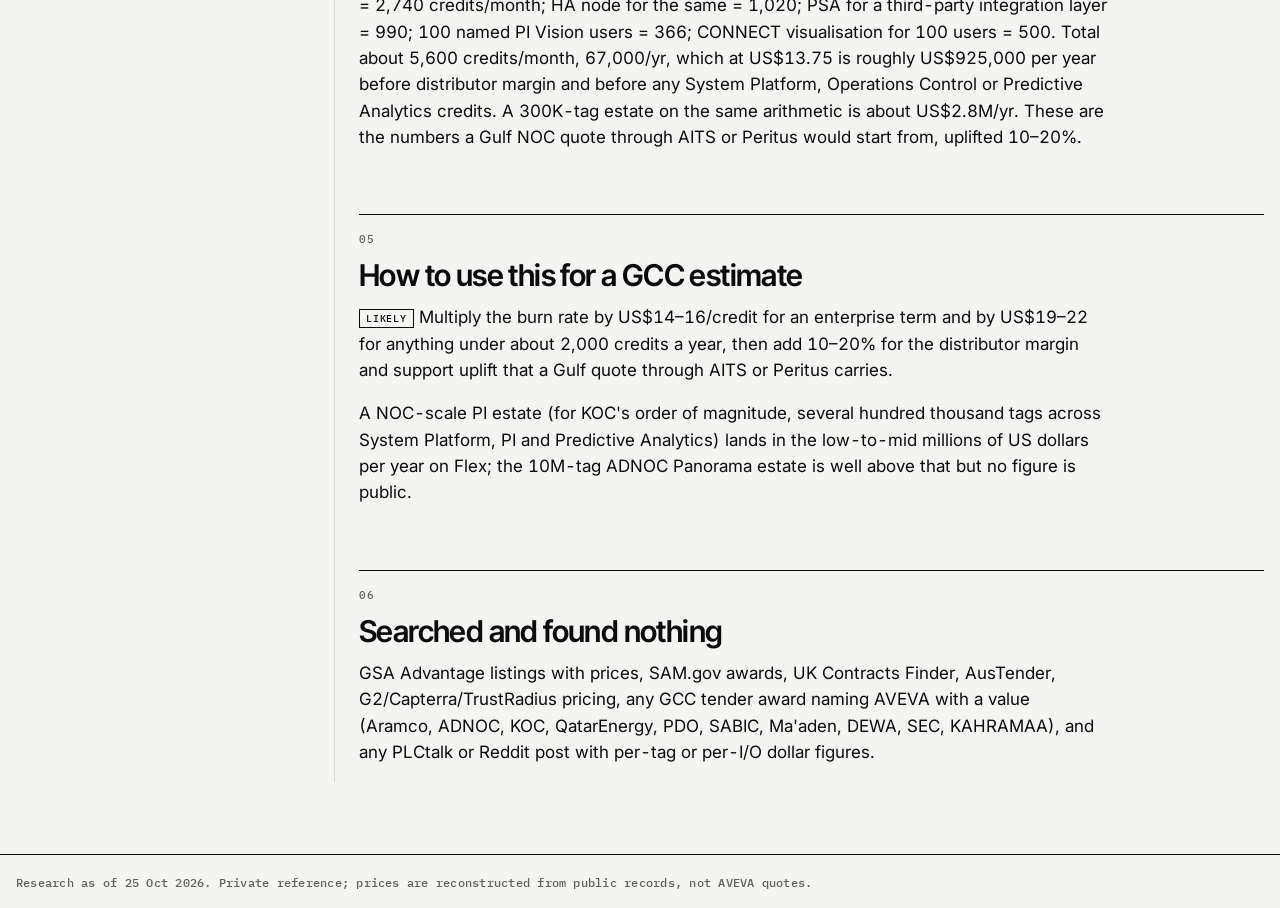
<file: pricing.html>
<!doctype html>
<html lang="en">
<head>
<meta charset="utf-8">
<meta name="viewport" content="width=device-width, initial-scale=1, viewport-fit=cover">
<title>Pricing — AVEVA reference</title>
<meta name="description" content="Public AVEVA price points, Flex credit burn rates and a GCC estimate method.">
<meta name="robots" content="noindex">
<link rel="preconnect" href="https://fonts.googleapis.com">
<link rel="preconnect" href="https://fonts.gstatic.com" crossorigin>
<link href="https://fonts.googleapis.com/css2?family=Inter+Tight:wght@500;600;700&family=Inter:wght@400;500;600&family=IBM+Plex+Mono:wght@400;500&display=swap" rel="stylesheet">
<link rel="stylesheet" href="assets/style.css">
<link rel="icon" href="data:image/svg+xml,%3Csvg xmlns='http://www.w3.org/2000/svg' viewBox='0 0 32 32'%3E%3Crect width='32' height='32' fill='%230B0B0C'/%3E%3Crect x='7' y='21' width='18' height='3' fill='%23F4F4F2'/%3E%3Crect x='7' y='14.5' width='18' height='3' fill='%23F4F4F2'/%3E%3Crect x='7' y='8' width='18' height='3' fill='%23F4F4F2'/%3E%3C/svg%3E">
<script>try{var t=localStorage.getItem('aveva-kb-theme');if(t)document.documentElement.setAttribute('data-theme',t);}catch(e){}</script>

</head>
<body>
<a class="skip" href="#main">Skip to content</a>
<header class="site-head">
  <div class="wrap head-row">
    <a class="brand" href="index.html">AVEVA <span>reference</span></a>
    <div class="head-tools">
      <div class="search-box">
        <input type="search" placeholder="Search (press /)" aria-label="Search the reference" autocomplete="off">
        <div class="search-results" role="listbox"></div>
      </div>
      <button class="btn theme-toggle" type="button" aria-label="Toggle dark or light theme" title="Toggle theme">
        <svg class="sun" viewBox="0 0 24 24" fill="none" stroke="currentColor" stroke-width="2" stroke-linecap="round"><circle cx="12" cy="12" r="4"/><path d="M12 2v2M12 20v2M4.9 4.9l1.4 1.4M17.7 17.7l1.4 1.4M2 12h2M20 12h2M4.9 19.1l1.4-1.4M17.7 6.3l1.4-1.4"/></svg>
        <svg class="moon" viewBox="0 0 24 24" fill="none" stroke="currentColor" stroke-width="2" stroke-linecap="round"><path d="M21 12.8A9 9 0 1 1 11.2 3a7 7 0 0 0 9.8 9.8z"/></svg>
      </button>
    </div>
  </div>
  <div class="nav-row"><div class="wrap"><nav class="primary" aria-label="Sections"><a href="index.html">Overview</a><a href="products.html">Products</a><a href="relationships.html">Relationships</a><a href="licensing.html">Licensing</a><a href="pricing.html">Pricing</a><a href="middle-east.html">Middle East</a><a href="positioning.html">Positioning</a><a href="optisite.html">OptiSite</a><a href="adnoc.html">ADNOC</a><a href="open-questions.html">Open questions</a><a href="sources.html">Sources</a></nav></div></div>
</header>
<div class="status-bar" role="note"><div class="wrap"><span class="dot" aria-hidden="true"></span>As of 25 Oct 2026 · private reference</div></div>
<main id="main">

<section class="page-head wrap" data-kicker="05 — PRICING · AS OF 25 OCT 2026">
<h1>Pricing evidence</h1>
<p class="lede">The only hard anchor is the Flex credit at roughly US$13.5–14.5 on a committed three-year deal and US$19–21 on a small one, with 3–5% annual escalation inside the term; everything else is a contract total or an MSRP. Every GCC-specific price search came back empty except one Qatar case study.</p>
</section>
<div class="wrap"><ul class="glance" aria-label="At a glance"><li><strong>US$13.75</strong><small>implied credit price, Lakeland 2023</small></li><li><strong>23,688</strong><small>credits over 3 years, Lakeland</small></li><li><strong>+3–5%</strong><small>annual escalation inside the term</small></li><li><strong>US$19–21</strong><small>per credit on a small deal</small></li><li><strong>1</strong><small>GCC price found: the Qatar Power case study</small></li></ul></div>
<div class="wrap page-grid">
<nav class="toc" aria-label="On this page"><span class="toc-title">On this page</span><ol><li><a href="#price-points">Public price points</a></li><li><a href="#burn-rates">Credit burn rates seen on order forms</a></li><li><a href="#rate-plan">The Lakeland rate plan in full</a></li><li><a href="#worked-example">Worked example: a 100K-tag PI estate on Flex</a></li><li><a href="#gcc-estimate">How to use this for a GCC estimate</a></li><li><a href="#searched-nothing">Searched and found nothing</a></li></ol></nav>
<div class="page-body">
<div class="caution"><p>Any price point from a US or UK public record is an upper-bound reference, not a GCC quote. Older perpetual figures overstate what a new buyer would pay up front and understate the lifetime cost.</p></div>

<h2 id="price-points">Public price points</h2>
<p class="muted">Click a column heading to sort. The price column sorts by the headline figure in its stated currency; the date column sorts chronologically.</p>
<p class="table-cap" data-cap="Table 01 — Public price points · 17 rows" aria-hidden="true"></p>
<div class="table-wrap">
<table id="prices" data-sortable>
<thead><tr><th>Product</th><th>Price</th><th>Buyer, region</th><th>Date</th><th>Tag</th><th data-nosort>Source</th></tr></thead>
<tbody>
<tr><td>InTouch Unlimited Professional (unlimited tags, 5,000 historian tags)</td><td data-sort="20600">US$20,600 MSRP</td><td>AVEVA list, FOB Lake Forest CA</td><td data-sort="2026-10">current page</td><td data-sort="0"><span class="tag tag-certain">Certain</span></td><td><a href="https://aveva.com/en/products/intouch-hmi/intouch-hmi-pricing/">AVEVA InTouch pricing</a></td></tr>
<tr><td>InTouch Unlimited Standard</td><td data-sort="12360">US$12,360 MSRP</td><td>AVEVA list, FOB Lake Forest CA</td><td data-sort="2026-10">current page</td><td data-sort="0"><span class="tag tag-certain">Certain</span></td><td><a href="https://aveva.com/en/products/intouch-hmi/intouch-hmi-pricing/">AVEVA InTouch pricing</a></td></tr>
<tr><td>InTouch Workstation (1,000 tags)</td><td data-sort="1850">US$1,850 MSRP</td><td>AVEVA list, FOB Lake Forest CA</td><td data-sort="2026-10">current page</td><td data-sort="0"><span class="tag tag-certain">Certain</span></td><td><a href="https://aveva.com/en/products/intouch-hmi/intouch-hmi-pricing/">AVEVA InTouch pricing</a></td></tr>
<tr><td>InTouch HMI 2023 R2, 100,000-tag licence (INTCH-06-N-231)</td><td data-sort="8950">US$8,950</td><td>Maple Systems, US reseller</td><td data-sort="2025-06">2025–26 listing</td><td data-sort="0"><span class="tag tag-certain">Certain</span></td><td><a href="https://maplesystems.com/?p=157072">Maple Systems</a></td></tr>
<tr><td>Flex credits, 23,688 over 3 yrs (PI Data Infrastructure 10K, PI Client Pack 50, HA node, PSA, Data Hub, CONNECT visualisation)</td><td data-sort="325710">US$325,710 total, US$108,570/yr, top-up US$14.44/credit, implied US$13.75/credit</td><td>City of Lakeland FL, USA</td><td data-sort="2023-12">Dec 2023–Nov 2026</td><td data-sort="0"><span class="tag tag-certain">Certain</span></td><td><a href="https://lakelandgov.net/portals/CityClerk/City%20Commission/Agendas/2023/11-20-23/VIII-C-2%20-%20AvevaAgreementMemo.pdf">Lakeland order form</a></td></tr>
<tr><td>Flex credits, 5,100/yr (3× InTouch Unlimited at 1,500, 2× Workstation at 300, Dev Studio at 0)</td><td data-sort="68880">Y1 US$68,880, Y2 US$70,943, Y3 US$73,075; US$13.51→14.33/credit</td><td>City of San Diego CA, USA</td><td data-sort="2022-02">Feb 2022 quote</td><td data-sort="0"><span class="tag tag-certain">Certain</span></td><td><a href="https://www.sandiego.gov/sites/default/files/89_ss_4282_aveva-wonderware_inc._eula.pdf">San Diego sole-source</a></td></tr>
<tr><td>Flex credits, 700/yr (InTouch HMI Starter)</td><td data-sort="13450">Y1 US$13,450, Y2 US$14,120, Y3 US$14,825; US$19.21→21.18/credit; extra credits US$21.13</td><td>City of Okanogan WA, USA, via Industrial Software Solutions</td><td data-sort="2026-01">6 Jan 2026 quote</td><td data-sort="0"><span class="tag tag-certain">Certain</span></td><td><a href="https://www.okanogancity.com/media/17771">Okanogan quote</a></td></tr>
<tr><td>PI Data Infrastructure package, eDNA-to-PI migration, sole source</td><td data-sort="1433895">US$1,433,895 over 3 yrs, rising ~5%/yr from US$455k</td><td>Illinois EMA, USA</td><td data-sort="2025-05">May 2025–Apr 2028</td><td data-sort="0"><span class="tag tag-certain">Certain</span></td><td><a href="https://highergov.com/sl/contract-opportunity/il-ema-aveva-software-arg-49185529">HigherGov</a></td></tr>
<tr><td>Wonderware products and services, annual renewal</td><td data-sort="700000">US$700,000 base</td><td>Gwinnett County Water, GA, USA</td><td data-sort="2024-10">Oct 2024–Oct 2025</td><td data-sort="0"><span class="tag tag-certain">Certain</span></td><td><a href="https://gwinnettcounty.com/static/upload/bac/33/20240812/a_38119_Agenda_08.12.24.pdf">Gwinnett agenda</a></td></tr>
<tr><td>PI Historian annual support, recompete forecast</td><td data-sort="402000">US$250k–7.5M ceiling; incumbent at US$402k</td><td>Western Area Power Admin (DOE), USA</td><td data-sort="2026-08">est. Aug 2026</td><td data-sort="0"><span class="tag tag-certain">Certain</span></td><td><a href="https://www.highergov.com/contract-forecast/aveva-pi-historian-annual-support-1133626/">HigherGov WAPA</a></td></tr>
<tr><td>OSIsoft PI System proposal</td><td data-sort="162000">US$162,000</td><td>City of Holland MI, USA, per competitor blog</td><td data-sort="2020-01">2020</td><td data-sort="1"><span class="tag tag-likely">Likely</span></td><td><a href="https://blog.canarylabs.com/canary-ignition-and-osisoft-pi-pricing-comparison">Canary Labs</a></td></tr>
<tr><td>AVEVA PI System</td><td data-sort="300000">“almost US$300,000”</td><td>Qatar Power (IPWP), Qatar</td><td data-sort="2022-09">case study, 2022</td><td data-sort="0"><span class="tag tag-certain">Certain</span> tag count not stated</td><td><a href="https://www.aveva.com/content/dam/aveva/documents/perspectives/success-stories/SuccessStory_AVEVA_QatarPower_22-09-.pdf.coredownload.inline.pdf">AVEVA Qatar Power</a></td></tr>
<tr><td>AVEVA Software España services</td><td data-sort="1220025">€1,220,025</td><td>Naturgy, Spain (TED)</td><td data-sort="2026-04">Apr 2026</td><td data-sort="0"><span class="tag tag-certain">Certain</span> scope undescribed</td><td><a href="https://bidsfactory.com/en/tenders/aveva-software-espana-slu-ted-2376f9b4a153def0">TED via bidsfactory</a></td></tr>
<tr><td>InTouch 2023 R2 perpetual tiers: 1K US$1,850; 2.5K US$2,675; 10K US$4,145 (no I/O) / US$5,660 (with I/O); 100K US$7,120 / US$8,950; 100K read-only US$2,055</td><td data-sort="2675">US$1,850–8,950 by tag tier</td><td>Maple Systems, US reseller</td><td data-sort="2025-01">2024–25 listing</td><td data-sort="0"><span class="tag tag-certain">Certain</span></td><td><a href="https://maplesystems.com/?p=156986">Maple Systems price list</a></td></tr>
<tr><td>InTouch HMI Starter Flex subscription (5 workstations at 100K tags, 5K-tag Historian, 5 drivers) plus WIN-911</td><td data-sort="30870">US$30,870 over 3 yrs (US$10,290/yr); WIN-911 US$5,400/3 yrs</td><td>City of Okanogan WA, USA</td><td data-sort="2022-12">Dec 2022 memo</td><td data-sort="0"><span class="tag tag-certain">Certain</span> predecessor of the Jan 2026 re-rack above</td><td><a href="https://www.okanogancity.com/media/7496">Okanogan 2022 memo</a></td></tr>
<tr><td>PI Metering and PI Process licences plus Customer FIRST, 35 months</td><td data-sort="955122">€955,123 ex-VAT (estimated value €1,146,147)</td><td>EMACSA, Córdoba municipal water, Spain</td><td data-sort="2025-06">2025 tender 37/2025</td><td data-sort="0"><span class="tag tag-certain">Certain</span></td><td><a href="https://tendios.com/en/tenders/68fb8f00f01e7f4000714613">Tendios</a></td></tr>
<tr><td>AIM and ASSAI implementation and service</td><td data-sort="5987200">CZK 5,987,200</td><td>ČEZ, Czech Republic (TED)</td><td data-sort="2026-04">Apr 2026</td><td data-sort="0"><span class="tag tag-certain">Certain</span></td><td><a href="https://bidsfactory.com/en/tenders/implementace-a-servis-sw-aveva-aim-assai-pro-eduii-ted-5b5982e44a93544f">TED via bidsfactory</a></td></tr>
</tbody>
</table>
</div>

<h2 id="burn-rates">Credit burn rates seen on order forms</h2>
<p><span class="tag tag-certain">Certain</span> From the Lakeland, San Diego and Okanogan order forms above.</p>
<p class="table-cap" data-cap="Table 02 — Credit burn rates seen on order forms · 8 rows" aria-hidden="true"></p>
<div class="table-wrap compact">
<table>
<thead><tr><th>Product</th><th>Burn rate</th><th>Note</th></tr></thead>
<tbody>
<tr><td>PI Data Infrastructure 10K tags</td><td>274 credits/month</td><td>about 3,300/yr, roughly US$45k/yr at US$13.75</td></tr>
<tr><td>PI Client Pack 50 users</td><td>183 credits/month</td><td></td></tr>
<tr><td>HA node 10K</td><td>102 credits/month</td><td></td></tr>
<tr><td>PI System Access 10K</td><td>99 credits/month</td><td></td></tr>
<tr><td>InTouch Unlimited</td><td>1,500 credits/yr</td><td></td></tr>
<tr><td>InTouch Workstation</td><td>300 credits/yr</td><td></td></tr>
<tr><td>InTouch Starter</td><td>700 credits/yr</td><td></td></tr>
<tr><td>CONNECT visualisation</td><td>5 credits/user/month for 6–500 users</td><td>falling to 3 above 1,000 users</td></tr>
</tbody>
</table>
</div>

<h2 id="rate-plan">The Lakeland rate plan in full</h2>
<p><span class="tag tag-certain">Certain</span> Appendix A of the Lakeland order form is the only complete AVEVA Flex product rate plan in the public record. Rates are in credits, not dollars; the dollar column uses Lakeland's implied US$13.75/credit and is derived <span class="tag tag-likely">Likely</span>.</p>
<p class="table-cap" data-cap="Table 03 — The Lakeland rate plan in full · 8 rows" aria-hidden="true"></p>
<div class="table-wrap compact">
<table>
<thead><tr><th>Code</th><th>Product</th><th>Rate</th><th>At US$13.75/credit</th></tr></thead>
<tbody>
<tr><td>FLEX-PIDI-018</td><td>PI Data Infrastructure 10K</td><td>274 credits/month</td><td>US$3,768/month; US$45,200/yr; about US$0.37/tag/month, US$4.50/tag/yr</td></tr>
<tr><td>FLEX-PIDI-056</td><td>PI Client Pack 50</td><td>183 credits/month</td><td>US$2,516/month; US$50/named user/month</td></tr>
<tr><td>FLEX-PIDI-068</td><td>Add-on HA Node 10K</td><td>102 credits/month</td><td>US$1,403/month</td></tr>
<tr><td>FLEX-PIDI-110</td><td>Add-on PI System Access 10K</td><td>99 credits/month</td><td>US$1,361/month</td></tr>
<tr><td>FLEX-PIDI-051</td><td>PI System Connectivity Pack</td><td>no rate listed</td><td></td></tr>
<tr><td>FLEX-PIDI-337</td><td>PI Server Test 10K</td><td>no rate listed</td><td></td></tr>
<tr><td>FLEX-CVS-001</td><td>CONNECT Visualization Services</td><td>0 credits for 1–5 users; 5/user/month for 6–500; 4 for 501–1,000; 3 for 1,001+</td><td>US$69/user/month at the 6–500 tier</td></tr>
<tr><td>FLEX-ADH-001</td><td>AVEVA Data Hub V2 (now CONNECT data services)</td><td>Fixed 0; includes 500 streams stored, 200 accessed, 400 shared accessed per day; overage 0.0008/stream/day stored, 0.007 accessed, 0.007 shared</td><td>Storing 100,000 extra streams costs 80 credits/day, about US$1,100/day</td></tr>
</tbody>
</table>
</div>

<h2 id="worked-example">Worked example: a 100K-tag PI estate on Flex</h2>
<p><span class="tag tag-likely">Likely</span> Scaling the Lakeland rates linearly (AVEVA's dynamic rate plans mean the real per-unit rate should fall at this volume, so treat this as a ceiling): 10 × PI Data Infrastructure 10K = 2,740 credits/month; HA node for the same = 1,020; PSA for a third-party integration layer = 990; 100 named PI Vision users = 366; CONNECT visualisation for 100 users = 500. Total about 5,600 credits/month, 67,000/yr, which at US$13.75 is roughly US$925,000 per year before distributor margin and before any System Platform, Operations Control or Predictive Analytics credits. A 300K-tag estate on the same arithmetic is about US$2.8M/yr. These are the numbers a Gulf NOC quote through AITS or Peritus would start from, uplifted 10–20%.</p>

<h2 id="gcc-estimate">How to use this for a GCC estimate</h2>
<p><span class="tag tag-likely">Likely</span> Multiply the burn rate by US$14–16/credit for an enterprise term and by US$19–22 for anything under about 2,000 credits a year, then add 10–20% for the distributor margin and support uplift that a Gulf quote through AITS or Peritus carries.</p>
<p>A NOC-scale PI estate (for KOC's order of magnitude, several hundred thousand tags across System Platform, PI and Predictive Analytics) lands in the low-to-mid millions of US dollars per year on Flex; the 10M-tag ADNOC Panorama estate is well above that but no figure is public.</p>

<h2 id="searched-nothing">Searched and found nothing</h2>
<p>GSA Advantage listings with prices, SAM.gov awards, UK Contracts Finder, AusTender, G2/Capterra/TrustRadius pricing, any GCC tender award naming AVEVA with a value (Aramco, ADNOC, KOC, QatarEnergy, PDO, SABIC, Ma'aden, DEWA, SEC, KAHRAMAA), and any PLCtalk or Reddit post with per-tag or per-I/O dollar figures.</p>

</div>
</div>
</main>
<footer class="site-foot"><div class="wrap">Research as of 25 Oct 2026. Private reference; prices are reconstructed from public records, not AVEVA quotes.</div></footer>
<script src="assets/site.js"></script>
<script src="assets/search-index.js"></script>
<script src="assets/search.js"></script>

</body>
</html>
</file>
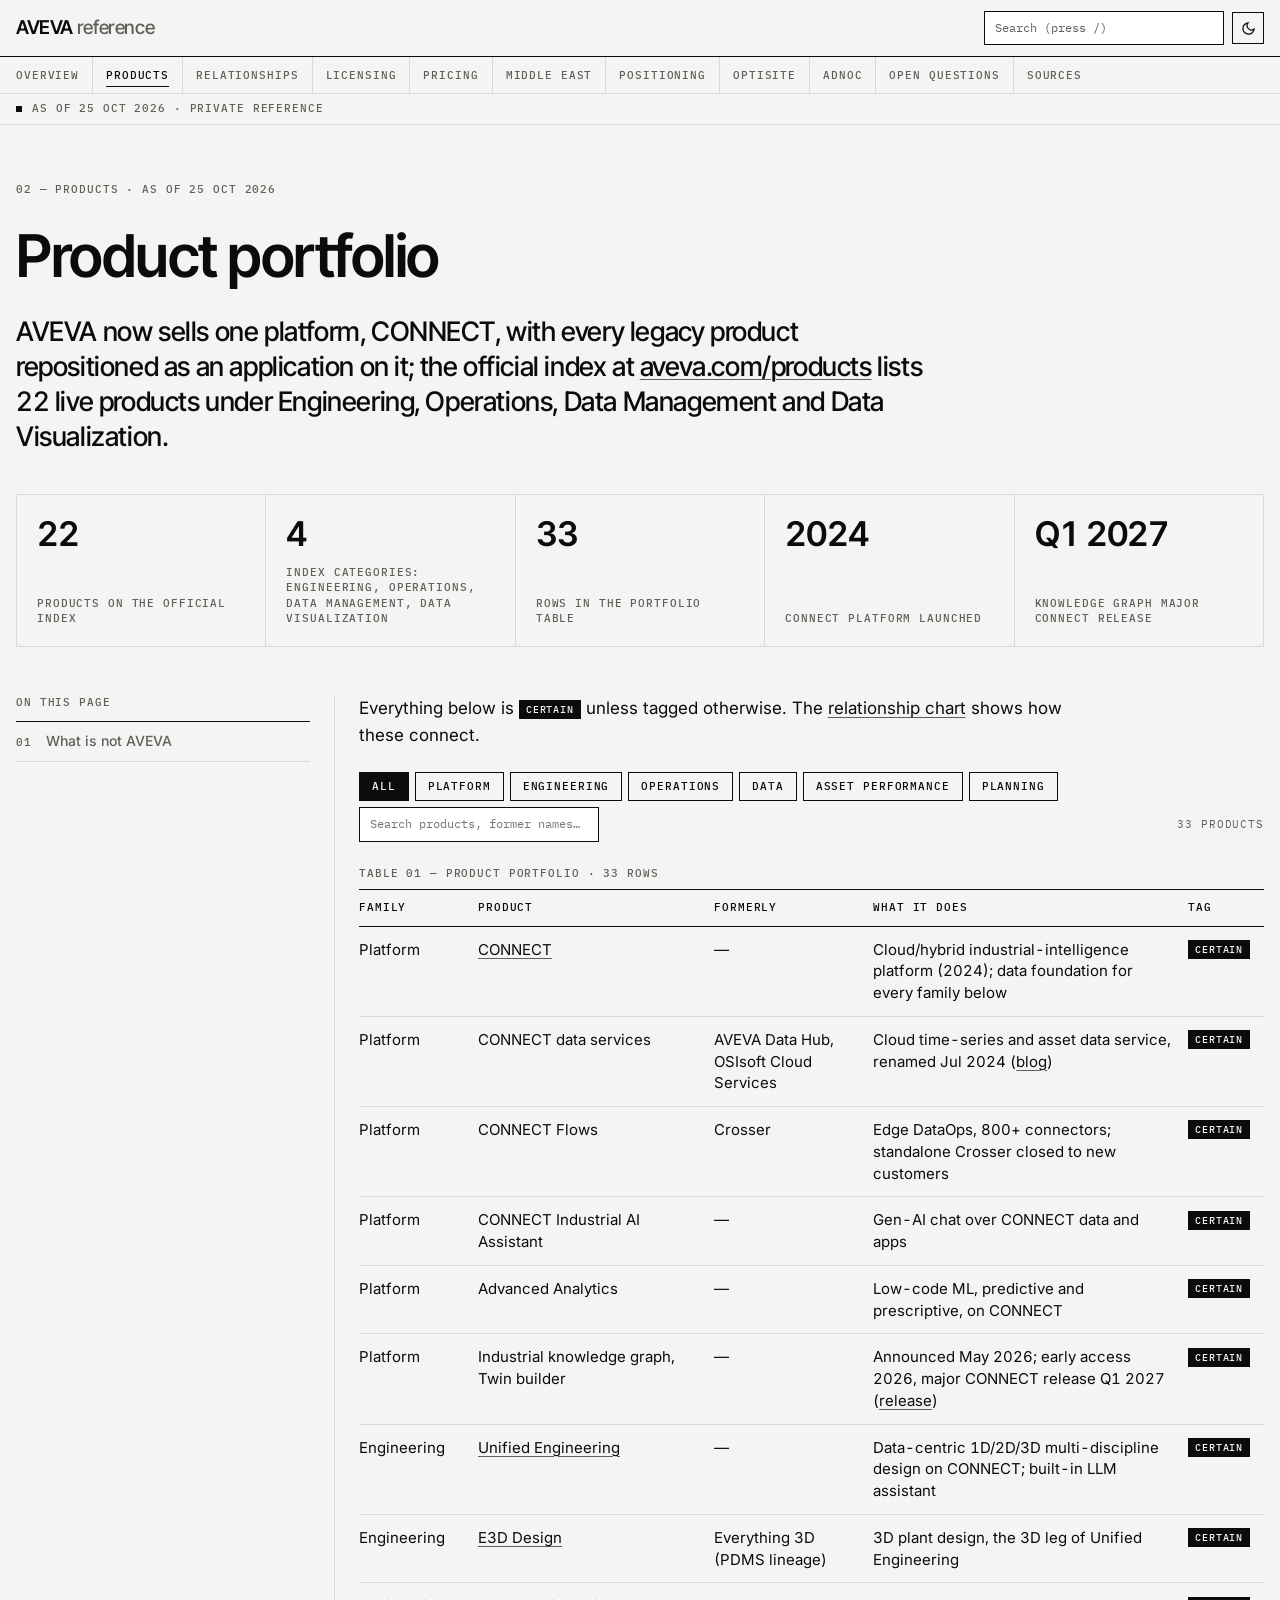
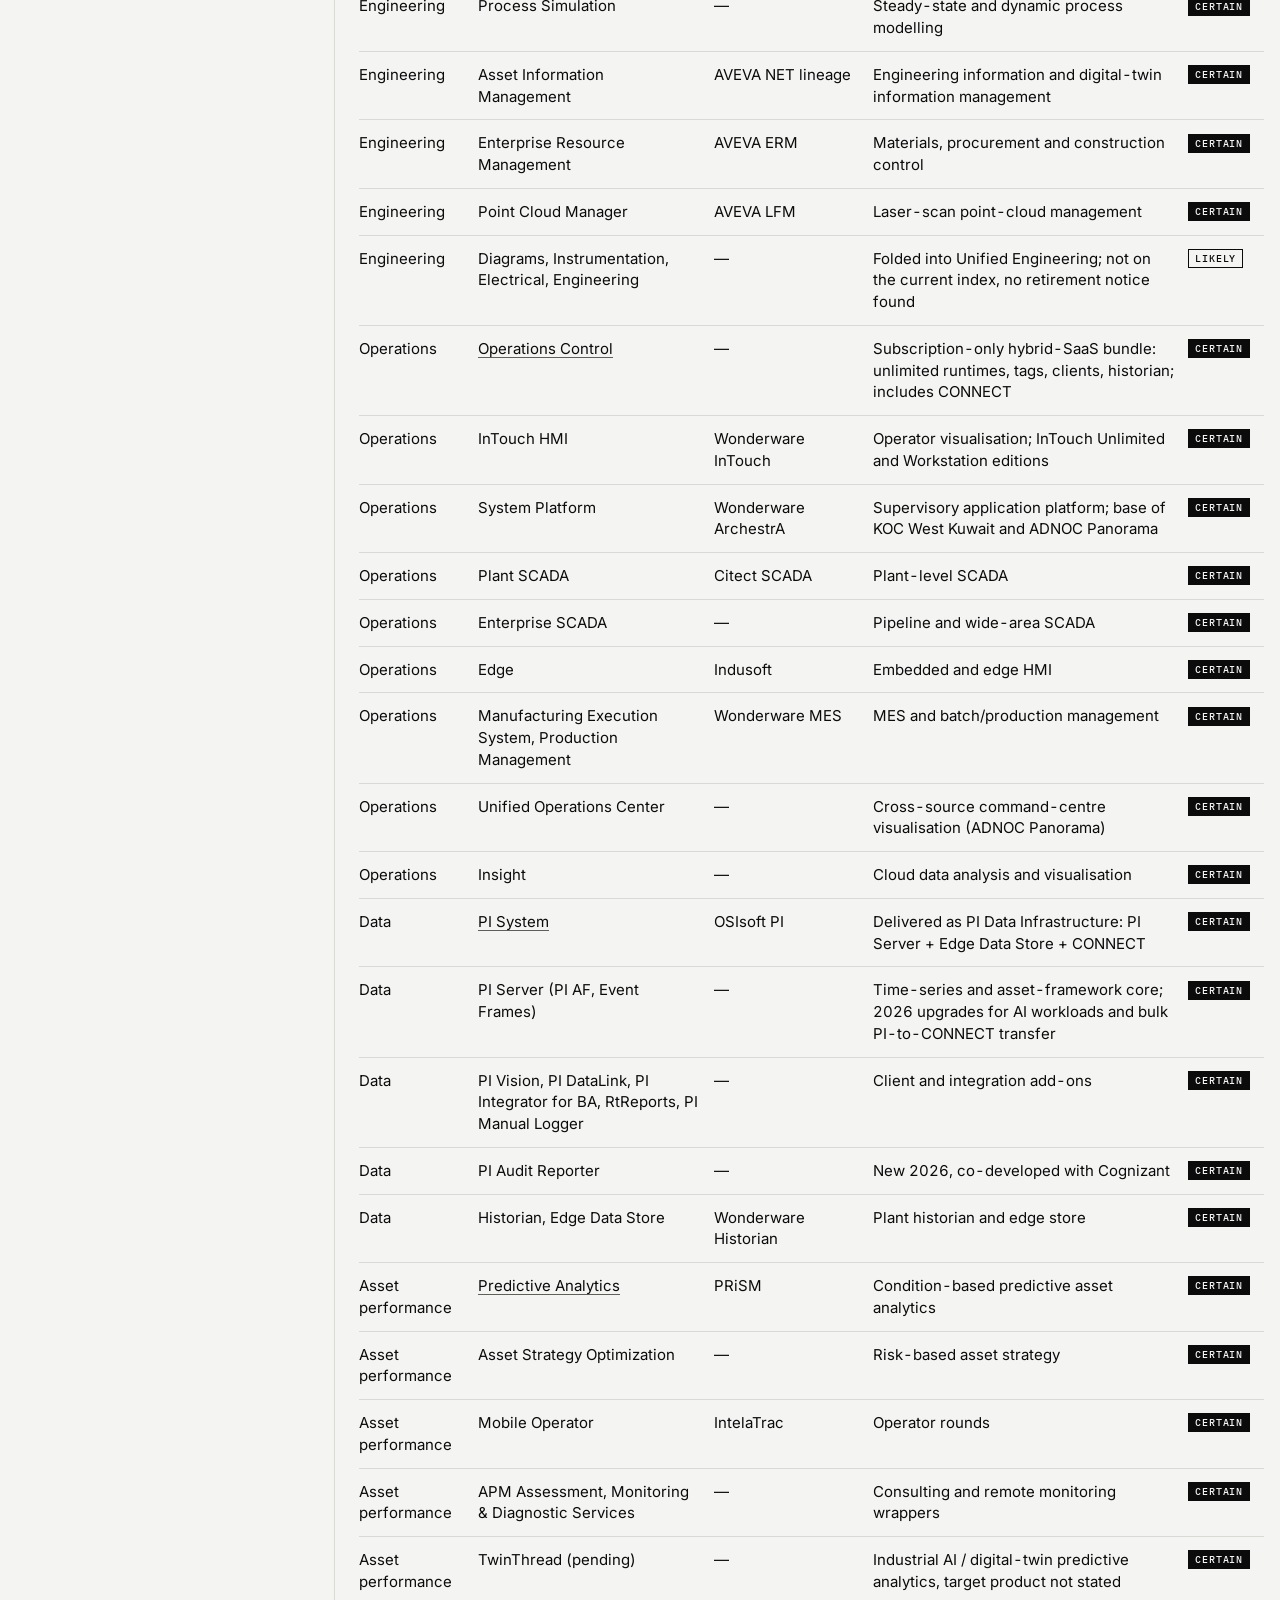
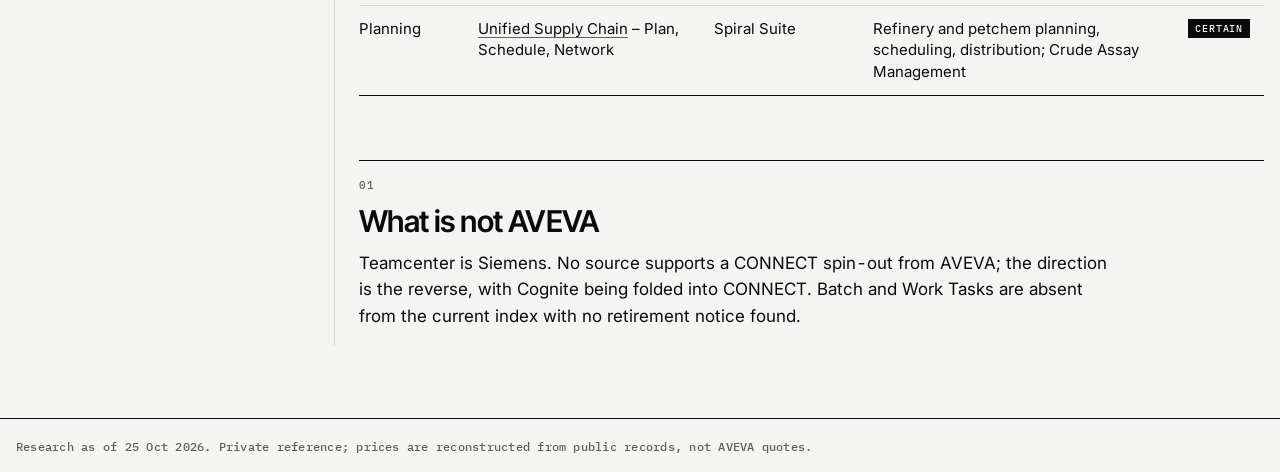
<file: products.html>
<!doctype html>
<html lang="en">
<head>
<meta charset="utf-8">
<meta name="viewport" content="width=device-width, initial-scale=1, viewport-fit=cover">
<title>Products — AVEVA reference</title>
<meta name="description" content="AVEVA product portfolio by family, with former names.">
<meta name="robots" content="noindex">
<link rel="preconnect" href="https://fonts.googleapis.com">
<link rel="preconnect" href="https://fonts.gstatic.com" crossorigin>
<link href="https://fonts.googleapis.com/css2?family=Inter+Tight:wght@500;600;700&family=Inter:wght@400;500;600&family=IBM+Plex+Mono:wght@400;500&display=swap" rel="stylesheet">
<link rel="stylesheet" href="assets/style.css">
<link rel="icon" href="data:image/svg+xml,%3Csvg xmlns='http://www.w3.org/2000/svg' viewBox='0 0 32 32'%3E%3Crect width='32' height='32' fill='%230B0B0C'/%3E%3Crect x='7' y='21' width='18' height='3' fill='%23F4F4F2'/%3E%3Crect x='7' y='14.5' width='18' height='3' fill='%23F4F4F2'/%3E%3Crect x='7' y='8' width='18' height='3' fill='%23F4F4F2'/%3E%3C/svg%3E">
<script>try{var t=localStorage.getItem('aveva-kb-theme');if(t)document.documentElement.setAttribute('data-theme',t);}catch(e){}</script>

</head>
<body>
<a class="skip" href="#main">Skip to content</a>
<header class="site-head">
  <div class="wrap head-row">
    <a class="brand" href="index.html">AVEVA <span>reference</span></a>
    <div class="head-tools">
      <div class="search-box">
        <input type="search" placeholder="Search (press /)" aria-label="Search the reference" autocomplete="off">
        <div class="search-results" role="listbox"></div>
      </div>
      <button class="btn theme-toggle" type="button" aria-label="Toggle dark or light theme" title="Toggle theme">
        <svg class="sun" viewBox="0 0 24 24" fill="none" stroke="currentColor" stroke-width="2" stroke-linecap="round"><circle cx="12" cy="12" r="4"/><path d="M12 2v2M12 20v2M4.9 4.9l1.4 1.4M17.7 17.7l1.4 1.4M2 12h2M20 12h2M4.9 19.1l1.4-1.4M17.7 6.3l1.4-1.4"/></svg>
        <svg class="moon" viewBox="0 0 24 24" fill="none" stroke="currentColor" stroke-width="2" stroke-linecap="round"><path d="M21 12.8A9 9 0 1 1 11.2 3a7 7 0 0 0 9.8 9.8z"/></svg>
      </button>
    </div>
  </div>
  <div class="nav-row"><div class="wrap"><nav class="primary" aria-label="Sections"><a href="index.html">Overview</a><a href="products.html">Products</a><a href="relationships.html">Relationships</a><a href="licensing.html">Licensing</a><a href="pricing.html">Pricing</a><a href="middle-east.html">Middle East</a><a href="positioning.html">Positioning</a><a href="optisite.html">OptiSite</a><a href="adnoc.html">ADNOC</a><a href="open-questions.html">Open questions</a><a href="sources.html">Sources</a></nav></div></div>
</header>
<div class="status-bar" role="note"><div class="wrap"><span class="dot" aria-hidden="true"></span>As of 25 Oct 2026 · private reference</div></div>
<main id="main">

<section class="page-head wrap" data-kicker="02 — PRODUCTS · AS OF 25 OCT 2026">
<h1>Product portfolio</h1>
<p class="lede">AVEVA now sells one platform, CONNECT, with every legacy product repositioned as an application on it; the official index at <a href="https://www.aveva.com/en/products/">aveva.com/products</a> lists 22 live products under Engineering, Operations, Data Management and Data Visualization.</p>
</section>
<div class="wrap"><ul class="glance" aria-label="At a glance"><li><strong>22</strong><small>products on the official index</small></li><li><strong>4</strong><small>index categories: Engineering, Operations, Data Management, Data Visualization</small></li><li><strong>33</strong><small>rows in the portfolio table</small></li><li><strong>2024</strong><small>CONNECT platform launched</small></li><li><strong>Q1 2027</strong><small>knowledge graph major CONNECT release</small></li></ul></div>
<div class="wrap page-grid">
<nav class="toc" aria-label="On this page"><span class="toc-title">On this page</span><ol><li><a href="#not-aveva">What is not AVEVA</a></li></ol></nav>
<div class="page-body">
<p>Everything below is <span class="tag tag-certain">Certain</span> unless tagged otherwise. The <a href="relationships.html">relationship chart</a> shows how these connect.</p>

<div class="filters" data-filter-target="#portfolio" role="group" aria-label="Filter products">
  <button class="btn" type="button" data-family="all" aria-pressed="true">All</button><button class="btn" type="button" data-family="Platform" aria-pressed="false">Platform</button><button class="btn" type="button" data-family="Engineering" aria-pressed="false">Engineering</button><button class="btn" type="button" data-family="Operations" aria-pressed="false">Operations</button><button class="btn" type="button" data-family="Data" aria-pressed="false">Data</button><button class="btn" type="button" data-family="Asset performance" aria-pressed="false">Asset performance</button><button class="btn" type="button" data-family="Planning" aria-pressed="false">Planning</button>
  <input type="search" placeholder="Search products, former names…" aria-label="Search products">
  <span class="count"></span>
</div>
<p class="table-cap" data-cap="Table 01 — Product portfolio · 33 rows" aria-hidden="true"></p>
<div class="table-wrap">
<table id="portfolio">
<thead><tr><th>Family</th><th>Product</th><th>Formerly</th><th>What it does</th><th>Tag</th></tr></thead>
<tbody>
<tr data-family="Platform"><td>Platform</td><td><a href="https://www.aveva.com/en/products/">CONNECT</a></td><td>—</td><td>Cloud/hybrid industrial-intelligence platform (2024); data foundation for every family below</td><td><span class="tag tag-certain">Certain</span></td></tr>
<tr data-family="Platform"><td>Platform</td><td>CONNECT data services</td><td>AVEVA Data Hub, OSIsoft Cloud Services</td><td>Cloud time-series and asset data service, renamed Jul 2024 (<a href="https://www.aveva.com/en/perspectives/blog/aveva-data-hub-is-becoming-connect-data-services/">blog</a>)</td><td><span class="tag tag-certain">Certain</span></td></tr>
<tr data-family="Platform"><td>Platform</td><td>CONNECT Flows</td><td>Crosser</td><td>Edge DataOps, 800+ connectors; standalone Crosser closed to new customers</td><td><span class="tag tag-certain">Certain</span></td></tr>
<tr data-family="Platform"><td>Platform</td><td>CONNECT Industrial AI Assistant</td><td>—</td><td>Gen-AI chat over CONNECT data and apps</td><td><span class="tag tag-certain">Certain</span></td></tr>
<tr data-family="Platform"><td>Platform</td><td>Advanced Analytics</td><td>—</td><td>Low-code ML, predictive and prescriptive, on CONNECT</td><td><span class="tag tag-certain">Certain</span></td></tr>
<tr data-family="Platform"><td>Platform</td><td>Industrial knowledge graph, Twin builder</td><td>—</td><td>Announced May 2026; early access 2026, major CONNECT release Q1 2027 (<a href="https://www.aveva.com/en/about/news/press-releases/2026/aveva-expands-connect-in-india-with-new-ai-capabilities-to-accelerate-industrial-intelligence/">release</a>)</td><td><span class="tag tag-certain">Certain</span></td></tr>
<tr data-family="Engineering"><td>Engineering</td><td><a href="https://aveva.com/en/products/unified-engineering">Unified Engineering</a></td><td>—</td><td>Data-centric 1D/2D/3D multi-discipline design on CONNECT; built-in LLM assistant</td><td><span class="tag tag-certain">Certain</span></td></tr>
<tr data-family="Engineering"><td>Engineering</td><td><a href="https://aveva.com/en/products/e3d-design">E3D Design</a></td><td>Everything 3D (PDMS lineage)</td><td>3D plant design, the 3D leg of Unified Engineering</td><td><span class="tag tag-certain">Certain</span></td></tr>
<tr data-family="Engineering"><td>Engineering</td><td>Process Simulation</td><td>—</td><td>Steady-state and dynamic process modelling</td><td><span class="tag tag-certain">Certain</span></td></tr>
<tr data-family="Engineering"><td>Engineering</td><td>Asset Information Management</td><td>AVEVA NET lineage</td><td>Engineering information and digital-twin information management</td><td><span class="tag tag-certain">Certain</span></td></tr>
<tr data-family="Engineering"><td>Engineering</td><td>Enterprise Resource Management</td><td>AVEVA ERM</td><td>Materials, procurement and construction control</td><td><span class="tag tag-certain">Certain</span></td></tr>
<tr data-family="Engineering"><td>Engineering</td><td>Point Cloud Manager</td><td>AVEVA LFM</td><td>Laser-scan point-cloud management</td><td><span class="tag tag-certain">Certain</span></td></tr>
<tr data-family="Engineering"><td>Engineering</td><td>Diagrams, Instrumentation, Electrical, Engineering</td><td>—</td><td>Folded into Unified Engineering; not on the current index, no retirement notice found</td><td><span class="tag tag-likely">Likely</span></td></tr>
<tr data-family="Operations"><td>Operations</td><td><a href="https://aveva.com/en/products/intouch-hmi/intouch-hmi-pricing/">Operations Control</a></td><td>—</td><td>Subscription-only hybrid-SaaS bundle: unlimited runtimes, tags, clients, historian; includes CONNECT</td><td><span class="tag tag-certain">Certain</span></td></tr>
<tr data-family="Operations"><td>Operations</td><td>InTouch HMI</td><td>Wonderware InTouch</td><td>Operator visualisation; InTouch Unlimited and Workstation editions</td><td><span class="tag tag-certain">Certain</span></td></tr>
<tr data-family="Operations"><td>Operations</td><td>System Platform</td><td>Wonderware ArchestrA</td><td>Supervisory application platform; base of KOC West Kuwait and ADNOC Panorama</td><td><span class="tag tag-certain">Certain</span></td></tr>
<tr data-family="Operations"><td>Operations</td><td>Plant SCADA</td><td>Citect SCADA</td><td>Plant-level SCADA</td><td><span class="tag tag-certain">Certain</span></td></tr>
<tr data-family="Operations"><td>Operations</td><td>Enterprise SCADA</td><td>—</td><td>Pipeline and wide-area SCADA</td><td><span class="tag tag-certain">Certain</span></td></tr>
<tr data-family="Operations"><td>Operations</td><td>Edge</td><td>Indusoft</td><td>Embedded and edge HMI</td><td><span class="tag tag-certain">Certain</span></td></tr>
<tr data-family="Operations"><td>Operations</td><td>Manufacturing Execution System, Production Management</td><td>Wonderware MES</td><td>MES and batch/production management</td><td><span class="tag tag-certain">Certain</span></td></tr>
<tr data-family="Operations"><td>Operations</td><td>Unified Operations Center</td><td>—</td><td>Cross-source command-centre visualisation (ADNOC Panorama)</td><td><span class="tag tag-certain">Certain</span></td></tr>
<tr data-family="Operations"><td>Operations</td><td>Insight</td><td>—</td><td>Cloud data analysis and visualisation</td><td><span class="tag tag-certain">Certain</span></td></tr>
<tr data-family="Data"><td>Data</td><td><a href="https://www.aveva.com/en/products/aveva-pi-system/">PI System</a></td><td>OSIsoft PI</td><td>Delivered as PI Data Infrastructure: PI Server + Edge Data Store + CONNECT</td><td><span class="tag tag-certain">Certain</span></td></tr>
<tr data-family="Data"><td>Data</td><td>PI Server (PI AF, Event Frames)</td><td>—</td><td>Time-series and asset-framework core; 2026 upgrades for AI workloads and bulk PI-to-CONNECT transfer</td><td><span class="tag tag-certain">Certain</span></td></tr>
<tr data-family="Data"><td>Data</td><td>PI Vision, PI DataLink, PI Integrator for BA, RtReports, PI Manual Logger</td><td>—</td><td>Client and integration add-ons</td><td><span class="tag tag-certain">Certain</span></td></tr>
<tr data-family="Data"><td>Data</td><td>PI Audit Reporter</td><td>—</td><td>New 2026, co-developed with Cognizant</td><td><span class="tag tag-certain">Certain</span></td></tr>
<tr data-family="Data"><td>Data</td><td>Historian, Edge Data Store</td><td>Wonderware Historian</td><td>Plant historian and edge store</td><td><span class="tag tag-certain">Certain</span></td></tr>
<tr data-family="Asset performance"><td>Asset performance</td><td><a href="https://www.aveva.com/en/solutions/operations/asset-performance-management/">Predictive Analytics</a></td><td>PRiSM</td><td>Condition-based predictive asset analytics</td><td><span class="tag tag-certain">Certain</span></td></tr>
<tr data-family="Asset performance"><td>Asset performance</td><td>Asset Strategy Optimization</td><td>—</td><td>Risk-based asset strategy</td><td><span class="tag tag-certain">Certain</span></td></tr>
<tr data-family="Asset performance"><td>Asset performance</td><td>Mobile Operator</td><td>IntelaTrac</td><td>Operator rounds</td><td><span class="tag tag-certain">Certain</span></td></tr>
<tr data-family="Asset performance"><td>Asset performance</td><td>APM Assessment, Monitoring &amp; Diagnostic Services</td><td>—</td><td>Consulting and remote monitoring wrappers</td><td><span class="tag tag-certain">Certain</span></td></tr>
<tr data-family="Asset performance"><td>Asset performance</td><td>TwinThread (pending)</td><td>—</td><td>Industrial AI / digital-twin predictive analytics, target product not stated</td><td><span class="tag tag-certain">Certain</span></td></tr>
<tr data-family="Planning"><td>Planning</td><td><a href="https://www.aveva.com/en/products/schedule/">Unified Supply Chain</a> – Plan, Schedule, Network</td><td>Spiral Suite</td><td>Refinery and petchem planning, scheduling, distribution; Crude Assay Management</td><td><span class="tag tag-certain">Certain</span></td></tr>
</tbody>
</table>
</div>

<h2 id="not-aveva">What is not AVEVA</h2>
<p>Teamcenter is Siemens. No source supports a CONNECT spin-out from AVEVA; the direction is the reverse, with Cognite being folded into CONNECT. Batch and Work Tasks are absent from the current index with no retirement notice found.</p>

</div>
</div>
</main>
<footer class="site-foot"><div class="wrap">Research as of 25 Oct 2026. Private reference; prices are reconstructed from public records, not AVEVA quotes.</div></footer>
<script src="assets/site.js"></script>
<script src="assets/search-index.js"></script>
<script src="assets/search.js"></script>

</body>
</html>
</file>
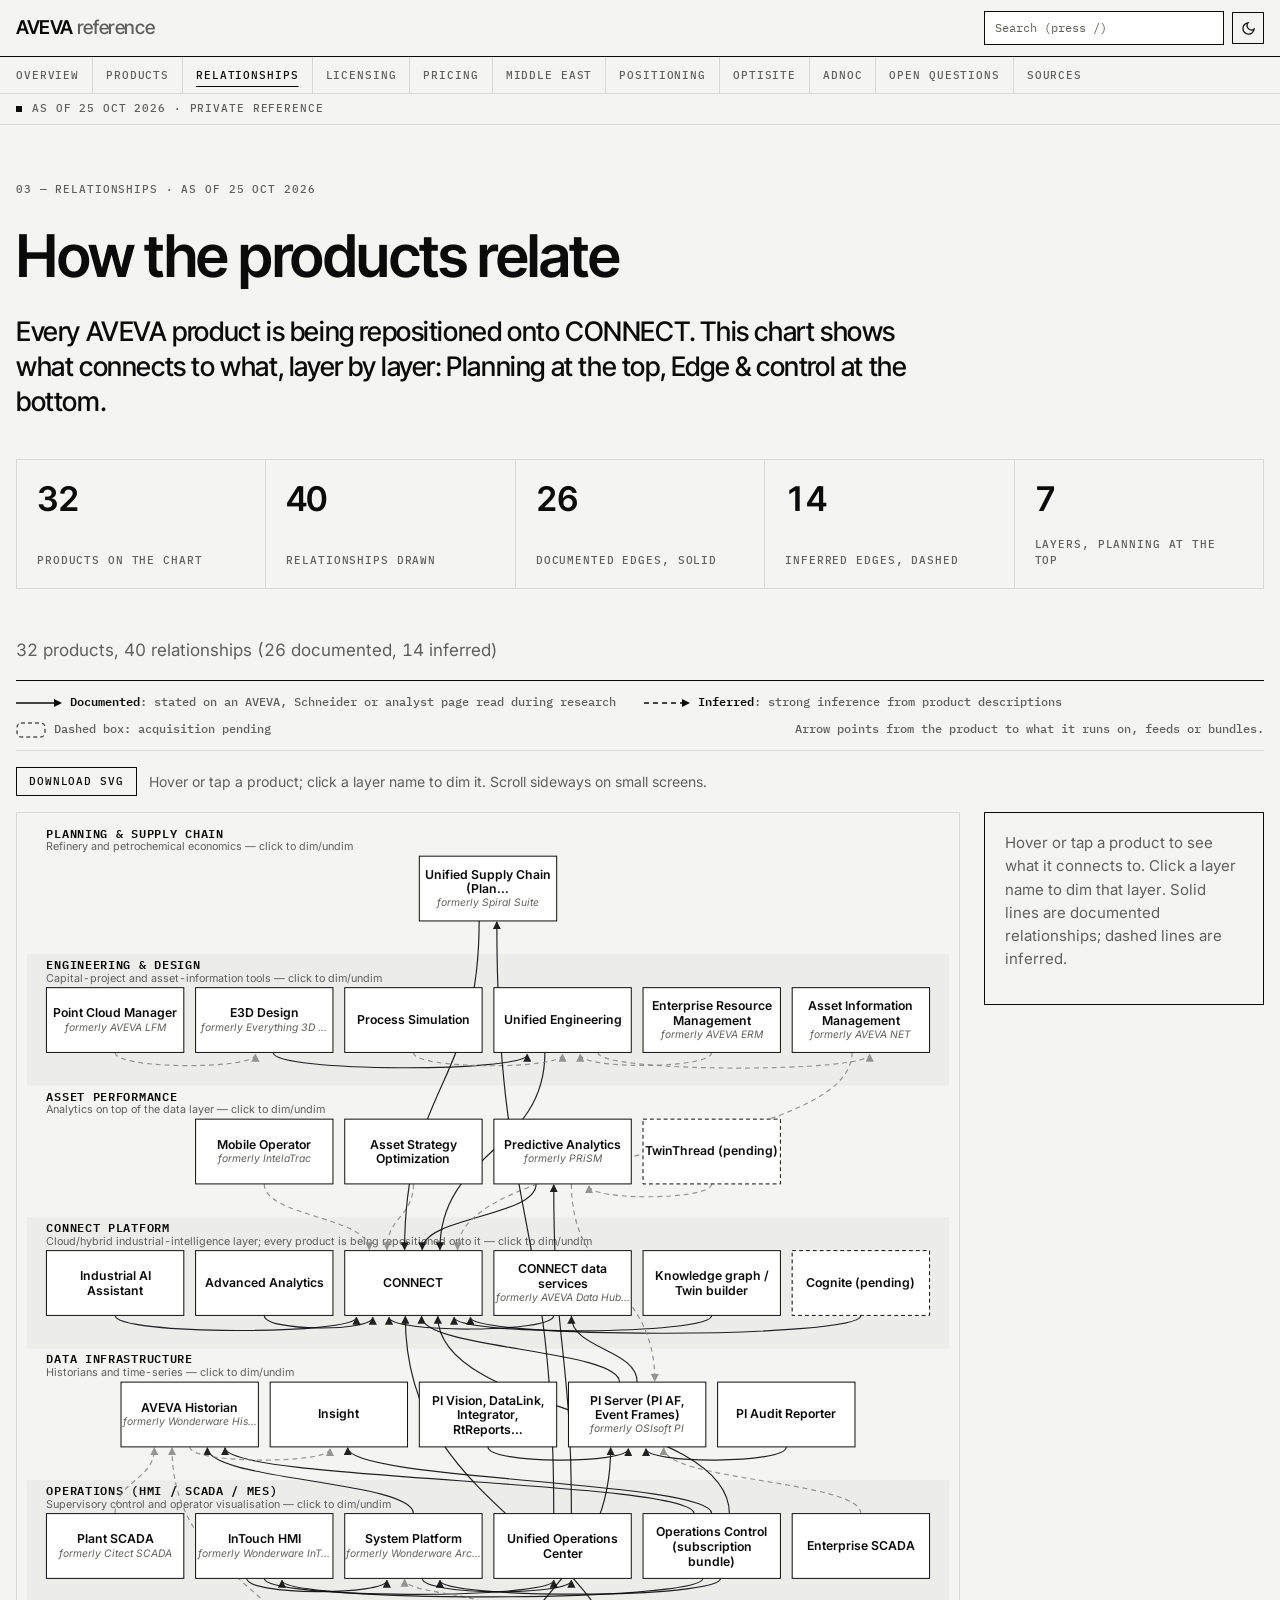
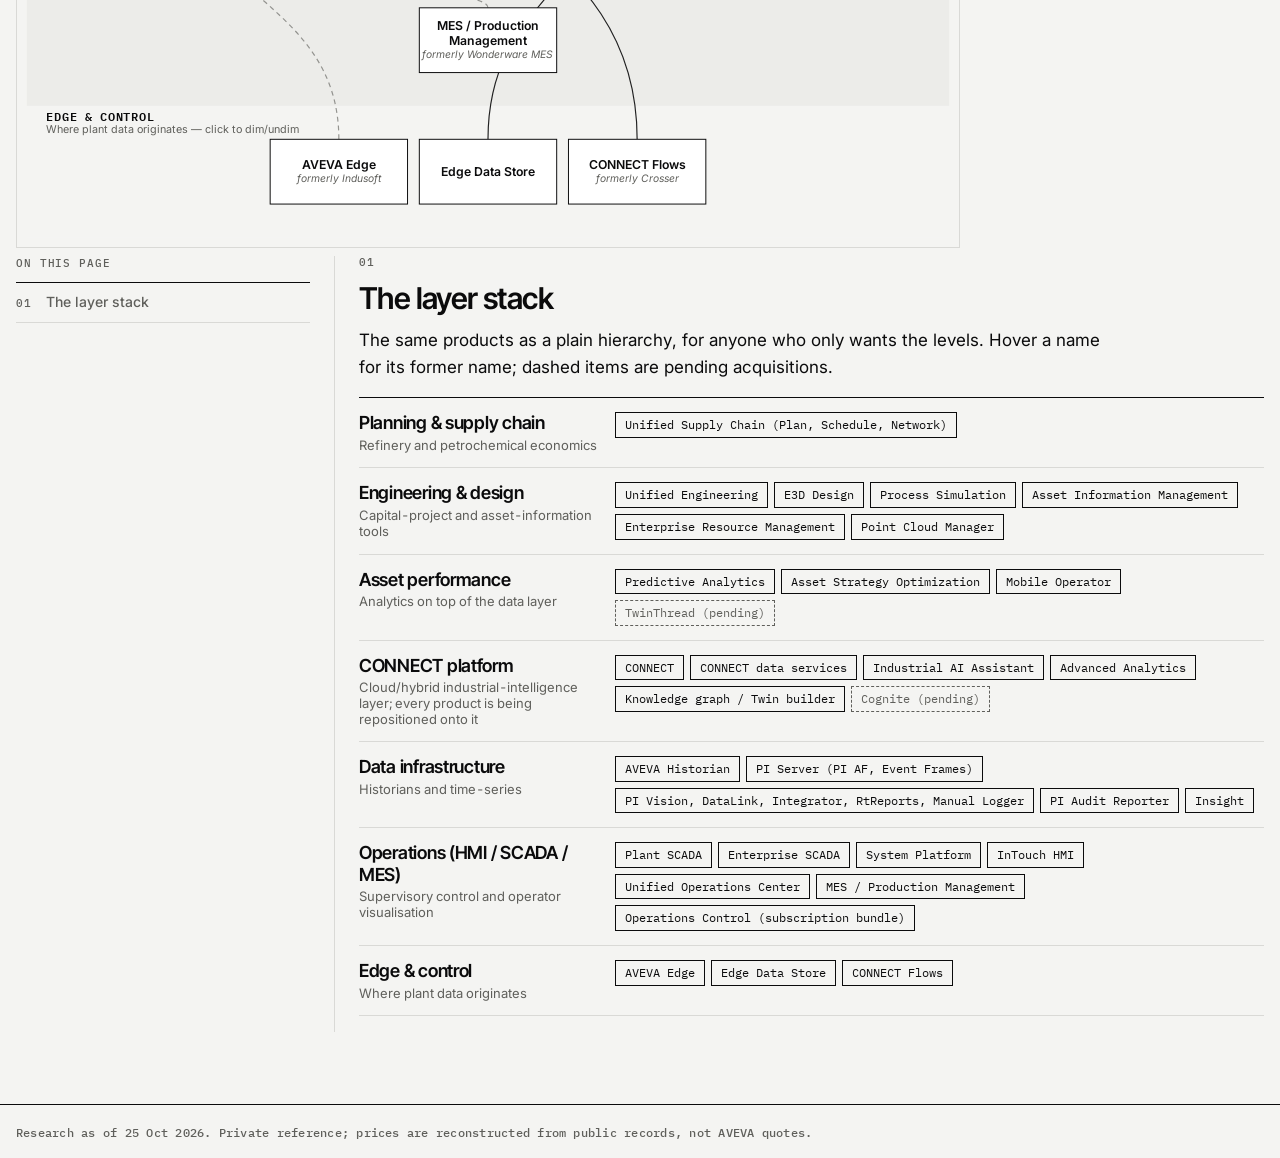
<file: relationships.html>
<!doctype html>
<html lang="en">
<head>
<meta charset="utf-8">
<meta name="viewport" content="width=device-width, initial-scale=1, viewport-fit=cover">
<title>Relationships — AVEVA reference</title>
<meta name="description" content="Interactive relationship chart of AVEVA products by layer.">
<meta name="robots" content="noindex">
<link rel="preconnect" href="https://fonts.googleapis.com">
<link rel="preconnect" href="https://fonts.gstatic.com" crossorigin>
<link href="https://fonts.googleapis.com/css2?family=Inter+Tight:wght@500;600;700&family=Inter:wght@400;500;600&family=IBM+Plex+Mono:wght@400;500&display=swap" rel="stylesheet">
<link rel="stylesheet" href="assets/style.css">
<link rel="icon" href="data:image/svg+xml,%3Csvg xmlns='http://www.w3.org/2000/svg' viewBox='0 0 32 32'%3E%3Crect width='32' height='32' fill='%230B0B0C'/%3E%3Crect x='7' y='21' width='18' height='3' fill='%23F4F4F2'/%3E%3Crect x='7' y='14.5' width='18' height='3' fill='%23F4F4F2'/%3E%3Crect x='7' y='8' width='18' height='3' fill='%23F4F4F2'/%3E%3C/svg%3E">
<script>try{var t=localStorage.getItem('aveva-kb-theme');if(t)document.documentElement.setAttribute('data-theme',t);}catch(e){}</script>

</head>
<body>
<a class="skip" href="#main">Skip to content</a>
<header class="site-head">
  <div class="wrap head-row">
    <a class="brand" href="index.html">AVEVA <span>reference</span></a>
    <div class="head-tools">
      <div class="search-box">
        <input type="search" placeholder="Search (press /)" aria-label="Search the reference" autocomplete="off">
        <div class="search-results" role="listbox"></div>
      </div>
      <button class="btn theme-toggle" type="button" aria-label="Toggle dark or light theme" title="Toggle theme">
        <svg class="sun" viewBox="0 0 24 24" fill="none" stroke="currentColor" stroke-width="2" stroke-linecap="round"><circle cx="12" cy="12" r="4"/><path d="M12 2v2M12 20v2M4.9 4.9l1.4 1.4M17.7 17.7l1.4 1.4M2 12h2M20 12h2M4.9 19.1l1.4-1.4M17.7 6.3l1.4-1.4"/></svg>
        <svg class="moon" viewBox="0 0 24 24" fill="none" stroke="currentColor" stroke-width="2" stroke-linecap="round"><path d="M21 12.8A9 9 0 1 1 11.2 3a7 7 0 0 0 9.8 9.8z"/></svg>
      </button>
    </div>
  </div>
  <div class="nav-row"><div class="wrap"><nav class="primary" aria-label="Sections"><a href="index.html">Overview</a><a href="products.html">Products</a><a href="relationships.html">Relationships</a><a href="licensing.html">Licensing</a><a href="pricing.html">Pricing</a><a href="middle-east.html">Middle East</a><a href="positioning.html">Positioning</a><a href="optisite.html">OptiSite</a><a href="adnoc.html">ADNOC</a><a href="open-questions.html">Open questions</a><a href="sources.html">Sources</a></nav></div></div>
</header>
<div class="status-bar" role="note"><div class="wrap"><span class="dot" aria-hidden="true"></span>As of 25 Oct 2026 · private reference</div></div>
<main id="main">

<section class="page-head wrap" data-kicker="03 — RELATIONSHIPS · AS OF 25 OCT 2026">
<h1>How the products relate</h1>
<p class="lede">Every AVEVA product is being repositioned onto CONNECT. This chart shows what connects to what, layer by layer: Planning at the top, Edge &amp; control at the bottom.</p>
</section>
<div class="wrap"><ul class="glance" aria-label="At a glance"><li><strong>32</strong><small>products on the chart</small></li><li><strong>40</strong><small>relationships drawn</small></li><li><strong>26</strong><small>documented edges, solid</small></li><li><strong>14</strong><small>inferred edges, dashed</small></li><li><strong>7</strong><small>layers, Planning at the top</small></li></ul></div>
<div class="wrap chart-block">
<p id="chart-counts" class="muted"></p>

<div class="chart-legend" aria-label="Chart legend">
  <span><svg width="46" height="12" aria-hidden="true"><line x1="0" y1="6" x2="38" y2="6" stroke="currentColor" stroke-width="1.6"/><path d="M38,2 L46,6 L38,10 z" fill="currentColor"/></svg><strong>Documented</strong>: stated on an AVEVA, Schneider or analyst page read during research</span>
  <span><svg width="46" height="12" aria-hidden="true"><line x1="0" y1="6" x2="38" y2="6" stroke="currentColor" stroke-width="1.6" stroke-dasharray="5 4"/><path d="M38,2 L46,6 L38,10 z" fill="currentColor"/></svg><strong>Inferred</strong>: strong inference from product descriptions</span>
  <span><svg width="30" height="16" aria-hidden="true"><rect x="1" y="1" width="28" height="14" rx="4" fill="none" stroke="currentColor" stroke-dasharray="4 3"/></svg>Dashed box: acquisition pending</span>
  <span class="spacer"></span>
  <span>Arrow points from the product to what it runs on, feeds or bundles.</span>
</div>

<div class="chart-tools">
  <button class="btn" type="button" id="download-svg">Download SVG</button>
  <span class="muted" style="align-self:center">Hover or tap a product; click a layer name to dim it. Scroll sideways on small screens.</span>
</div>

<div class="chart-layout">
  <div class="chart-scroll"><div id="chart" aria-live="polite"><p class="muted" style="padding:1rem">Loading chart…</p></div></div>
  <aside class="side-panel" id="side-panel" aria-live="polite"></aside>
</div>

</div>
<div class="wrap page-grid">
<nav class="toc" aria-label="On this page"><span class="toc-title">On this page</span><ol><li><a href="#layer-stack">The layer stack</a></li></ol></nav>
<div class="page-body"><h2 id="layer-stack">The layer stack</h2>
<p>The same products as a plain hierarchy, for anyone who only wants the levels. Hover a name for its former name; dashed items are pending acquisitions.</p>
<div id="stack"></div>

</div>
</div>
</main>
<footer class="site-foot"><div class="wrap">Research as of 25 Oct 2026. Private reference; prices are reconstructed from public records, not AVEVA quotes.</div></footer>
<script src="assets/site.js"></script>
<script src="assets/search-index.js"></script>
<script src="assets/search.js"></script>
<script src="assets/relations-data.js"></script>
<script src="assets/relations.js"></script>
</body>
</html>
</file>
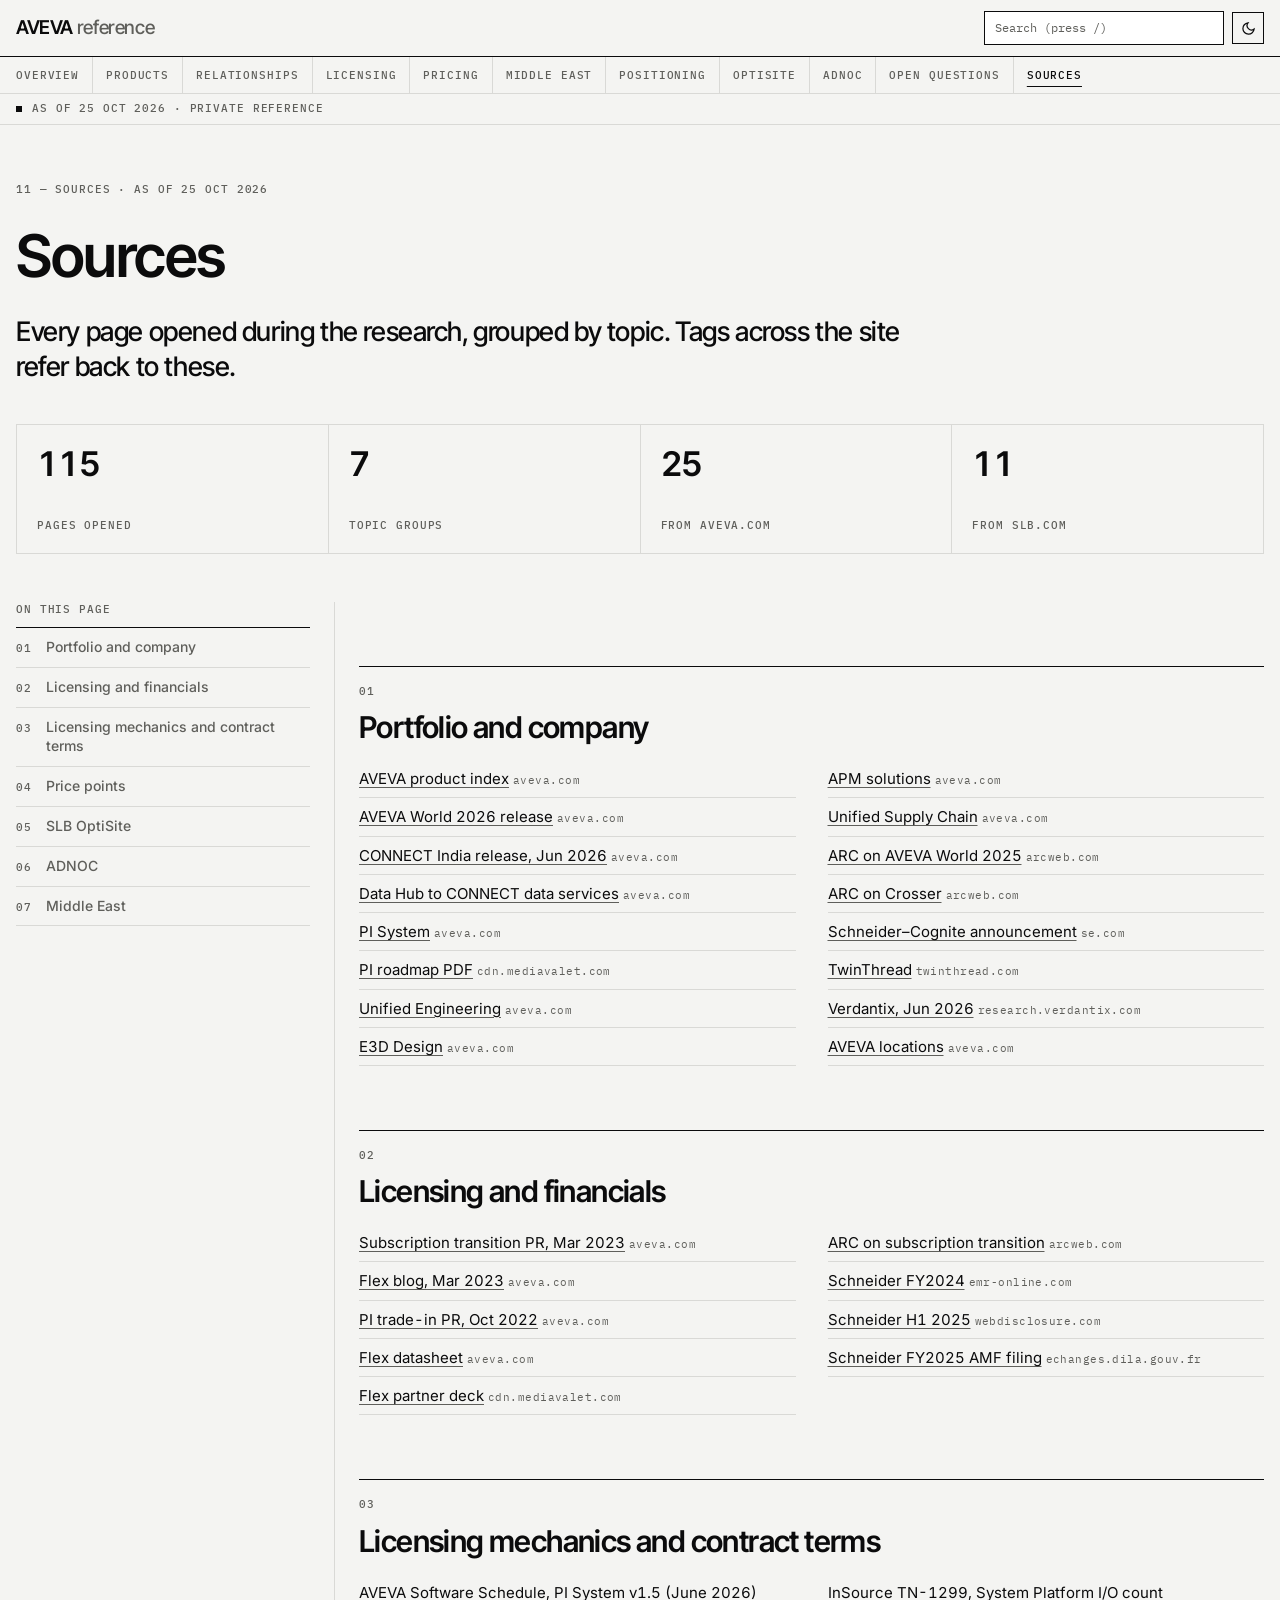
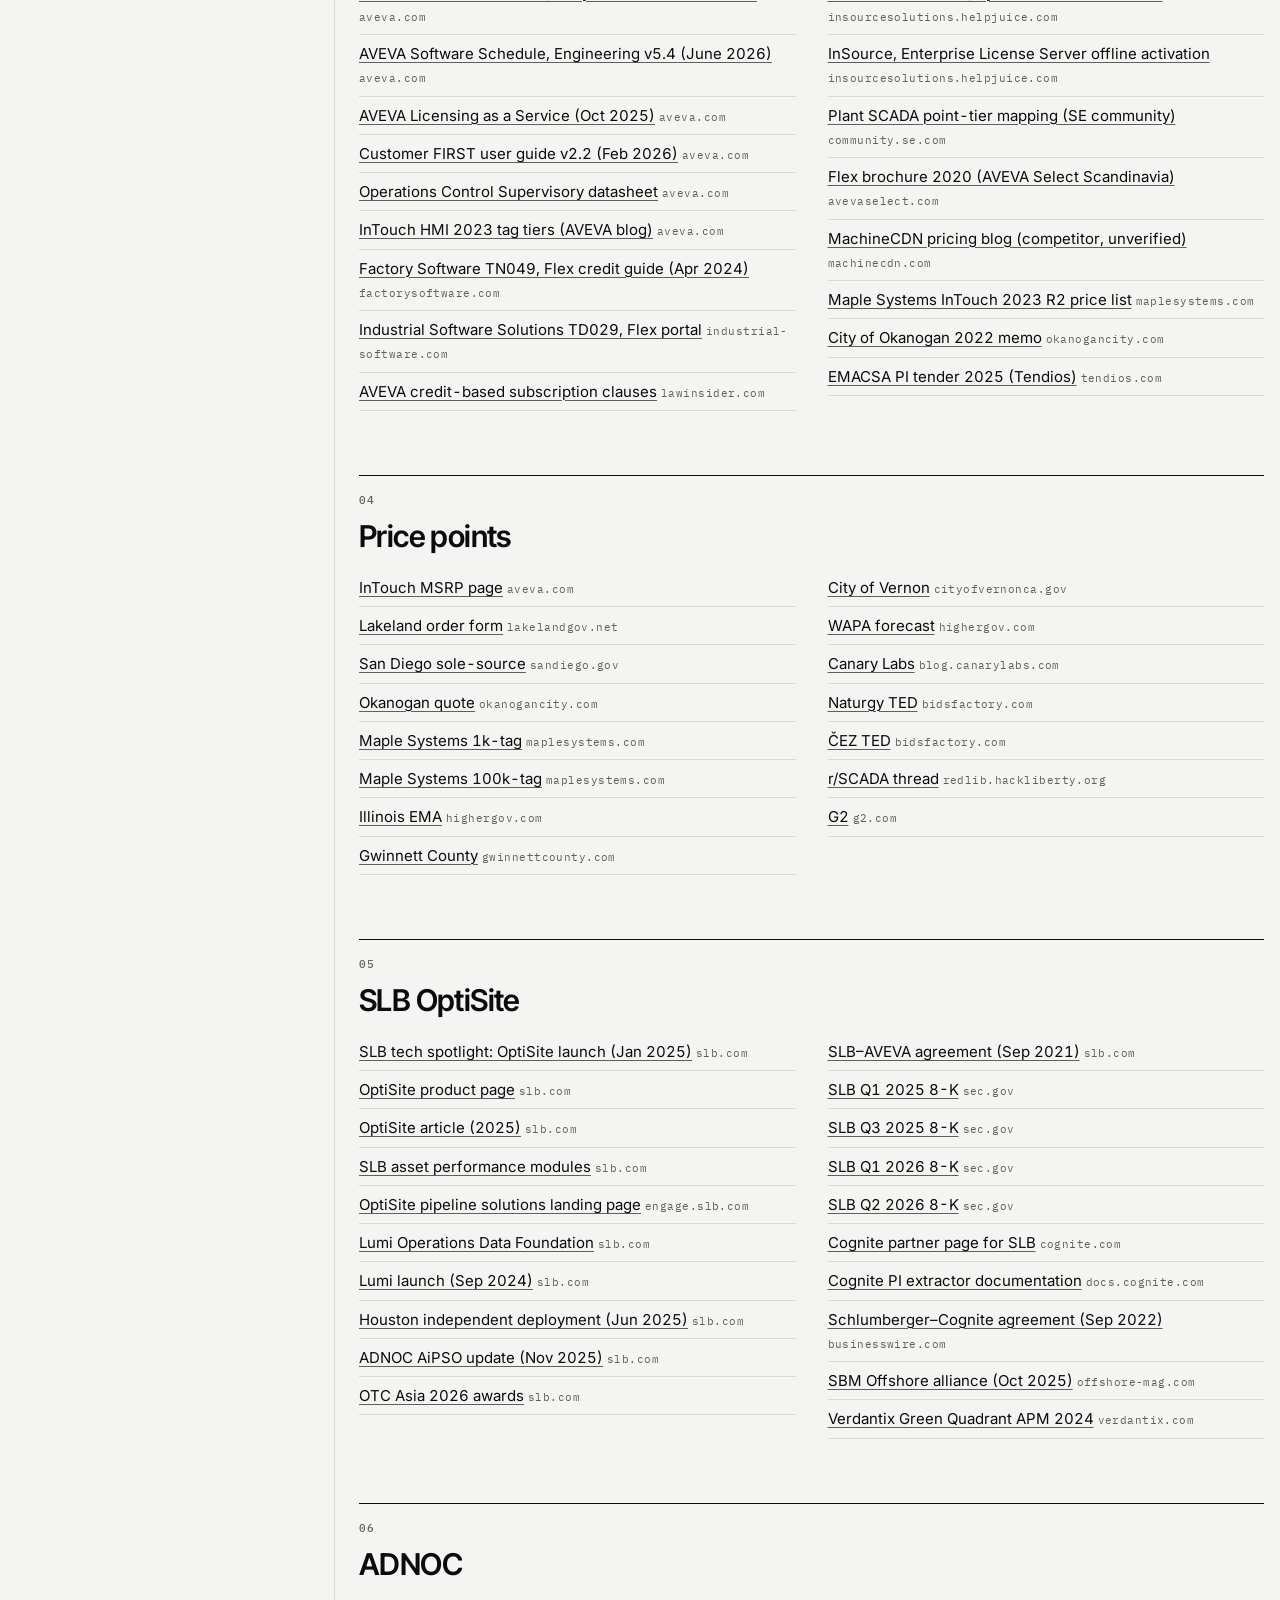
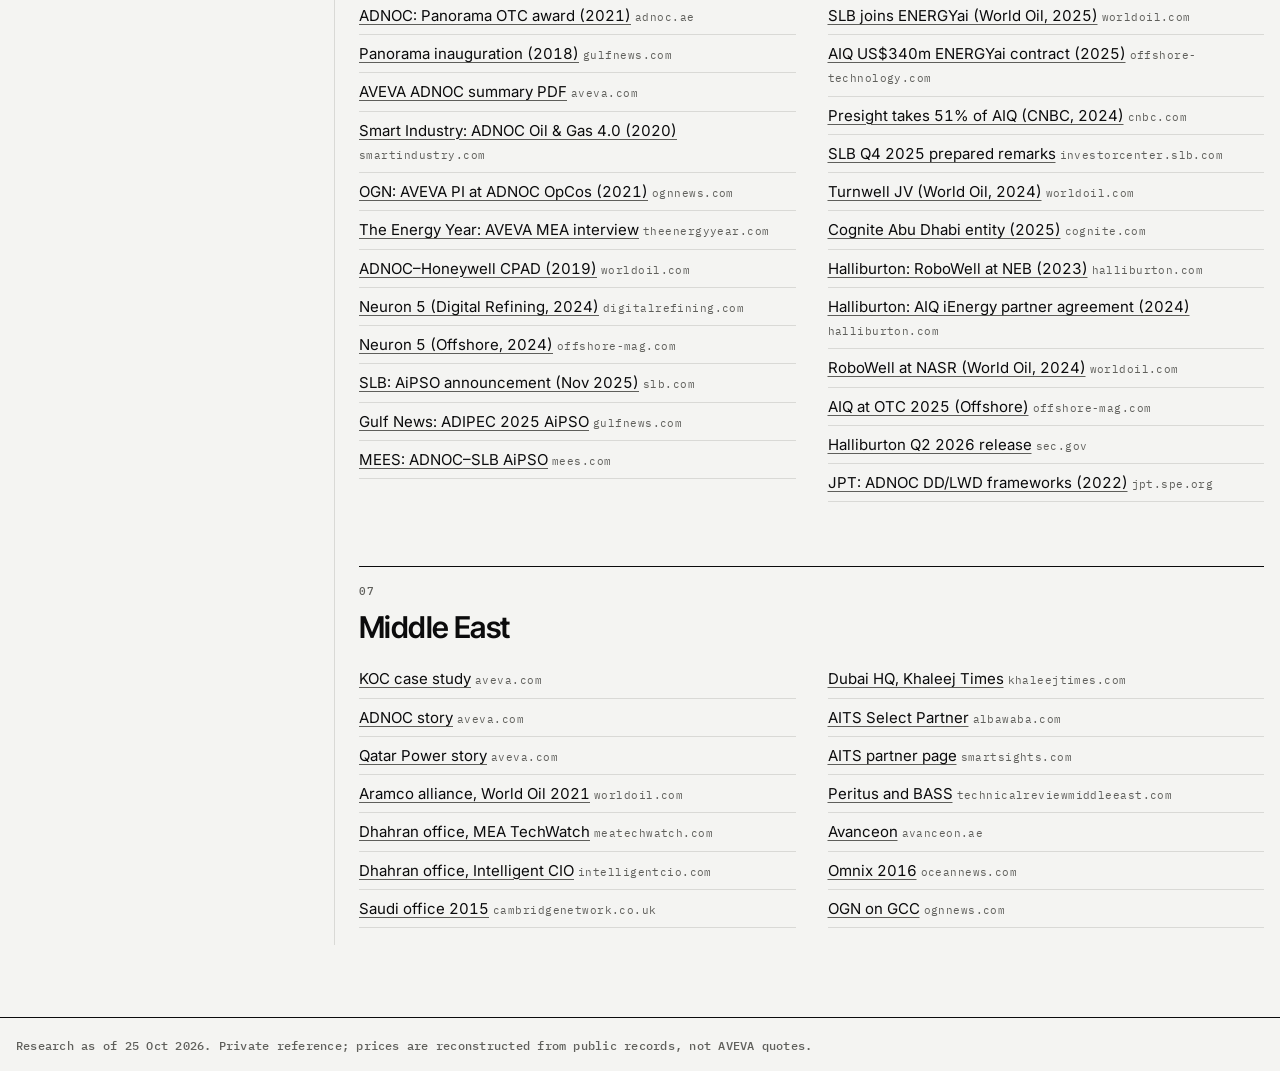
<file: sources.html>
<!doctype html>
<html lang="en">
<head>
<meta charset="utf-8">
<meta name="viewport" content="width=device-width, initial-scale=1, viewport-fit=cover">
<title>Sources — AVEVA reference</title>
<meta name="description" content="Sources behind the AVEVA reference, grouped by topic.">
<meta name="robots" content="noindex">
<link rel="preconnect" href="https://fonts.googleapis.com">
<link rel="preconnect" href="https://fonts.gstatic.com" crossorigin>
<link href="https://fonts.googleapis.com/css2?family=Inter+Tight:wght@500;600;700&family=Inter:wght@400;500;600&family=IBM+Plex+Mono:wght@400;500&display=swap" rel="stylesheet">
<link rel="stylesheet" href="assets/style.css">
<link rel="icon" href="data:image/svg+xml,%3Csvg xmlns='http://www.w3.org/2000/svg' viewBox='0 0 32 32'%3E%3Crect width='32' height='32' fill='%230B0B0C'/%3E%3Crect x='7' y='21' width='18' height='3' fill='%23F4F4F2'/%3E%3Crect x='7' y='14.5' width='18' height='3' fill='%23F4F4F2'/%3E%3Crect x='7' y='8' width='18' height='3' fill='%23F4F4F2'/%3E%3C/svg%3E">
<script>try{var t=localStorage.getItem('aveva-kb-theme');if(t)document.documentElement.setAttribute('data-theme',t);}catch(e){}</script>

</head>
<body>
<a class="skip" href="#main">Skip to content</a>
<header class="site-head">
  <div class="wrap head-row">
    <a class="brand" href="index.html">AVEVA <span>reference</span></a>
    <div class="head-tools">
      <div class="search-box">
        <input type="search" placeholder="Search (press /)" aria-label="Search the reference" autocomplete="off">
        <div class="search-results" role="listbox"></div>
      </div>
      <button class="btn theme-toggle" type="button" aria-label="Toggle dark or light theme" title="Toggle theme">
        <svg class="sun" viewBox="0 0 24 24" fill="none" stroke="currentColor" stroke-width="2" stroke-linecap="round"><circle cx="12" cy="12" r="4"/><path d="M12 2v2M12 20v2M4.9 4.9l1.4 1.4M17.7 17.7l1.4 1.4M2 12h2M20 12h2M4.9 19.1l1.4-1.4M17.7 6.3l1.4-1.4"/></svg>
        <svg class="moon" viewBox="0 0 24 24" fill="none" stroke="currentColor" stroke-width="2" stroke-linecap="round"><path d="M21 12.8A9 9 0 1 1 11.2 3a7 7 0 0 0 9.8 9.8z"/></svg>
      </button>
    </div>
  </div>
  <div class="nav-row"><div class="wrap"><nav class="primary" aria-label="Sections"><a href="index.html">Overview</a><a href="products.html">Products</a><a href="relationships.html">Relationships</a><a href="licensing.html">Licensing</a><a href="pricing.html">Pricing</a><a href="middle-east.html">Middle East</a><a href="positioning.html">Positioning</a><a href="optisite.html">OptiSite</a><a href="adnoc.html">ADNOC</a><a href="open-questions.html">Open questions</a><a href="sources.html">Sources</a></nav></div></div>
</header>
<div class="status-bar" role="note"><div class="wrap"><span class="dot" aria-hidden="true"></span>As of 25 Oct 2026 · private reference</div></div>
<main id="main">

<section class="page-head wrap" data-kicker="11 — SOURCES · AS OF 25 OCT 2026">
<h1>Sources</h1>
<p class="lede">Every page opened during the research, grouped by topic. Tags across the site refer back to these.</p>
</section>
<div class="wrap"><ul class="glance" aria-label="At a glance"><li><strong>115</strong><small>pages opened</small></li><li><strong>7</strong><small>topic groups</small></li><li><strong>25</strong><small>from aveva.com</small></li><li><strong>11</strong><small>from slb.com</small></li></ul></div>
<div class="wrap page-grid">
<nav class="toc" aria-label="On this page"><span class="toc-title">On this page</span><ol><li><a href="#portfolio-and-company">Portfolio and company</a></li><li><a href="#licensing-and-financials">Licensing and financials</a></li><li><a href="#licensing-mechanics">Licensing mechanics and contract terms</a></li><li><a href="#price-points">Price points</a></li><li><a href="#slb-optisite">SLB OptiSite</a></li><li><a href="#adnoc">ADNOC</a></li><li><a href="#middle-east">Middle East</a></li></ol></nav>
<div class="page-body"><section class="source-group"><h2 id="portfolio-and-company">Portfolio and company</h2><ul><li><a href="https://www.aveva.com/en/products/" rel="noopener">AVEVA product index</a> <small class="muted">aveva.com</small></li>
<li><a href="https://www.aveva.com/en/about/news/press-releases/2026/aveva-announces-new-capabilities-to-embed-ai-across-industrial-organizations-and-data-infrastructure-at-aveva-world-2026/" rel="noopener">AVEVA World 2026 release</a> <small class="muted">aveva.com</small></li>
<li><a href="https://www.aveva.com/en/about/news/press-releases/2026/aveva-expands-connect-in-india-with-new-ai-capabilities-to-accelerate-industrial-intelligence/" rel="noopener">CONNECT India release, Jun 2026</a> <small class="muted">aveva.com</small></li>
<li><a href="https://www.aveva.com/en/perspectives/blog/aveva-data-hub-is-becoming-connect-data-services/" rel="noopener">Data Hub to CONNECT data services</a> <small class="muted">aveva.com</small></li>
<li><a href="https://www.aveva.com/en/products/aveva-pi-system/" rel="noopener">PI System</a> <small class="muted">aveva.com</small></li>
<li><a href="https://cdn.mediavalet.com/eunl/content/MYadGhXyRUKKblRjBPAcsg/5FM2AEF3jkygkeFlFYcH4A/Original/AVEVA%E2%84%A2%20PI%20System%E2%84%A2%20and%20AVEVA%E2%84%A2%20PI%20Data%20Infrastructure%20Roadmap.pdf" rel="noopener">PI roadmap PDF</a> <small class="muted">cdn.mediavalet.com</small></li>
<li><a href="https://aveva.com/en/products/unified-engineering" rel="noopener">Unified Engineering</a> <small class="muted">aveva.com</small></li>
<li><a href="https://aveva.com/en/products/e3d-design" rel="noopener">E3D Design</a> <small class="muted">aveva.com</small></li>
<li><a href="https://www.aveva.com/en/solutions/operations/asset-performance-management/" rel="noopener">APM solutions</a> <small class="muted">aveva.com</small></li>
<li><a href="https://www.aveva.com/en/products/schedule/" rel="noopener">Unified Supply Chain</a> <small class="muted">aveva.com</small></li>
<li><a href="https://www.arcweb.com/blog/aveva-world-2025-unifying-legacies-forging-ecosystems-industrial-ai-era" rel="noopener">ARC on AVEVA World 2025</a> <small class="muted">arcweb.com</small></li>
<li><a href="https://www.arcweb.com/node/163625" rel="noopener">ARC on Crosser</a> <small class="muted">arcweb.com</small></li>
<li><a href="https://www.se.com/ww/en/assets/pdf/Schneider-Electric-announces-agreement-to-acquire-Cognite" rel="noopener">Schneider–Cognite announcement</a> <small class="muted">se.com</small></li>
<li><a href="https://www.twinthread.com/announcement-aveva-enters-agreement-to-acquire-twinthread" rel="noopener">TwinThread</a> <small class="muted">twinthread.com</small></li>
<li><a href="https://research.verdantix.com/insights/blog/aveva-world-2026--acquisitions-and-alliances-signal-a-broader-industrial-intelligence-play" rel="noopener">Verdantix, Jun 2026</a> <small class="muted">research.verdantix.com</small></li>
<li><a href="https://www.aveva.com/en/about/about-aveva/locations/" rel="noopener">AVEVA locations</a> <small class="muted">aveva.com</small></li></ul></section>
<section class="source-group"><h2 id="licensing-and-financials">Licensing and financials</h2><ul><li><a href="https://aveva.com/en/about/news/press-releases/2023/aveva-commits-to-subscription-transition-to-foster-flexible-industrial-innovation" rel="noopener">Subscription transition PR, Mar 2023</a> <small class="muted">aveva.com</small></li>
<li><a href="https://www.aveva.com/en/perspectives/blog/aveva-accelerates-its-portfolio-wide-commitment-to-subscription-through-aveva-flex/" rel="noopener">Flex blog, Mar 2023</a> <small class="muted">aveva.com</small></li>
<li><a href="https://www.aveva.com/en/about/news/press-releases/2022/aveva-delivers-more-flexibility-to-customers-of-aveva-pi-system/" rel="noopener">PI trade-in PR, Oct 2022</a> <small class="muted">aveva.com</small></li>
<li><a href="https://www.aveva.com/content/dam/aveva/documents/datasheets/Datasheet_AVEVA_FlexSubscription_22-09.pdf.coredownload.inline.pdf" rel="noopener">Flex datasheet</a> <small class="muted">aveva.com</small></li>
<li><a href="https://cdn.mediavalet.com/eunl/content/zJAKrNwXNUmvNddZkzQJdg/HJWovbPlpk-HcD6u6n_u2w/Original/AVEVA%20Flex%3A%20Eliminate%20traditional%20barriers%20to%20adoption%20with%20technical%20and%20commercial%20flexibility.pdf" rel="noopener">Flex partner deck</a> <small class="muted">cdn.mediavalet.com</small></li>
<li><a href="https://www.arcweb.com/blog/aveva-transition-subscription-business-model-foster-flexible-industrial-innovation" rel="noopener">ARC on subscription transition</a> <small class="muted">arcweb.com</small></li>
<li><a href="https://www.emr-online.com/?p=12553" rel="noopener">Schneider FY2024</a> <small class="muted">emr-online.com</small></li>
<li><a href="https://webdisclosure.com/press-release/schneider-electric-epa-su-half-year-2025-results-kPCEGR5e3pT" rel="noopener">Schneider H1 2025</a> <small class="muted">webdisclosure.com</small></li>
<li><a href="https://echanges.dila.gouv.fr/OPENDATA/AMF/ECO/2026/02/FCECO081066_20260226.pdf" rel="noopener">Schneider FY2025 AMF filing</a> <small class="muted">echanges.dila.gouv.fr</small></li></ul></section>
<section class="source-group"><h2 id="licensing-mechanics">Licensing mechanics and contract terms</h2><ul><li><a href="https://www.aveva.com/content/dam/aveva/documents/legal/policies/AVEVA-Software-Schedule-PI-System-v1-5-June-2026.pdf" rel="noopener">AVEVA Software Schedule, PI System v1.5 (June 2026)</a> <small class="muted">aveva.com</small></li>
<li><a href="https://www.aveva.com/content/dam/aveva/documents/legal/policies/AVEVA-Software-Schedule-Engineering-Including-SimSci-and-Process-Optimization-v5-4-June-2026.pdf" rel="noopener">AVEVA Software Schedule, Engineering v5.4 (June 2026)</a> <small class="muted">aveva.com</small></li>
<li><a href="https://www.aveva.com/content/dam/aveva/documents/legal/service-documents/aveva-licensing-as-a-service.pdf" rel="noopener">AVEVA Licensing as a Service (Oct 2025)</a> <small class="muted">aveva.com</small></li>
<li><a href="https://www.aveva.com/content/dam/aveva/documents/legal/policies/UserGuide_AVEVA_CustomerFIRSTProgram.pdf" rel="noopener">Customer FIRST user guide v2.2 (Feb 2026)</a> <small class="muted">aveva.com</small></li>
<li><a href="https://www.aveva.com/content/dam/aveva/documents/datasheets/Datasheet_AVEVA_OperationsControl_SP_10-21-v1.pdf" rel="noopener">Operations Control Supervisory datasheet</a> <small class="muted">aveva.com</small></li>
<li><a href="https://www.aveva.com/en/perspectives/blog/aveva-intouch-hmi-2023-a-fresh-user-experience-and-unlimited-tags/" rel="noopener">InTouch HMI 2023 tag tiers (AVEVA blog)</a> <small class="muted">aveva.com</small></li>
<li><a href="https://www.factorysoftware.com/hubfs/TN049%20-%20Guida%20utente%20per%20gestione%20crediti%20AVEVA%20Flex%20pdf.pdf" rel="noopener">Factory Software TN049, Flex credit guide (Apr 2024)</a> <small class="muted">factorysoftware.com</small></li>
<li><a href="https://industrial-software.com/training-support/training-documents/td029/" rel="noopener">Industrial Software Solutions TD029, Flex portal</a> <small class="muted">industrial-software.com</small></li>
<li><a href="https://www.lawinsider.com/clause/credit-based-subscription-model" rel="noopener">AVEVA credit-based subscription clauses</a> <small class="muted">lawinsider.com</small></li>
<li><a href="https://insourcesolutions.helpjuice.com/aveva-application-server-tech-notes/tn-1299-how-to-check-io-count-in-system-platform-2023" rel="noopener">InSource TN-1299, System Platform I/O count</a> <small class="muted">insourcesolutions.helpjuice.com</small></li>
<li><a href="https://insourcesolutions.helpjuice.com/aveva-license-manager-tech-notes/tn-lm2605041133-aveva-enterprise-license-server-offline-license-activation" rel="noopener">InSource, Enterprise License Server offline activation</a> <small class="muted">insourcesolutions.helpjuice.com</small></li>
<li><a href="https://community.se.com/t5/AVEVA-Plant-SCADA-Forum/Vijeo-Citect-7-3x-upgradation-to-Plant-SCADA-2023/td-p/468654" rel="noopener">Plant SCADA point-tier mapping (SE community)</a> <small class="muted">community.se.com</small></li>
<li><a href="https://www.scandinavia.avevaselect.com/wp-content/uploads/2021/11/Brochure_Flex_Subscription_EN.pdf" rel="noopener">Flex brochure 2020 (AVEVA Select Scandinavia)</a> <small class="muted">avevaselect.com</small></li>
<li><a href="https://www.machinecdn.com/blog/aveva-pricing-2026/" rel="noopener">MachineCDN pricing blog (competitor, unverified)</a> <small class="muted">machinecdn.com</small></li>
<li><a href="https://maplesystems.com/?p=156986" rel="noopener">Maple Systems InTouch 2023 R2 price list</a> <small class="muted">maplesystems.com</small></li>
<li><a href="https://www.okanogancity.com/media/7496" rel="noopener">City of Okanogan 2022 memo</a> <small class="muted">okanogancity.com</small></li>
<li><a href="https://tendios.com/en/tenders/68fb8f00f01e7f4000714613" rel="noopener">EMACSA PI tender 2025 (Tendios)</a> <small class="muted">tendios.com</small></li></ul></section>
<section class="source-group"><h2 id="price-points">Price points</h2><ul><li><a href="https://aveva.com/en/products/intouch-hmi/intouch-hmi-pricing/" rel="noopener">InTouch MSRP page</a> <small class="muted">aveva.com</small></li>
<li><a href="https://lakelandgov.net/portals/CityClerk/City%20Commission/Agendas/2023/11-20-23/VIII-C-2%20-%20AvevaAgreementMemo.pdf" rel="noopener">Lakeland order form</a> <small class="muted">lakelandgov.net</small></li>
<li><a href="https://www.sandiego.gov/sites/default/files/89_ss_4282_aveva-wonderware_inc._eula.pdf" rel="noopener">San Diego sole-source</a> <small class="muted">sandiego.gov</small></li>
<li><a href="https://www.okanogancity.com/media/17771" rel="noopener">Okanogan quote</a> <small class="muted">okanogancity.com</small></li>
<li><a href="https://maplesystems.com/?p=156926" rel="noopener">Maple Systems 1k-tag</a> <small class="muted">maplesystems.com</small></li>
<li><a href="https://maplesystems.com/?p=157072" rel="noopener">Maple Systems 100k-tag</a> <small class="muted">maplesystems.com</small></li>
<li><a href="https://highergov.com/sl/contract-opportunity/il-ema-aveva-software-arg-49185529" rel="noopener">Illinois EMA</a> <small class="muted">highergov.com</small></li>
<li><a href="https://gwinnettcounty.com/static/upload/bac/33/20240812/a_38119_Agenda_08.12.24.pdf" rel="noopener">Gwinnett County</a> <small class="muted">gwinnettcounty.com</small></li>
<li><a href="https://www.cityofvernonca.gov/home/showpublisheddocument/2796/638023836243670000" rel="noopener">City of Vernon</a> <small class="muted">cityofvernonca.gov</small></li>
<li><a href="https://www.highergov.com/contract-forecast/aveva-pi-historian-annual-support-1133626/" rel="noopener">WAPA forecast</a> <small class="muted">highergov.com</small></li>
<li><a href="https://blog.canarylabs.com/canary-ignition-and-osisoft-pi-pricing-comparison" rel="noopener">Canary Labs</a> <small class="muted">blog.canarylabs.com</small></li>
<li><a href="https://bidsfactory.com/en/tenders/aveva-software-espana-slu-ted-2376f9b4a153def0" rel="noopener">Naturgy TED</a> <small class="muted">bidsfactory.com</small></li>
<li><a href="https://bidsfactory.com/en/tenders/implementace-a-servis-sw-aveva-aim-assai-pro-eduii-ted-5b5982e44a93544f" rel="noopener">ČEZ TED</a> <small class="muted">bidsfactory.com</small></li>
<li><a href="https://redlib.hackliberty.org/r/SCADA/comments/1j15b9l/aveva_scada_pricing_model/mfuct4s/?context=3" rel="noopener">r/SCADA thread</a> <small class="muted">redlib.hackliberty.org</small></li>
<li><a href="https://g2.com/products/wonderware-intouch/pricing" rel="noopener">G2</a> <small class="muted">g2.com</small></li></ul></section>
<section class="source-group"><h2 id="slb-optisite">SLB OptiSite</h2><ul><li><a href="https://www.slb.com/newsroom/updates/2025/tech-spotlight-slb-launches-industry-first-ai-solution-for-entire-production-networks" rel="noopener">SLB tech spotlight: OptiSite launch (Jan 2025)</a> <small class="muted">slb.com</small></li>
<li><a href="https://www.slb.com/products-and-services/delivering-digital-at-scale/software/optisite" rel="noopener">OptiSite product page</a> <small class="muted">slb.com</small></li>
<li><a href="https://www.slb.com/zh-cn/resource-library/article/2025/optisite-facility-equipment-and-pipeline-solutions-integrated-ai-to-enhance-asset-performance" rel="noopener">OptiSite article (2025)</a> <small class="muted">slb.com</small></li>
<li><a href="https://www.slb.com/products-and-services/delivering-digital-at-scale/production/asset-performance" rel="noopener">SLB asset performance modules</a> <small class="muted">slb.com</small></li>
<li><a href="https://engage.slb.com/optisitesolutions" rel="noopener">OptiSite pipeline solutions landing page</a> <small class="muted">engage.slb.com</small></li>
<li><a href="https://www.slb.com/products-and-services/delivering-digital-at-scale/software/lumi/operations-data-foundation" rel="noopener">Lumi Operations Data Foundation</a> <small class="muted">slb.com</small></li>
<li><a href="https://www.slb.com/newsroom/press-release/2024/slb-launches-ai-powered-lumi-platform" rel="noopener">Lumi launch (Sep 2024)</a> <small class="muted">slb.com</small></li>
<li><a href="https://www.slb.com/newsroom/updates/2025/slb-partners-with-independent-energy-company-to-pave-way-for-ai-driven-autonomous-operations" rel="noopener">Houston independent deployment (Jun 2025)</a> <small class="muted">slb.com</small></li>
<li><a href="https://www.slb.com/newsroom/updates/2025/2025-adnoc-slb-aipso-update" rel="noopener">ADNOC AiPSO update (Nov 2025)</a> <small class="muted">slb.com</small></li>
<li><a href="https://www.slb.com/newsroom/features/2026/slb-wins-two-otc-asia-spotlight-on-new-technology-awards" rel="noopener">OTC Asia 2026 awards</a> <small class="muted">slb.com</small></li>
<li><a href="https://www.slb.com/newsroom/press-release/2021/pr-2021-0930-slb-aveva" rel="noopener">SLB–AVEVA agreement (Sep 2021)</a> <small class="muted">slb.com</small></li>
<li><a href="https://www.sec.gov/Archives/edgar/data/87347/000119312525094916/d704132dex99.htm" rel="noopener">SLB Q1 2025 8-K</a> <small class="muted">sec.gov</small></li>
<li><a href="https://www.sec.gov/Archives/edgar/data/87347/000119312525241946/d83993dex99.htm" rel="noopener">SLB Q3 2025 8-K</a> <small class="muted">sec.gov</small></li>
<li><a href="https://www.sec.gov/Archives/edgar/data/0000087347/000119312526174940/d111579dex99.htm" rel="noopener">SLB Q1 2026 8-K</a> <small class="muted">sec.gov</small></li>
<li><a href="https://www.sec.gov/Archives/edgar/data/0000087347/000119312526315068/d122193dex99.htm" rel="noopener">SLB Q2 2026 8-K</a> <small class="muted">sec.gov</small></li>
<li><a href="https://cognite.com/en/partners/slb" rel="noopener">Cognite partner page for SLB</a> <small class="muted">cognite.com</small></li>
<li><a href="https://docs.cognite.com/cdf/integration/guides/extraction/pi" rel="noopener">Cognite PI extractor documentation</a> <small class="muted">docs.cognite.com</small></li>
<li><a href="https://www.businesswire.com/news/home/20220913006217/en/Schlumberger-and-Cognite-to-Deliver-Data-Driven-Solutions-at-Scale-for-the-Global-Energy-Industry" rel="noopener">Schlumberger–Cognite agreement (Sep 2022)</a> <small class="muted">businesswire.com</small></li>
<li><a href="https://offshore-mag.com/business-briefs/equipment-engineering/news/55321203/sbm-offshore-sbm-offshore-entering-ai-partnerships-with-slb-and-cognite" rel="noopener">SBM Offshore alliance (Oct 2025)</a> <small class="muted">offshore-mag.com</small></li>
<li><a href="https://www.verdantix.com/vantage/report/green-quadrant-asset-performance-management-solutions-2024" rel="noopener">Verdantix Green Quadrant APM 2024</a> <small class="muted">verdantix.com</small></li></ul></section>
<section class="source-group"><h2 id="adnoc">ADNOC</h2><ul><li><a href="https://www.adnoc.ae/en/news-and-media/press-releases/2021/adnoc-wins-industry-technology-award-for-its-panorama-digital-command-center" rel="noopener">ADNOC: Panorama OTC award (2021)</a> <small class="muted">adnoc.ae</small></li>
<li><a href="https://gulfnews.com/business/mohammad-bin-zayed-inaugurates-adnoc-panorama-centre-1.2123449" rel="noopener">Panorama inauguration (2018)</a> <small class="muted">gulfnews.com</small></li>
<li><a href="https://www.aveva.com/content/dam/aveva/documents/articles/AVEVA_ADNOC_Summary_0919_V2.pdf" rel="noopener">AVEVA ADNOC summary PDF</a> <small class="muted">aveva.com</small></li>
<li><a href="https://www.smartindustry.com/benefits-of-transformation/advanced-control/article/11296896/adnoc-pioneering-oil-gas-40" rel="noopener">Smart Industry: ADNOC Oil &amp; Gas 4.0 (2020)</a> <small class="muted">smartindustry.com</small></li>
<li><a href="https://ognnews.com/Article/45393/Digital_firms_need_to_keep_up_with_industry's_ever-changing_demand" rel="noopener">OGN: AVEVA PI at ADNOC OpCos (2021)</a> <small class="muted">ognnews.com</small></li>
<li><a href="https://theenergyyear.com/articles/drivers-of-digital-transformation/" rel="noopener">The Energy Year: AVEVA MEA interview</a> <small class="muted">theenergyyear.com</small></li>
<li><a href="https://worldoil.com/news/2019/11/21/adnoc-honeywell-embark-on-one-of-the-industry-s-largest-predictive-maintenance-projects/" rel="noopener">ADNOC–Honeywell CPAD (2019)</a> <small class="muted">worldoil.com</small></li>
<li><a href="https://www.digitalrefining.com/news/1008011/adnoc-deploys-pioneering-ai-enabled-process-optimization-technology" rel="noopener">Neuron 5 (Digital Refining, 2024)</a> <small class="muted">digitalrefining.com</small></li>
<li><a href="https://www.offshore-mag.com/business-briefs/equipment-engineering/news/55137268/adnoc-adnoc-targets-efficiency-gains-via-neuron-5-ai-tool" rel="noopener">Neuron 5 (Offshore, 2024)</a> <small class="muted">offshore-mag.com</small></li>
<li><a href="https://www.slb.com/newsroom/updates/2025/2025-adnoc-slb-aipso-update" rel="noopener">SLB: AiPSO announcement (Nov 2025)</a> <small class="muted">slb.com</small></li>
<li><a href="https://gulfnews.com/business/energy/adnoc-gets-new-ai-platform-inks-three-robotics-deals-at-adipec-2025-1.500331929" rel="noopener">Gulf News: ADIPEC 2025 AiPSO</a> <small class="muted">gulfnews.com</small></li>
<li><a href="https://www.mees.com/2025/11/7/corporate/adnoc-partners-with-slb-to-boost-upstream-productivity/2937f900-bbe4-11f0-aff7-5bb64d0ee689" rel="noopener">MEES: ADNOC–SLB AiPSO</a> <small class="muted">mees.com</small></li>
<li><a href="https://worldoil.com/news/2025/8/7/slb-aiq-to-deploy-agentic-ai-across-adnoc-s-subsurface-operations/" rel="noopener">SLB joins ENERGYai (World Oil, 2025)</a> <small class="muted">worldoil.com</small></li>
<li><a href="https://www.offshore-technology.com/news/adnoc-secures-340m-ai-deployment-contract/" rel="noopener">AIQ US$340m ENERGYai contract (2025)</a> <small class="muted">offshore-technology.com</small></li>
<li><a href="https://www.cnbc.com/2024/05/02/abu-dhabi-ai-firm-presight-buys-majority-stake-in-technology-joint-venture-aiq-.html" rel="noopener">Presight takes 51% of AIQ (CNBC, 2024)</a> <small class="muted">cnbc.com</small></li>
<li><a href="https://investorcenter.slb.com/static-files/b47909ec-13c4-4c09-a29b-853b04eb6558" rel="noopener">SLB Q4 2025 prepared remarks</a> <small class="muted">investorcenter.slb.com</small></li>
<li><a href="https://www.worldoil.com/news/2024/9/30/adnoc-slb-patterson-uti-partner-to-accelerate-uae-s-unconventional-oil-and-gas-program-under-turnwell-industries-name/" rel="noopener">Turnwell JV (World Oil, 2024)</a> <small class="muted">worldoil.com</small></li>
<li><a href="https://www.cognite.com/en/company/newsroom/cognite-expands-global-footprint-with-new-abu-dhabi-entity-to-accelerate-industrial-ai-adoption" rel="noopener">Cognite Abu Dhabi entity (2025)</a> <small class="muted">cognite.com</small></li>
<li><a href="https://www.halliburton.com/en/about-us/press-release/world-first-ai-enabled-technology-successfully-implemented-by-aiq-and-halliburton-in-adnoc-upstream-operations" rel="noopener">Halliburton: RoboWell at NEB (2023)</a> <small class="muted">halliburton.com</small></li>
<li><a href="https://halliburton.com/en/about-us/press-release/aiq-halliburton-global-ienergy-partner-agreement-robowell-autonomous-well-control" rel="noopener">Halliburton: AIQ iEnergy partner agreement (2024)</a> <small class="muted">halliburton.com</small></li>
<li><a href="https://worldoil.com/news/2024/7/14/adnoc-deploys-aiq-s-pioneering-ai-well-control-solution-robowell-across-fully-digital-offshore-field" rel="noopener">RoboWell at NASR (World Oil, 2024)</a> <small class="muted">worldoil.com</small></li>
<li><a href="https://www.offshore-mag.com/business-briefs/equipment-engineering/article/55288602/aiq-otc-2025-autonomous-capabilities-provide-offshore-operations-with-a-new-lease-of-life" rel="noopener">AIQ at OTC 2025 (Offshore)</a> <small class="muted">offshore-mag.com</small></li>
<li><a href="https://www.sec.gov/Archives/edgar/data/0000045012/000004501226000057/livemastererdocument.htm" rel="noopener">Halliburton Q2 2026 release</a> <small class="muted">sec.gov</small></li>
<li><a href="https://jpt.spe.org/adnoc-taps-schlumberger-weatherford-halliburton-in-new-directional-drilling-lwd-contracts" rel="noopener">JPT: ADNOC DD/LWD frameworks (2022)</a> <small class="muted">jpt.spe.org</small></li></ul></section>
<section class="source-group"><h2 id="middle-east">Middle East</h2><ul><li><a href="https://www.aveva.com/content/dam/aveva/documents/perspectives/success-stories/SuccessStory_AVEVA_KuwaitOil_06-20.pdf.coredownload.inline.pdf" rel="noopener">KOC case study</a> <small class="muted">aveva.com</small></li>
<li><a href="https://www.aveva.com/en/perspectives/success-stories/adnoc" rel="noopener">ADNOC story</a> <small class="muted">aveva.com</small></li>
<li><a href="https://www.aveva.com/content/dam/aveva/documents/perspectives/success-stories/SuccessStory_AVEVA_QatarPower_22-09-.pdf.coredownload.inline.pdf" rel="noopener">Qatar Power story</a> <small class="muted">aveva.com</small></li>
<li><a href="https://worldoil.com/news/2021/9/8/aramco-aveva-to-partner-on-key-sustainability-goals-via-digitalization/" rel="noopener">Aramco alliance, World Oil 2021</a> <small class="muted">worldoil.com</small></li>
<li><a href="https://meatechwatch.com/2024/05/29/aveva-opens-new-office-in-dhahran-to-boost-digital-transformation-in-saudi-arabia" rel="noopener">Dhahran office, MEA TechWatch</a> <small class="muted">meatechwatch.com</small></li>
<li><a href="https://www.intelligentcio.com/me/?p=99871" rel="noopener">Dhahran office, Intelligent CIO</a> <small class="muted">intelligentcio.com</small></li>
<li><a href="https://www.cambridgenetwork.co.uk/news/aveva-opens-new-office-saudi-arabia" rel="noopener">Saudi office 2015</a> <small class="muted">cambridgenetwork.co.uk</small></li>
<li><a href="https://www.khaleejtimes.com/business/aveva-opens-headquarters-in-dubai" rel="noopener">Dubai HQ, Khaleej Times</a> <small class="muted">khaleejtimes.com</small></li>
<li><a href="https://www.albawaba.com/business/pr/aveva-announces-aits-aveva-select-partner-gulf-region-1454857" rel="noopener">AITS Select Partner</a> <small class="muted">albawaba.com</small></li>
<li><a href="https://smartsights.com/partner/advanced-integrated-tech-solution-fze-2" rel="noopener">AITS partner page</a> <small class="muted">smartsights.com</small></li>
<li><a href="https://technicalreviewmiddleeast.com/business-a-management/business-a-management/aveva-announces-mea-expansion-with-appointment-of-new-channel-partners" rel="noopener">Peritus and BASS</a> <small class="muted">technicalreviewmiddleeast.com</small></li>
<li><a href="https://www.avanceon.ae/?p=9585" rel="noopener">Avanceon</a> <small class="muted">avanceon.ae</small></li>
<li><a href="https://oceannews.com/?p=42200" rel="noopener">Omnix 2016</a> <small class="muted">oceannews.com</small></li>
<li><a href="https://ognnews.com/ArticleOGN/460721/AVEVA%E2%80%99s_digitalisation_solutions_drive_energy_transition_in_GCC" rel="noopener">OGN on GCC</a> <small class="muted">ognnews.com</small></li></ul></section>
</div>
</div>
</main>
<footer class="site-foot"><div class="wrap">Research as of 25 Oct 2026. Private reference; prices are reconstructed from public records, not AVEVA quotes.</div></footer>
<script src="assets/site.js"></script>
<script src="assets/search-index.js"></script>
<script src="assets/search.js"></script>

</body>
</html>
</file>
<file: assets/style.css>
/* AVEVA reference — shared stylesheet. Plain CSS, no build step.
   Near-monochrome editorial look: off-white paper, near-black ink, one deep-blue accent used only
   for emphasis (hover, active sort, highlighted chart node). Hairline rules, sharp corners, no shadows.
   Light is the default; data-theme="dark" switches to a true-black variant with the same structure. */

:root {
  --paper: #F4F4F2;
  --paper-2: #FFFFFF;
  --paper-3: #ECECE9;
  --ink: #0B0B0C;
  --ink-2: #5F5F5B;
  --rule: #D9D9D6;
  --rule-strong: #0B0B0C;
  --accent: #1B3FD0;
  --accent-ink: #FFFFFF;
  --node-fill: #FFFFFF;
  --node-stroke: #0B0B0C;
  --edge-doc: #0B0B0C;
  --edge-inf: #8A8A86;
  --lane-a: #F4F4F2;
  --lane-b: #ECECE9;
  --mono: "IBM Plex Mono", ui-monospace, "SF Mono", Menlo, Consolas, monospace;
  --sans: "Inter", system-ui, -apple-system, "Segoe UI", sans-serif;
  --display: "Inter Tight", "Inter", system-ui, -apple-system, "Segoe UI", sans-serif;
  --measure: 68ch;
  --nav-h: 36px;
  color-scheme: light;
}
:root[data-theme="dark"] {
  --paper: #000000;
  --paper-2: #0E0E0F;
  --paper-3: #171718;
  --ink: #F4F4F2;
  --ink-2: #9C9C98;
  --rule: #2A2A2C;
  --rule-strong: #F4F4F2;
  --accent: #7B93FF;
  --accent-ink: #000000;
  --node-fill: #0E0E0F;
  --node-stroke: #F4F4F2;
  --edge-doc: #F4F4F2;
  --edge-inf: #7A7A78;
  --lane-a: #000000;
  --lane-b: #0E0E0F;
  color-scheme: dark;
}

* { box-sizing: border-box; }
html { -webkit-text-size-adjust: 100%; }
body {
  margin: 0;
  background: var(--paper);
  color: var(--ink);
  font-family: var(--sans);
  font-size: 17px;
  line-height: 1.55;
  font-variant-numeric: tabular-nums;
  -webkit-font-smoothing: antialiased;
}
a { color: inherit; text-decoration: underline; text-decoration-thickness: 1px; text-underline-offset: 3px; text-decoration-color: var(--ink-2); }
a:hover { color: var(--accent); text-decoration-color: var(--accent); }
:focus-visible { outline: 2px solid var(--accent); outline-offset: 2px; }

/* Mono micro-label: the one label style used everywhere */
.label, .asof, .status-bar, .kicker, .table-cap, .glance small, .toc, .sections .idx, thead th, .chart-legend, .site-foot, .side-panel dt, .facts .tag, .legend-hero h2 {
  font-family: var(--mono); font-size: 11px; font-weight: 500; letter-spacing: .08em; text-transform: uppercase; line-height: 1.4;
}

h1, h2, h3 { margin: 0 0 .4em; }
h1 { font-family: var(--display); font-weight: 600; font-size: clamp(44px, 4.6vw, 64px); line-height: 1.02; letter-spacing: -0.025em; max-width: 18ch; }
h2 { font-family: var(--display); font-weight: 600; font-size: 30px; line-height: 1.1; letter-spacing: -0.02em; margin-top: 64px; padding-top: 18px; border-top: 1px solid var(--rule-strong); }
h2::before { content: counter(sec, decimal-leading-zero); display: block; font-family: var(--mono); font-size: 11px; font-weight: 500; letter-spacing: .08em; margin-bottom: 14px; color: var(--ink-2); }
h3 { font-family: var(--sans); font-weight: 600; font-size: 19px; line-height: 1.3; letter-spacing: -0.01em; margin-top: 36px; }
main { counter-reset: sec; }
h2 { counter-increment: sec; }
p, ul, ol { max-width: var(--measure); }
p { margin: 0 0 1em; }
ul, ol { padding-left: 1.2em; }
li { margin-bottom: .4em; }
small, .muted { color: var(--ink-2); }
code { font-family: var(--mono); font-size: .86em; border: 1px solid var(--rule); padding: .05em .35em; }
pre { border: 1px solid var(--rule); padding: .8em 1em; overflow: auto; font-size: .86rem; font-family: var(--mono); }
strong, b { font-weight: 600; }

.wrap { width: min(1248px, 100% - 32px); margin-inline: auto; }

/* Header */
.site-head { background: var(--paper); }
.head-row { display: flex; align-items: center; justify-content: space-between; gap: 16px; min-height: 56px; }
.brand { font-family: var(--display); font-weight: 600; font-size: 19px; letter-spacing: -0.02em; text-decoration: none; white-space: nowrap; }
.brand span { font-weight: 500; color: var(--ink-2); }
.nav-row { position: sticky; top: 0; z-index: 20; background: var(--paper); border-top: 1px solid var(--rule-strong); border-bottom: 1px solid var(--rule); }
nav.primary { display: flex; flex-wrap: nowrap; overflow-x: auto; scrollbar-width: none; -webkit-overflow-scrolling: touch; height: var(--nav-h); }
nav.primary::-webkit-scrollbar { display: none; }
nav.primary a { font-family: var(--mono); font-size: 11px; font-weight: 500; letter-spacing: .08em; text-transform: uppercase; text-decoration: none; color: var(--ink-2); white-space: nowrap; display: inline-flex; align-items: center; padding: 0 13px; border-right: 1px solid var(--rule); line-height: 1; }
nav.primary a:first-child { padding-left: 0; }
nav.primary a:last-child { border-right: 0; }
nav.primary a:hover { color: var(--ink); }
nav.primary a[aria-current="page"] { color: var(--ink); text-decoration: underline; text-underline-offset: 7px; text-decoration-thickness: 1px; }
.head-tools { display: flex; align-items: center; gap: 8px; flex: none; }
.search-box { position: relative; }
.search-box input { font: inherit; font-family: var(--mono); font-size: 12px; padding: 7px 10px; width: 15rem; max-width: 52vw; border: 1px solid var(--rule-strong); background: var(--paper-2); color: var(--ink); }
.search-box input::placeholder { color: var(--ink-2); }
.search-box input:focus { outline: 2px solid var(--accent); outline-offset: -1px; }
.search-results { position: absolute; right: 0; top: calc(100% + 4px); width: min(34rem, 92vw); max-height: 70vh; overflow: auto; background: var(--paper-2); border: 1px solid var(--rule-strong); display: none; z-index: 30; }
.search-results.open { display: block; }
.search-results a { display: block; padding: 10px 12px; border-bottom: 1px solid var(--rule); color: var(--ink); text-decoration: none; }
.search-results a:hover, .search-results a.active { background: var(--paper-3); color: var(--ink); }
.search-results .where { font-family: var(--mono); font-size: 11px; letter-spacing: .06em; text-transform: uppercase; color: var(--ink-2); }
.search-results .snippet { font-size: 14px; color: var(--ink-2); display: -webkit-box; -webkit-line-clamp: 2; -webkit-box-orient: vertical; overflow: hidden; }
.search-results mark { background: transparent; color: var(--accent); font-weight: 600; }
.search-results .empty { padding: 12px; color: var(--ink-2); font-size: 14px; }
.btn { font-family: var(--mono); font-size: 11px; font-weight: 500; letter-spacing: .08em; text-transform: uppercase; padding: 7px 12px; border: 1px solid var(--rule-strong); background: var(--paper); color: var(--ink); cursor: pointer; line-height: 1.2; }
.btn:hover { color: var(--accent); border-color: var(--accent); }
.btn[aria-pressed="true"] { background: var(--ink); color: var(--paper); border-color: var(--ink); }
.theme-toggle { width: 32px; height: 32px; padding: 0; display: grid; place-items: center; }
.theme-toggle svg { width: 15px; height: 15px; }
.theme-toggle .moon { display: block; }
.theme-toggle .sun { display: none; }
:root[data-theme="dark"] .theme-toggle .sun { display: block; }
:root[data-theme="dark"] .theme-toggle .moon { display: none; }

/* Status line under the nav */
.status-bar { border-bottom: 1px solid var(--rule); color: var(--ink-2); }
.status-bar .wrap { display: flex; align-items: center; gap: 10px; min-height: 30px; }
.status-bar .dot { width: 6px; height: 6px; background: var(--ink); flex: none; }

/* Page head */
.page-head { padding: 56px 0 40px; }
.page-head::before { content: attr(data-kicker); display: block; font-family: var(--mono); font-size: 11px; font-weight: 500; letter-spacing: .08em; text-transform: uppercase; color: var(--ink-2); margin-bottom: 28px; }
.page-head > p:last-child, .hero > .wrap > p:last-child { margin-bottom: 0; }
.lede { font-family: var(--display); font-weight: 500; font-size: clamp(22px, 2.1vw, 28px); line-height: 1.3; letter-spacing: -0.015em; max-width: 34em; margin-top: 28px; color: var(--ink); }
.lede a { text-decoration-thickness: 1px; }
.asof { color: var(--ink-2); margin: 0 0 28px; }

/* Black band (index hero, cautions): fixed palette in both themes */
.band, .caution { --paper: #0B0B0C; --paper-2: #161617; --paper-3: #222224; --ink: #F4F4F2; --ink-2: #A6A6A2; --rule: #3A3A3C; --rule-strong: #F4F4F2; --accent: #9AACFF; background: var(--paper); color: var(--ink); }
:root[data-theme="dark"] .band { border-bottom: 1px solid var(--rule); }
.hero > .wrap { padding: 64px 0 56px; }
.hero h1 { max-width: 16ch; }
.hero .hero-sub { font-size: 17px; color: var(--ink-2); max-width: 60ch; margin: 28px 0 0; }
.hero .lede { margin-top: 20px; font-size: clamp(26px, 2.8vw, 36px); max-width: 28em; }

/* At-a-glance strip */
.glance { list-style: none; margin: 0 0 48px; padding: 0; max-width: none; display: grid; grid-template-columns: repeat(auto-fit, minmax(228px, 1fr)); gap: 1px; background: var(--rule); border: 1px solid var(--rule); }
.glance li { margin: 0; background: var(--paper); padding: 22px 20px 20px; min-height: 128px; display: flex; flex-direction: column; justify-content: space-between; gap: 14px; }
.glance strong { display: block; font-family: var(--display); font-weight: 600; font-size: 34px; line-height: 1; letter-spacing: -0.03em; overflow-wrap: anywhere; }
.glance small { color: var(--ink-2); display: block; }
.hero + .glance { margin-top: 0; border-top: 0; }

/* Page grid: TOC left, content right */
.page-grid { display: grid; grid-template-columns: repeat(12, minmax(0, 1fr)); column-gap: 24px; padding-bottom: 72px; }
.toc { grid-column: 1 / span 3; position: sticky; top: calc(var(--nav-h) + 24px); align-self: start; }
.toc ol { list-style: none; margin: 0; padding: 0; counter-reset: toc; border-top: 1px solid var(--rule-strong); }
.toc li { margin: 0; counter-increment: toc; border-bottom: 1px solid var(--rule); }
.toc a { display: flex; gap: 14px; padding: 10px 0; text-decoration: none; color: var(--ink-2); text-transform: none; letter-spacing: 0; font-family: var(--sans); font-size: 14px; line-height: 1.35; }
.toc a::before { content: counter(toc, decimal-leading-zero); font-family: var(--mono); font-size: 11px; letter-spacing: .08em; flex: none; padding-top: 3px; }
.toc a:hover { color: var(--ink); }
.toc .toc-title { display: block; padding: 0 0 10px; color: var(--ink-2); }
.page-body { grid-column: 4 / -1; min-width: 0; border-left: 1px solid var(--rule); padding-left: 24px; }
.page-body > h2:first-child { margin-top: 0; border-top: 0; padding-top: 0; }
.page-body > h2:first-child::before { margin-bottom: 14px; }
.page-body > .caution:first-child { margin-top: 0; }

/* Confidence chips */
.tag { display: inline-block; font-family: var(--mono); font-size: 10px; font-weight: 500; letter-spacing: .08em; text-transform: uppercase; line-height: 1; padding: 4px 6px 3px; vertical-align: .18em; white-space: nowrap; border: 1px solid var(--ink); color: var(--ink); background: transparent; }
.tag-certain { background: var(--ink); color: var(--paper); }
.tag-likely { background: transparent; color: var(--ink); }
.tag-guessing { border-style: dashed; border-color: var(--ink-2); color: var(--ink-2); }
.tag-doc { background: var(--ink); color: var(--paper); }
.tag-inf { border-style: dashed; border-color: var(--ink-2); color: var(--ink-2); }

/* Tag legend on index */
.legend-hero { border: 1px solid var(--rule-strong); padding: 20px 22px; margin: 48px 0 0; max-width: 70ch; }
.legend-hero h2 { border: 0; margin: 0 0 16px; padding: 0; color: var(--ink-2); counter-increment: sec; }
.legend-hero h2::before { display: inline; margin-right: 12px; }
.legend-hero dl { display: grid; grid-template-columns: auto 1fr; gap: 12px 18px; margin: 0; align-items: baseline; }
.legend-hero dd { margin: 0; font-size: 15px; }

/* Caution: a black callout band */
.caution { padding: 22px 26px 22px; max-width: 76ch; margin: 24px 0 40px; }
.caution::before { content: "Caution"; display: block; font-family: var(--mono); font-size: 11px; letter-spacing: .08em; text-transform: uppercase; color: var(--ink-2); margin-bottom: 12px; }
.caution p { color: var(--ink); }
.caution p:last-child { margin-bottom: 0; }
.caution a { color: inherit; text-decoration-color: var(--ink-2); }
.caution .tag { border-color: var(--ink); color: var(--ink); background: transparent; }
.caution .tag-certain { background: var(--ink); color: var(--paper); }
.caution .tag-guessing { border-style: dashed; }

/* Headline facts on index: hairline tiles */
.facts { list-style: none; padding: 0; margin: 24px 0 0; max-width: none; display: grid; grid-template-columns: repeat(auto-fit, minmax(300px, 1fr)); gap: 1px; background: var(--rule); border: 1px solid var(--rule); }
.facts li { margin: 0; background: var(--paper); padding: 20px; color: var(--ink-2); font-size: 15px; line-height: 1.5; display: flex; flex-direction: column; gap: 10px; }
.facts strong { font-family: var(--display); font-size: 24px; font-weight: 600; line-height: 1.1; letter-spacing: -0.02em; color: var(--ink); display: block; }
.facts li > .tag { align-self: flex-start; margin-top: auto; }

/* Section cards on index */
.sections { list-style: none; padding: 0; margin: 24px 0 0; max-width: none; display: grid; grid-template-columns: repeat(5, minmax(0, 1fr)); gap: 1px; background: var(--rule); border: 1px solid var(--rule); }
.sections li { margin: 0; background: var(--paper); padding: 18px 16px 20px; display: flex; flex-direction: column; min-height: 250px; }
.sections .idx { color: var(--ink-2); margin-bottom: 26px; }
.sections a { font-family: var(--display); font-weight: 600; font-size: 19px; line-height: 1.15; letter-spacing: -0.02em; text-decoration: none; }
.sections a:hover { text-decoration: underline; }
.sections .muted { display: block; font-size: 14px; margin-top: 10px; line-height: 1.45; }
.sections .fig { margin-top: auto; padding-top: 20px; font-family: var(--display); font-weight: 600; font-size: 22px; line-height: 1.05; letter-spacing: -0.03em; }
@media (max-width: 1250px) { .sections { grid-template-columns: repeat(3, minmax(0, 1fr)); } }
@media (max-width: 1000px) { .sections { grid-template-columns: repeat(2, minmax(0, 1fr)); } .sections li { min-height: 200px; } }
@media (max-width: 480px) { .sections { grid-template-columns: 1fr; } .sections li { min-height: 0; } }

/* Tables */
.table-cap { color: var(--ink-2); margin: 24px 0 8px; max-width: none; }
.table-cap::before { content: attr(data-cap); }
.table-cap + .table-wrap { margin-top: 0; }
.table-wrap { overflow-x: auto; margin: 16px 0 24px; border-bottom: 1px solid var(--rule-strong); }
table { border-collapse: separate; border-spacing: 0; width: 100%; font-size: 15px; line-height: 1.45; font-variant-numeric: tabular-nums; }
thead th { position: sticky; top: 0; background: var(--paper); text-align: left; padding: 10px 14px 10px 0; border-top: 1px solid var(--rule-strong); border-bottom: 1px solid var(--rule-strong); color: var(--ink); z-index: 2; white-space: nowrap; }
tbody td { padding: 12px 14px 12px 0; border-bottom: 1px solid var(--rule); vertical-align: top; }
tbody tr:last-child td { border-bottom: 0; }
tbody tr:hover td { background: var(--paper-2); }
td.num, th.num { text-align: right; white-space: nowrap; font-family: var(--mono); font-size: .9em; }
th.sortable { cursor: pointer; user-select: none; }
th.sortable:hover { color: var(--accent); }
th.sortable::after { content: " \2195"; color: var(--ink-2); font-weight: 400; }
th.sortable[aria-sort="ascending"]::after { content: " \2191"; color: var(--accent); }
th.sortable[aria-sort="descending"]::after { content: " \2193"; color: var(--accent); }
th.sortable[aria-sort] { color: var(--accent); }
.table-wrap.compact table { font-size: 14px; }
tr[hidden] { display: none; }

/* Filter bar */
.filters { display: flex; gap: 6px; flex-wrap: wrap; align-items: center; margin: 24px 0 16px; }
.filters input { font: inherit; font-family: var(--mono); font-size: 12px; padding: 7px 10px; border: 1px solid var(--rule-strong); background: var(--paper-2); color: var(--ink); min-width: 15rem; }
.filters input:focus { outline: 2px solid var(--accent); outline-offset: -1px; }
.filters .count { color: var(--ink-2); font-family: var(--mono); font-size: 11px; letter-spacing: .08em; text-transform: uppercase; margin-left: auto; }

/* Positioning lines */
.lines { list-style: none; padding: 0; max-width: 76ch; counter-reset: ln; border-top: 1px solid var(--rule-strong); }
.lines li { counter-increment: ln; display: grid; grid-template-columns: 40px 1fr; gap: 12px; padding: 14px 0; border-bottom: 1px solid var(--rule); margin: 0; }
.lines li::before { content: counter(ln, decimal-leading-zero); font-family: var(--mono); font-size: 11px; letter-spacing: .08em; color: var(--ink-2); padding-top: 5px; }
.lines.avoid li::before { content: "\2014"; color: var(--ink); }

/* Checklist */
.checklist { list-style: none; padding: 0; max-width: 76ch; counter-reset: q; border-top: 1px solid var(--rule-strong); }
.checklist li { display: grid; grid-template-columns: 40px 1fr; gap: 12px; padding: 16px 0; border-bottom: 1px solid var(--rule); counter-increment: q; margin: 0; }
.checklist li::before { content: counter(q, decimal-leading-zero); font-family: var(--mono); font-size: 11px; letter-spacing: .08em; color: var(--ink-2); padding-top: 5px; }
.checklist input { margin: 5px 0 0; accent-color: var(--ink); width: 15px; height: 15px; }
.checklist label { display: flex; gap: 12px; align-items: flex-start; cursor: pointer; }
.checklist input:checked + span { color: var(--ink-2); text-decoration: line-through; }

/* Sources */
.source-group { margin-bottom: 8px; }
.source-group ul { columns: 2; column-gap: 32px; max-width: none; list-style: none; padding: 0; margin-top: 16px; }
.source-group li { break-inside: avoid; padding: 7px 0; border-bottom: 1px solid var(--rule); margin: 0; overflow-wrap: anywhere; font-size: 15px; }
.source-group li small { font-family: var(--mono); font-size: 11px; letter-spacing: .04em; }
@media (max-width: 700px) { .source-group ul { columns: 1; } }

/* Relationship chart */
.chart-block { padding-bottom: 8px; }
.chart-legend { display: flex; flex-wrap: wrap; gap: 10px 28px; align-items: center; padding: 12px 0; border-top: 1px solid var(--rule-strong); border-bottom: 1px solid var(--rule); margin: 0 0 16px; color: var(--ink-2); text-transform: none; letter-spacing: 0; font-size: 12px; }
.chart-legend strong { color: var(--ink); }
.chart-legend svg { vertical-align: middle; margin-right: 8px; color: var(--ink); }
.chart-legend .spacer { flex: 1; }
.chart-layout { display: grid; grid-template-columns: minmax(0, 1fr) 280px; gap: 24px; align-items: start; }
@media (max-width: 1000px) { .chart-layout { grid-template-columns: 1fr; } }
.chart-scroll { overflow: auto; border: 1px solid var(--rule); background: var(--paper); }
.chart-scroll svg { display: block; min-width: 940px; width: 100%; height: auto; font-family: var(--sans); }
.side-panel { border: 1px solid var(--rule-strong); padding: 18px 20px; position: sticky; top: calc(var(--nav-h) + 24px); font-size: 15px; background: var(--paper); }
.side-panel h3 { margin: 0 0 4px; font-family: var(--display); font-size: 22px; letter-spacing: -0.02em; }
.side-panel .formerly { color: var(--ink-2); font-style: italic; margin-bottom: 8px; }
.side-panel dl { margin: 10px 0; display: grid; grid-template-columns: auto 1fr; gap: 4px 12px; align-items: baseline; }
.side-panel dt { color: var(--ink-2); }
.side-panel dd { margin: 0; }
.side-panel ul { list-style: none; padding: 0; margin: 6px 0 0; }
.side-panel li { padding: 7px 0; border-top: 1px solid var(--rule); display: flex; gap: 8px; align-items: baseline; flex-wrap: wrap; margin: 0; }
.side-panel li .rel { color: var(--ink-2); }
.side-panel .hint { color: var(--ink-2); }
.chart-tools { display: flex; gap: 12px; flex-wrap: wrap; align-items: center; margin: 0 0 16px; }
.chart-tools .muted { font-size: 14px; }

/* SVG element styles (also copied into downloaded SVG) */
.lane-band { stroke: none; }
.lane-label { font-size: 12px; font-weight: 600; fill: var(--ink); cursor: pointer; font-family: var(--mono); letter-spacing: .06em; text-transform: uppercase; }
.lane-desc { font-size: 11px; fill: var(--ink-2); cursor: pointer; }
.lane-hit { fill: transparent; cursor: pointer; }
.node rect { fill: var(--node-fill); stroke: var(--node-stroke); stroke-width: 1; transition: stroke .15s, stroke-width .15s; }
.node text { fill: var(--ink); font-size: 12.5px; font-weight: 600; pointer-events: none; }
.node .was { fill: var(--ink-2); font-size: 10.5px; font-style: italic; font-weight: 400; }
.node { cursor: pointer; }
.node:hover rect, .node.active rect { stroke: var(--accent); stroke-width: 2; }
.node.pending rect { stroke-dasharray: 4 3; }
.edge { fill: none; stroke-width: 1.2; opacity: .9; }
.edge.documented { stroke: var(--edge-doc); }
.edge.inferred { stroke: var(--edge-inf); stroke-dasharray: 5 4; }
.edge-hit { fill: none; stroke: transparent; stroke-width: 10; }
svg.focus .edge { opacity: .12; }
svg.focus .edge.lit { opacity: 1; stroke-width: 2.2; stroke: var(--accent); }
svg.focus .node { opacity: .3; }
svg.focus .node.lit, svg.focus .node.active { opacity: 1; }
.lane-dim .node { opacity: .18 !important; }
.lane-dim .lane-label, .lane-dim .lane-desc { opacity: .4; }
.lane-dim-edge { opacity: .08 !important; }

/* Layer stack */
.stack { list-style: none; padding: 0; margin: 16px 0; max-width: none; border-top: 1px solid var(--rule-strong); }
.stack li { display: grid; grid-template-columns: 240px 1fr; gap: 16px; padding: 14px 0; align-items: start; border-bottom: 1px solid var(--rule); margin: 0; }
.stack .lname { font-family: var(--display); font-weight: 600; font-size: 18px; letter-spacing: -0.015em; line-height: 1.2; }
.stack .lname small { display: block; font-family: var(--sans); font-weight: 400; color: var(--ink-2); font-size: 13px; letter-spacing: 0; margin-top: 4px; }
.stack .items { display: flex; flex-wrap: wrap; gap: 6px; align-items: flex-start; align-content: flex-start; }
.stack .items span { border: 1px solid var(--ink); padding: 4px 9px; font-family: var(--mono); font-size: 12px; line-height: 1.3; }
.stack .items span.pending { border-style: dashed; color: var(--ink-2); border-color: var(--ink-2); }
@media (max-width: 640px) { .stack li { grid-template-columns: 1fr; gap: 8px; } }

/* Footer */
.site-foot { border-top: 1px solid var(--rule-strong); padding: 20px 0 32px; color: var(--ink-2); text-transform: none; letter-spacing: .02em; font-size: 12px; }

/* Skip link */
.skip { position: absolute; left: -999px; top: 0; background: var(--ink); color: var(--paper); padding: 8px 16px; z-index: 50; }
.skip:focus { left: 8px; top: 8px; }

/* Narrow layouts */
@media (max-width: 1099px) {
  .page-grid { display: block; }
  .toc { position: static; margin-bottom: 40px; }
  .page-body { border-left: 0; padding-left: 0; }
}
@media (max-width: 760px) {
  body { font-size: 16px; }
  h1 { font-size: clamp(36px, 10vw, 44px); }
  h2 { font-size: 26px; margin-top: 48px; }
  .head-row { min-height: 52px; }
  .brand { font-size: 17px; }
  .search-box input { width: 10rem; }
  .page-head { padding: 36px 0 28px; }
  .hero > .wrap { padding: 44px 0 40px; }
  .lede { font-size: 21px; }
  .hero .lede { font-size: 24px; }
  .glance { grid-template-columns: repeat(2, minmax(0, 1fr)); margin-bottom: 36px; }
  .glance li { min-height: 110px; padding: 16px 14px 14px; }
  .glance strong { font-size: 26px; }
  .facts { grid-template-columns: 1fr; }
  thead th { top: 0; }
  .status-bar .wrap { min-height: 28px; }
  .caution { padding: 18px 18px; }
  .legend-hero { padding: 16px; }
}
@media (max-width: 340px) {
  .glance { grid-template-columns: 1fr; }
}

/* Safari / iOS compatibility */
html { -webkit-tap-highlight-color: transparent; }
body { padding-left: env(safe-area-inset-left); padding-right: env(safe-area-inset-right); }
.site-foot { padding-bottom: calc(1rem + env(safe-area-inset-bottom)); }
.search-box input, input[type="search"] { -webkit-appearance: none; appearance: none; border-radius: 0; }
input[type="search"]::-webkit-search-decoration, input[type="search"]::-webkit-search-cancel-button { -webkit-appearance: none; }
.btn, button, .chart-scroll svg g[tabindex], .lane-hit, nav.primary a, th.sortable { touch-action: manipulation; }
.chart-scroll { -webkit-overflow-scrolling: touch; touch-action: pan-x pan-y; }
.table-wrap { -webkit-overflow-scrolling: touch; }
.chart-scroll svg text { -webkit-user-select: none; user-select: none; }
@media (pointer: coarse) {
  /* iOS Safari zooms the page when a focused field is under 16px */
  .search-box input, input, select, textarea { font-size: 16px; }
  .btn, nav.primary a { min-height: 36px; display: inline-flex; align-items: center; }
  .chart-scroll svg g[tabindex] { cursor: pointer; }
}
@media (max-width: 1000px) {
  .side-panel { position: static; }
}
@supports not (color: color-mix(in srgb, red 50%, blue)) {
  /* No color-mix anywhere in this sheet; kept so older Safari gets identical rendering. */
  .search-results mark { color: var(--accent); }
}

@media (prefers-reduced-motion: reduce) {
  * { transition: none !important; animation: none !important; }
}

/* Print */
@media print {
  .site-head, .status-bar, .site-foot .noprint, .chart-tools, .filters, .btn, .search-box, .skip, .toc { display: none !important; }
  body { background: #fff; color: #000; font-size: 11pt; }
  .page-grid { display: block; }
  .page-body { border-left: 0; padding-left: 0; }
  .band, .caution { background: none; color: #000; border: 1px solid #999; --ink: #000; --paper: #fff; --ink-2: #333; }
  .table-wrap { max-height: none; overflow: visible; border: 0; background: none; }
  thead th { position: static; color: #000; background: #eee; }
  a { color: #000; text-decoration: none; }
  .facts li, .legend-hero, .lines li, .glance li, .sections li { background: none; border-color: #999; color: #000; }
  .facts strong { color: #000; }
  h2::before { color: #000; }
  .chart-layout { display: block; }
  .chart-scroll { overflow: visible; border: 0; background: none; }
  .chart-scroll svg { min-width: 0; width: 100%; }
  .side-panel { display: none; }
  .stack { break-inside: avoid; }
  h2 { break-after: avoid; }
  tr { break-inside: avoid; }
}
</file>
